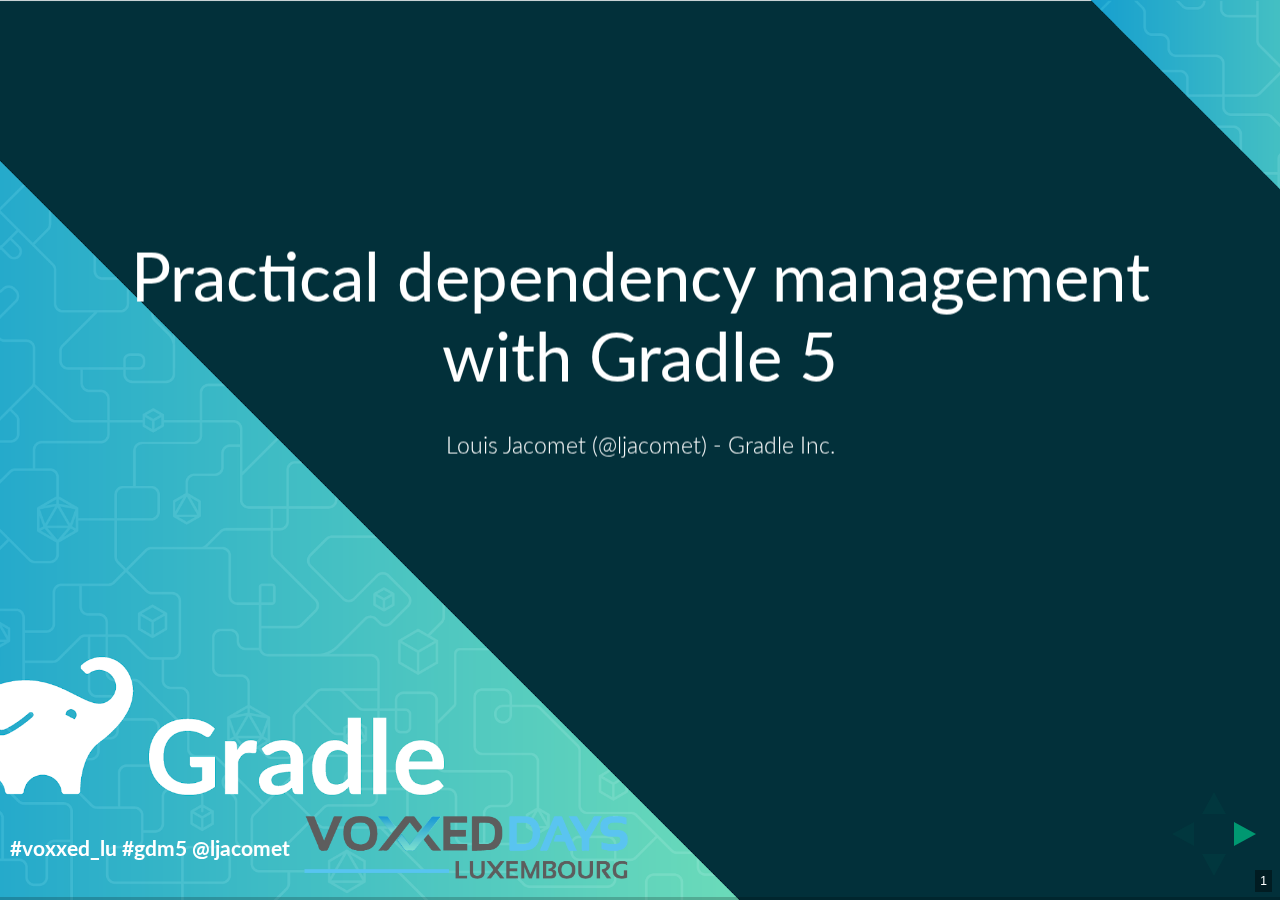
<file: index.html>
<!DOCTYPE html><html lang="en"><head><meta charset="utf-8" /><title>: Practical dependency management with Gradle 5</title><meta content="yes" name="apple-mobile-web-app-capable" /><meta content="black-translucent" name="apple-mobile-web-app-status-bar-style" /><meta content="width=device-width, initial-scale=1.0, maximum-scale=1.0, user-scalable=no, minimal-ui" name="viewport" /><link href="reveal.js/css/reveal.css" rel="stylesheet" /><link rel="stylesheet" href="reveal.js/css/theme/gradle.css" id="theme" /><!--This CSS is generated by the Asciidoctor-Reveal.js converter to further integrate AsciiDoc's existing semantic with Reveal.js--><style type="text/css">.reveal div.right {
  float: right;
}

/* callouts */
.conum[data-value] {display:inline-block;color:#fff!important;background-color:rgba(50,150,50,.8);-webkit-border-radius:100px;border-radius:100px;text-align:center;font-size:.75em;width:1.67em;height:1.67em;line-height:1.67em;font-family:"Open Sans","DejaVu Sans",sans-serif;font-style:normal;font-weight:bold}
.conum[data-value] *{color:#fff!important}
.conum[data-value]+b{display:none}
.conum[data-value]:after{content:attr(data-value)}
pre .conum[data-value]{position:relative;top:-.125em}
b.conum *{color:inherit!important}
.conum:not([data-value]):empty{display:none}</style><link rel="stylesheet" href="https://cdnjs.cloudflare.com/ajax/libs/font-awesome/4.3.0/css/font-awesome.min.css" /><link href="reveal.js/lib/css/zenburn.css" rel="stylesheet" /><script>var link = document.createElement( 'link' );
link.rel = 'stylesheet';
link.type = 'text/css';
link.href = window.location.search.match( /print-pdf/gi ) ? "reveal.js/css/print/pdf.css" : "reveal.js/css/print/paper.css";
document.getElementsByTagName( 'head' )[0].appendChild( link );</script><!--[if lt IE 9]><script src="reveal.js/lib/js/html5shiv.js"></script><![endif]-->
<link rel="stylesheet" type="text/css" href="reveal.js/css/theme/asciinema-player.css" />
<link rel="stylesheet" type="text/css" href="reveal.js/css/theme/asciinema-theme-gradle.css" />
<link rel="stylesheet" type="text/css" href="reveal.js/css/theme/github-gist.css" />
<script src="reveal.js/css/theme/asciinema-player.js"></script></head><body><div class="reveal"><div class="slides"><section class="title" data-state="title" data-transition="zoom" data-transition-speed="fast" data-background-image="./images/title.png"><h1></h1><h2>Practical dependency management with Gradle 5</h2><div class="preamble"><div class="paragraph"><p>Louis Jacomet (@ljacomet) - Gradle Inc.</p></div></div></section>
<section><section id="who-am-i"><h2>Who am I?</h2></section><section id="louis"><pre class="highlight listingblock"><code data-noescape="" class="groovy language-groovy">speaker {
    name 'Louis Jacomet'
    company 'Gradle Inc.'

    previously 'Terracotta / Ehcache',
              'Freelance consultant',

    outputs Stream.of(bugs),

    twitter '@ljacomet',
    github 'ljacomet',

    extraDescription '''Did not figure out fully
                        how to stay out of management?!?'''
}</code></pre></section></section>
<section><section id="what-is-gradle" data-background-color="#01303a"><h2>What is Gradle?</h2></section><section id="gradle-s-purpose"><h2>Gradle&#8217;s purpose</h2><div class="paragraph"><p>Gradle is a build and automation tool.</p></div>
<div class="ulist"><ul><li class="fragment"><p>JVM based</p></li><li class="fragment"><p>Implemented in Java</p></li><li class="fragment"><p>100% Free Open Source - Apache Standard License 2.0</p></li></ul></div></section><section id="agnostic-build-system"><h2>Agnostic Build System</h2><div class="ulist"><ul><li><p>Java ecosystem</p><div class="ulist"><ul><li><p>Groovy, Kotlin, Scala, &#8230;&#8203;</p></li></ul></div></li><li><p>Native ecosystem</p><div class="ulist"><ul><li><p>C, C++, Swift, &#8230;&#8203;</p></li></ul></div></li><li><p>Android</p></li><li><p>Misc</p><div class="ulist"><ul><li><p>Go, Asciidoctor, &#8230;&#8203;</p></li></ul></div></li></ul></div></section><section id="gradle-in-figures"><h2>Gradle in figures</h2><div class="ulist"><ul><li class="fragment"><p>10.0M+ downloads / month</p></li><li class="fragment"><p><a href="https://techcrunch.com/2017/04/07/tracking-the-explosive-growth-of-open-source-software/">#17 OSS projects worldwide</a></p></li><li class="fragment"><p>35+ Gradle Engineers</p></li><li class="fragment"><p>300K builds/week @LinkedIn</p></li></ul></div></section><section id="gradle-inc"><h2>Gradle Inc.</h2><div class="paragraph"><p>The company behind Gradle.</p></div>
<div class="ulist"><ul><li class="fragment"><p>Build Happiness</p></li><li class="fragment"><p>Employs full time engineers</p></li><li class="fragment"><p>Providing Gradle Build Scans and Gradle Enterprise</p></li><li class="fragment"><p>Trainings and webinars: online and free</p></li></ul></div></section><section id="gradle-enterprise"><h2>Gradle Enterprise</h2><div class="imageblock" style=""><img src="./images/gradle-enterprise.png" alt="gradle enterprise" width="80%" height="80%" /></div></section><section id="gradle-is-hiring"><h2>Gradle is hiring!</h2><div class="ulist"><ul><li><p>Fully distributed development team</p></li><li><p>Exciting project used by millions</p></li><li><p>Build Tool team and Gradle Enterprise positions</p></li></ul></div>
<div class="paragraph"><p>If anything you hear from now on sounds like a great problem to solve,</p></div>
<div class="paragraph"><p>Talk to us!</p></div>
<div class="ulist"><ul><li><p><a href="https://gradle.com/careers/" class="bare">https://gradle.com/careers/</a></p></li></ul></div></section></section>
<section><section id="why-dependency-management" data-background-color="#01303a"><h2>Why dependency management?</h2></section><section id="a-long-time-ago"><h2>A long time ago &#8230;&#8203;</h2><pre class="highlight listingblock"><code data-noescape="" class="bash language-bash">&gt; javac -d out *.java
&gt; cd out/
&gt; jar cf ../../lib/project1.jar *.class
&gt; cd ../../project2
&gt; javac -cp ../lib/project1.jar -d out *.class</code></pre></section><section id="then-came-tools"><h2>Then came tools</h2><div class="ulist"><ul><li><p>Helped you build and package</p></li><li><p>Did not handle dependencies</p><div class="ulist"><ul><li><p>Download jars from project website</p></li><li><p>Lived in a <code>lib</code> directory or equivalent</p></li><li><p>Often saved next to code in source control</p></li></ul></div></li></ul></div></section><section id="growing-ecosystem"><h2>Growing ecosystem</h2><div class="paragraph"><p>With the growing popularity of Java and the growth of its ecosystem,
managing all dependencies of a project turns into a dependency chase.</p></div></section><section id="thus-dependency-management"><h2>Thus dependency management &#8230;&#8203;</h2><div class="ulist"><ul><li><p>Ivy or Maven would take care of your dependencies</p><div class="ulist"><ul><li><p>Libraries have known coordinates</p></li><li><p>Published to repositories, with metadata in addition of the binary</p></li><li><p>Automated the transitive aspect of dependency management</p></li></ul></div></li></ul></div></section><section id="and-gradle-joins-the-party"><h2>And Gradle joins the party</h2><div class="ulist"><ul><li><p>Compatible with all of the previous options</p><div class="ulist"><ul><li><p><code>lib</code> or custom repositories</p></li><li><p>Ivy metadata</p></li><li><p>Maven metadata</p></li><li><p>Gradle Module Metadata (<a href="https://blog.gradle.org/gradle-metadata-1.0">since 5.3</a>)</p></li><li><p>and more &#8230;&#8203;</p></li></ul></div></li></ul></div></section></section>
<section><section id="dependency-handling-in-gradle" data-background-color="#01303a"><h2>Dependency handling in Gradle</h2><div class="paragraph"><p>Need a refresh?</p></div></section><section id="declaring-dependencies"><h2>Declaring dependencies</h2><div class="ulist"><ul><li><p>Repositories</p></li><li><p>Configurations</p></li><li><p>Dependencies</p></li></ul></div></section><section id="repositories"><h2>Repositories</h2><div class="ulist"><ul><li><p>Enables automated fetching of remote dependencies</p></li><li><p>Gradle attaches importance to the source of a dependency, its origin repository.</p></li><li><p>Declaration order matters</p></li><li><p>And <code>mavenLocal()</code>?</p></li></ul></div>
<aside class="notes"><div class="ulist"><ul><li><p>Talk about download, caching</p></li><li><p>checksums and refresh</p></li></ul></div></aside></section><section id="repository-content-filtering"><h2>Repository content filtering</h2><div class="paragraph"><p>New in Gradle 5.1:</p></div>
<pre class="highlight listingblock"><code data-noescape="" class="groovy language-groovy">repositories {
    maven {
        url "https://repo.mycompany.com"
        content {
           includeGroupByRegex "com\\.mycompany.*"
        }
    }
}</code></pre></section><section id="configurations"><h2>Configurations</h2><div class="paragraph"><p>Three different kinds:</p></div>
<div class="ulist"><ul><li class="fragment"><p>Bucket of dependencies</p><div class="ulist"><ul><li><p><code>canBeResolved=false, canBeConsumed=false</code></p></li></ul></div></li><li class="fragment"><p>Resolvable configurations</p><div class="ulist"><ul><li><p><code>canBeResolved=true, canBeConsumed=false</code></p></li></ul></div></li><li class="fragment"><p>Consumable configurations</p><div class="ulist"><ul><li><p><code>canBeResolved=false, canBeConsumed=true</code></p></li></ul></div></li></ul></div></section><section id="dependencies"><h2>Dependencies</h2><pre class="highlight listingblock"><code data-noescape="" class="groovy language-groovy">dependencies {
    implementation 'org.slf4j:slf4j-api:1.7.26'
}</code></pre>
<div class="paragraph"><p>You can also use rich version declarations:</p></div>
<pre class="highlight listingblock"><code data-noescape="" class="groovy language-groovy">dependencies {
   implementation("info.picocli:picocli") {
       version {
          strictly("[3.9, 4.0[")
          prefer("3.9.5")
          reject("3.9.3")
       }
   }
}</code></pre></section><section id="semantics-and-dependencies"><h2>Semantics and dependencies</h2><div class="paragraph"><p>Gradle has a strong modelling of dependencies:</p></div>
<div class="ulist"><ul><li><p>Semantic difference between compilation and runtime</p></li><li><p>Semantic difference between building a library and building <em>against</em> a library</p></li><li><p>Ability for a module to produce more than one variant</p></li></ul></div></section></section>
<section><section id="inspecting-the-dependency-graph" data-background-color="#01303a"><h2>Inspecting the dependency graph</h2></section><section id="the-build-declaration"><h2>The build declaration</h2><div class="paragraph"><p>Example from Netflix: <a href="https://github.com/Netflix/genie" class="bare">https://github.com/Netflix/genie</a></p></div>
<pre class="highlight listingblock"><code data-noescape="" class="groovy language-groovy">dependencies {
    implementation(project(":genie-security"))
    implementation(project(":genie-web"))
    implementation(project(":genie-ui"))

    testImplementation(project(":genie-test"))
    testImplementation(project(":genie-test-web"))
}</code></pre>
<div class="paragraph"><p>So which dependencies will be used then?</p></div>
<div class="paragraph"><p>For compilation? at runtime?</p></div></section><section id="demo" data-background-color="#01303a"><h2>Demo</h2><aside class="notes"><div class="ulist"><ul><li><p>compileClasspath vs runtimeClasspath</p></li><li><p>Structure of the tree</p></li><li><p>Version information</p></li><li><p>Notations for omitted and constraints</p></li></ul></div></aside></section><section id="code-dependencies-code-reporting-task"><h2><code>dependencies</code> reporting task</h2><div class="paragraph"><p><code>$ ./gradlew genie-app:dependencies --configuration compileClasspath</code></p></div>
<div class="ulist"><ul><li><p>Will resolve the configuration <code>compileClasspath</code></p></li><li><p>Will list all dependencies it contains as a tree</p><div class="ulist"><ul><li><p>First level dependencies at the root</p></li><li><p>then transitive dependencies</p></li></ul></div></li></ul></div></section><section id="dependencies-2"><div class="ulist"><ul><li><p>Provides information about the versions</p><div class="ulist"><ul><li><p>Requested version vs. resolved version</p></li></ul></div></li><li><p>Cuts repeating parts - see the <code>(*)</code></p></li><li><p>Indicates constraints - see the <code>(c)</code></p></li></ul></div></section><section id="code-dependencyinsight-code-reporting-task"><h2><code>dependencyInsight</code> reporting task</h2><div class="paragraph"><p><code>$ ./gradlew genie-app:dependencyInsight --configuration compileClasspath --dependency jsr305</code></p></div>
<div class="ulist"><ul><li><p>Will give detailed information on a dependency</p></li><li><p>What was selected?</p></li><li><p>What participated in the selection?</p></li></ul></div></section><section id="help-your-future-self"><h2>Help your future self!</h2><div class="paragraph"><p>A number of APIs around dependencies have a <code>because(String)</code> method.</p></div>
<div class="paragraph"><p>Use it and its output will be part of the dependency insight report.</p></div>
<pre class="highlight listingblock"><code data-noescape="" class="groovy language-groovy">dependencies {
   implementation("info.picocli:picocli") {
       version {
          strictly("[3.9, 4.0[")
          prefer("3.9.5")
          reject("3.9.3")
       }
       because("Provides command-line argument parsing but not 3.9.3 that has a bug affecting our usage")
   }
}</code></pre></section><section id="really-do"><h2>Really do!</h2><pre class="highlight listingblock"><code data-noescape="" class="groovy language-groovy">configurations.all {
    resolutionStrategy.eachDependency {
        if (requested.group == "org.gradle") {
            useVersion("1.4")
            because("API breakage in higher versions")
        }
    }
}</code></pre></section><section id="even-more-options-with-plugins"><h2>Even more options with plugins</h2><div class="ulist"><ul><li class="fragment"><p><a href="https://plugins.gradle.org/plugin/nebula.lint">Gradle Lint Plugin</a></p><div class="ulist"><ul><li><p>Unused dependencies</p></li><li><p>Dependency version bump</p></li></ul></div></li><li class="fragment"><p><a href="https://plugins.gradle.org/plugin/com.github.ben-manes.versions">Gradle Versions Plugin</a></p><div class="ulist"><ul><li><p>Reports on dependency versions used compared to available ones in repositories</p></li></ul></div></li><li class="fragment"><p>And more &#8230;&#8203;</p></li></ul></div></section></section>
<section><section id="bill-of-materials-support-in-gradle" data-background-color="#01303a"><h2>Bill Of Materials support in Gradle</h2></section><section id="what-is-a-maven-bom"><h2>What is a Maven BOM?</h2><div class="ulist"><ul><li><p>Defines versions (and more) for dependencies</p></li><li><p>Used for obtaining a consistent set of versions</p><div class="ulist"><ul><li><p>For modules composing a library, that work better together at the same version</p></li><li><p>For heterogeneous modules that form an ecosystem</p></li></ul></div></li><li><p>Allows to omit versions in the build file that imports it</p></li></ul></div>
<div class="paragraph"><p><a href="http://repo.maven.apache.org/maven2/org/springframework/boot/spring-boot-dependencies/2.1.6.RELEASE/spring-boot-dependencies-2.1.6.RELEASE.pom">Example</a></p></div></section><section id="importing-a-bom-in-gradle"><h2>Importing a BOM in Gradle</h2><pre class="highlight listingblock"><code data-noescape="" class="groovy language-groovy">dependencies {
    implementation(
        platform(
            'org.springframework.boot:spring-boot-dependencies:2.1.6.RELEASE'
        )
    )
}</code></pre></section><section id="particularities-in-gradle"><h2>Particularities in Gradle</h2><div class="ulist"><ul><li><p>BOM dependency declarations are imported as <em>constraints</em></p></li><li><p>BOMs are like regular dependencies, they can be visible by consumers</p></li><li><p>Gradle <em>always</em> considers <em>all</em> versions in a dependency graph</p><div class="ulist"><ul><li><p>No shortest path wins</p></li></ul></div></li></ul></div>
<div class="paragraph"><p>This creates an important difference with application of BOMs in Maven:</p></div>
<div class="paragraph"><p><em>In Gradle, the transitive dependency graph can still resolve a dependency with a different version than specified in the BOM.</em></p></div></section><section id="enforced-boms"><h2>Enforced BOMs</h2><pre class="highlight listingblock"><code data-noescape="" class="groovy language-groovy">dependencies {
    implementation(
        enforcedPlatform(
            'org.springframework.boot:spring-boot-dependencies:2.1.6.RELEASE'
        )
    )
}</code></pre>
<div class="paragraph"><p>Will result in constraints that <em>force</em> versions instead of participating in version conflict resolution.</p></div>
<div class="paragraph"><p>Use responsibly, as again, this can be visible to your consumers.</p></div></section><section id="replacement-of-spring-dependency-management-plugin"><h2>Replacement of Spring dependency management plugin</h2><div class="ulist"><ul><li><p>For most use cases</p></li><li><p>Unsupported scenarios:</p><div class="ulist"><ul><li><p>If you want to override properties defined in the BOM to have a different set of constraints</p></li><li><p>Local dependency declaration causing a downgrade</p></li></ul></div></li></ul></div></section></section>
<section><section id="aligning-a-group-of-dependencies" data-background-color="#01303a"><h2>Aligning a group of dependencies</h2></section><section id="what-is-the-problem"><h2>What is the problem?</h2><div class="ulist"><ul><li><p>A group of dependencies are designed to work together.</p><div class="ulist"><ul><li><p>Think <code>jackson</code> or even the Spring framework</p></li></ul></div></li><li><p>Through transitive dependency updates, modules end up having different versions</p></li></ul></div>
<div class="paragraph"><p>So the goal would be to have the tools to make sure that <em>any</em> upgrade of <em>any</em> module would cause the whole set to upgrade its version.</p></div></section><section id="demo-2" data-background-color="#01303a"><h2>Demo</h2></section><section id="virtual-platforms-for-published-libraries"><h2>Virtual platforms for published libraries</h2><div class="ulist"><ul><li class="fragment"><p>Name a virtual platform module</p></li><li class="fragment"><p>Enhance library modules metadata to reference that platform</p></li><li class="fragment"><p>Each added module is also made part of the virtual platform</p><div class="ulist"><ul><li><p>When <code>jackson-dataformat-yaml</code> says it belongs to the platform, all platform <em>versions</em> now point to it as well</p></li></ul></div></li><li class="fragment"><p>Alignment!</p></li></ul></div></section><section id="details-details"><h2>Details, details</h2><div class="ulist"><ul><li class="fragment"><p>A virtual platform can only align to a version it sees in the graph</p></li><li class="fragment"><p>A virtual platform will <em>attempt</em> alignment on all modules</p><div class="ulist"><ul><li><p>I a module <code>X</code> does not exist in version <code>B</code>, lower known versions will be tried in decreasing order</p></li></ul></div></li></ul></div></section><section id="can-i-leverage-an-existing-bom"><h2>Can I leverage an existing BOM?</h2><div class="ulist"><ul><li class="fragment"><p>Yes, but:</p></li><li class="fragment"><p>You still need the <code>belongsTo</code></p></li><li class="fragment"><p>Alignment will be according to the BOM definitions</p></li></ul></div></section></section>
<section><section id="gradle-java-platforms" data-background-color="#01303a"><h2>Gradle Java platforms</h2></section><section id="the-code-java-platform-code-plugin"><h2>The <code>java-platform</code> plugin</h2><div class="paragraph"><p>A special kind of project, that contains no code but only defines constraints, and optionally dependencies.</p></div>
<div class="paragraph"><p>Allows you to model different things:</p></div>
<div class="ulist"><ul><li class="fragment"><p>Defines the versions of dependencies for your multi project build</p></li><li class="fragment"><p>Defines a set of dependencies that have been tested together and can be the base for others to develop on top</p></li><li class="fragment"><p>Defines the different modules that compose your published library</p></li></ul></div></section><section id="multi-project-platform-example"><h2>Multi project platform example</h2><pre class="highlight listingblock"><code data-noescape="" class="groovy language-groovy">plugins {
  `java-platform`
}

dependencies {
    constraints {
        api("commons-httpclient:commons-httpclient:3.1")
        runtime("org.postgresql:postgresql:42.2.5")
    }
}</code></pre></section><section id="recommendation-platform-example"><h2>Recommendation platform example</h2><pre class="highlight listingblock"><code data-noescape="" class="groovy language-groovy">plugins {
  `java-platform`
}

javaPlatform {
    allowDependencies()
}

dependencies {
  constraints {
      runtime('org.postgresql:postgresql:42.2.6')
  }
  api(platform('org.springframework.boot:spring-boot-dependencies:2.1.5.RELEASE'))
  api(platform('com.fasterxml.jackson:jackson-bom:2.8.9'))
}</code></pre></section><section id="alignment-platform"><h2>Alignment platform</h2><pre class="highlight listingblock"><code data-noescape="" class="groovy language-groovy">plugins {
  `java-platform`
}

dependencies {
    constraints {
        api(project(':common'))
        api(project(':server'))
        api(project(':client'))
    }
}</code></pre>
<div class="paragraph"><p>In addition each of the modules uses the platform.</p></div></section><section id="but"><h2>But &#8230;&#8203;</h2><div class="ulist"><ul><li><p>To leverage all of this, Maven or Ivy metadata formats are not enough</p></li><li><p>Gradle has now its own metadata format</p><div class="ulist"><ul><li><p>Stable since Gradle 5.3</p></li><li><p>Turned on by default in (upcoming) Gradle 6.0</p></li></ul></div></li></ul></div>
<div class="paragraph"><p>Try it out with the following in your <code>settings.gradle</code>:</p></div>
<pre class="highlight listingblock"><code data-noescape="" class="groovy language-groovy">enableFeaturePreview("GRADLE_METADATA")</code></pre></section></section>
<section><section id="module-capabilities" data-background-color="#01303a"><h2>Module capabilities</h2></section><section id="definition"><h2>Definition</h2><div class="ulist"><ul><li><p>Modules have different coordinates</p></li><li><p>However they sometimes conflict, replace each other, &#8230;&#8203;</p></li></ul></div>
<div class="paragraph"><p>What if there was something to express that?</p></div>
<div class="paragraph"><p>And your dependency management system could use that information?</p></div></section><section id="the-famous-logging-problem"><h2>The famous logging problem</h2><div class="ulist"><ul><li class="fragment"><p>Slf4j and is bridging / replacement modules</p></li><li class="fragment"><p><code>log4j</code> vs. <code>slf4j-log4j12</code> vs. <code>log4j-over-slf4j</code></p></li><li class="fragment"><p>And similarly for <code>java.util.logging</code></p></li><li class="fragment"><p>And again for <code>commons-logging</code></p></li></ul></div></section><section id="the-renamed-or-variant-of-libraries"><h2>The renamed or variant of libraries</h2><div class="ulist"><ul><li class="fragment"><p><code>asm:asm</code> now known as <code>org.ow2.asm:asm</code></p></li><li class="fragment"><p><code>junit:junit-dep</code> and <code>junit:junit</code></p></li><li class="fragment"><p><code>cglib:cglib-nodep</code> and <code>cglib:cglib</code></p></li></ul></div></section><section id="enter-capabilities"><h2>Enter capabilities</h2><div class="ulist"><ul><li><p>Expressed as a GAV - yes, versioned!</p></li><li><p>By default, all modules have a capability that matches their coordinates</p></li><li><p>It is illegal to have two modules providing the same capability in a dependency graph</p></li></ul></div></section><section id="how-to-use-them"><h2>How to use them?</h2><pre class="highlight listingblock"><code data-noescape="" class="groovy language-groovy">dependencies {
  components.withModule('org.slf4j:log4j-over-slf4j', Log4JOverSlf4JRule)
}

class Log4JOverSlf4JRule implements ComponentMetadataRule {
  @Override
  void execute(ComponentMetadataContext context) {
    def details = context.details
    def version = details.id.version
    details.allVariants { variant -&gt;
      variant.withCapabilities { capabilities -&gt;
        capabilities.addCapability("org.apache.logging.log4j", "log4j", "1.2.18")
        capabilities.addCapability("org.slf4j", "slf4j-log4j12", version)
      }
    }
  }
}</code></pre></section><section id="limitations"><h2>Limitations</h2><div class="ulist"><ul><li class="fragment"><p>Does not get triggered if there is no conflict</p></li><li class="fragment"><p>Currently only a detection mechanism</p></li><li class="fragment"><p>Unless the engine can <em>upgrade</em> the version of the capability</p></li><li class="fragment"><p>Future work to ease expressing a preference</p><div class="ulist"><ul><li><p>For this capability, my graph should use that module</p></li></ul></div></li></ul></div></section></section>
<section><section id="dependency-locking-usage-pattern" data-background-color="#01303a"><h2>Dependency locking usage pattern</h2></section><section id="the-scenario"><h2>The scenario</h2><div class="ulist"><ul><li class="fragment"><p>Organization with multiple repositories</p></li><li class="fragment"><p>Applications are built using internal libraries or frameworks</p></li><li class="fragment"><p>Keeping up to date with the internal releases is done:</p><div class="ulist"><ul><li><p>Through <code>-SNAPSHOT</code> dependencies, with all the potential instability</p></li><li><p>Manually, with edits of versions following releases</p></li></ul></div></li><li class="fragment"><p>Could it be better?</p></li></ul></div></section><section id="locking-refresher"><h2>Locking refresher</h2><div class="ulist"><ul><li><p>Usage of dynamic versions make builds non reproducible</p></li><li><p>Dependency locking freezes these dynamic versions, giving back reproducibility</p></li><li><p>Generates one file per locked configuration that contains the module GAV</p></li></ul></div></section><section id="enabling-locking"><h2>Enabling locking</h2><pre class="highlight listingblock"><code data-noescape="" class="groovy language-groovy">configurations {
  compileClasspath {
    resolutionStrategy.activateDependencyLocking()
  }
}</code></pre></section><section id="generating-locking-state"><h2>Generating locking state</h2><pre class="highlight listingblock"><code data-noescape="" class="shell language-shell">$ ./gradlew compileJava --write-locks</code></pre>
<div class="ulist"><ul><li><p>Through the task execution, a number of configurations are resolved</p></li><li><p>All the configurations that have locking activated <em>and</em> are resolved will write their lock state</p></li></ul></div></section><section id="leveraging-lock-state"><h2>Leveraging lock state</h2><pre class="highlight listingblock"><code data-noescape="" class="shell language-shell">$ ./gradlew compileJava</code></pre>
<div class="ulist"><ul><li><p>All resolved configurations that have existing lock state <em>and</em> are resolved will load it and apply it</p></li><li><p>Build fails if dependencies have been added, removed or changed version</p></li></ul></div></section><section id="updating-lock-state"><h2>Updating lock state</h2><pre class="highlight listingblock"><code data-noescape="" class="shell language-shell">$ ./gradlew compileJava --update-locks my.company:*</code></pre>
<div class="ulist"><ul><li><p>Lock state for matching modules is ignored</p></li><li><p>Remaining lock state is applied in a lenient way, to allow cascading updates</p><div class="ulist"><ul><li><p>Updating <code>my.company:utils</code> may cause an update of <code>com.google.guava:guava</code></p></li></ul></div></li></ul></div></section><section id="how-does-it-help-then"><h2>How does it help then?</h2><pre class="highlight listingblock"><code data-noescape="" class="groovy language-groovy">dependencies {
  implementation 'my.company:utils:[1.0,2.0['
}</code></pre>
<div class="ulist"><ul><li><p>Instead of using <code>-SNAPSHOT</code> or fixed version, use ranges</p></li><li><p>Since your organisation controls the versioning, you should be able to rely on semantic versioning</p></li></ul></div></section><section id="demo-3" data-background-color="#01303a"><h2>Demo</h2></section><section id="and-publishing"><h2>And publishing?</h2><div class="ulist"><ul><li class="fragment"><p>If the common components use a similar system, then publishing is an issue</p><div class="ulist"><ul><li><p>By default, Gradle publishes the <em>declared</em> versions</p></li><li><p>Declaring ranges makes <em>your consumers</em> non reproducible</p></li></ul></div></li><li class="fragment"><p>Leverage the publication of <em>resolved</em> versions</p><div class="ulist"><ul><li><p><code>versionMapping</code> to the rescue</p></li></ul></div></li></ul></div></section><section id="code-versionmapping-code-in-detail"><h2><code>versionMapping</code> in detail</h2><pre class="highlight listingblock"><code data-noescape="" class="groovy language-groovy">publishing {
    publications {
        mavenJava(MavenPublication) {
            versionMapping {
                usage('java-api') {
                    fromResolutionOf('runtimeClasspath')
                }
                usage('java-runtime') {
                    fromResolutionResult()
                }
            }
        }
    }
}</code></pre></section></section>
<section><section id="conclusion" data-background-color="#01303a"><h2>Conclusion</h2></section><section id="discover-and-experiment"><h2>Discover and experiment</h2><div class="ulist"><ul><li class="fragment"><p>Gradle has a rich set of dependency management features</p><div class="ulist"><ul><li><p>Capabilities, selection rules, &#8230;&#8203;</p></li></ul></div></li><li class="fragment"><p>Using them all is not a goal,</p></li><li class="fragment"><p>But sometimes a necessity to accommodate the reality out there</p></li></ul></div></section></section>
<section id="thank-you" data-background-image="./images/thank-you.png" data-background-size="cover"></section></div></div><script src="reveal.js/lib/js/head.min.js"></script><script src="reveal.js/js/reveal.js"></script><script>Array.prototype.slice.call(document.querySelectorAll('.slides section')).forEach(function(slide) {
  if (slide.getAttribute('data-background-color')) return;
  // user needs to explicitly say he wants CSS color to override otherwise we might break custom css or theme (#226)
  if (!(slide.classList.contains('canvas') || slide.classList.contains('background'))) return;
  var bgColor = getComputedStyle(slide).backgroundColor;
  if (bgColor !== 'rgba(0, 0, 0, 0)' && bgColor !== 'transparent') {
    slide.setAttribute('data-background-color', bgColor);
    slide.style.backgroundColor = 'transparent';
  }
})

// See https://github.com/hakimel/reveal.js#configuration for a full list of configuration options
Reveal.initialize({
  // Display presentation control arrows
  controls: true,
  // Help the user learn the controls by providing hints, for example by
  // bouncing the down arrow when they first encounter a vertical slide
  controlsTutorial: true,
  // Determines where controls appear, "edges" or "bottom-right"
  controlsLayout: 'bottom-right',
  // Visibility rule for backwards navigation arrows; "faded", "hidden"
  // or "visible"
  controlsBackArrows: 'faded',
  // Display a presentation progress bar
  progress: true,
  // Display the page number of the current slide
  slideNumber: 'true',
  // Control which views the slide number displays on
  showSlideNumber: 'all',
  // Push each slide change to the browser history
  history: true,
  // Enable keyboard shortcuts for navigation
  keyboard: true,
  // Enable the slide overview mode
  overview: true,
  // Vertical centering of slides
  center: true,
  // Enables touch navigation on devices with touch input
  touch: true,
  // Loop the presentation
  loop: false,
  // Change the presentation direction to be RTL
  rtl: false,
  // Randomizes the order of slides each time the presentation loads
  shuffle: false,
  // Turns fragments on and off globally
  fragments: true,
  // Flags whether to include the current fragment in the URL,
  // so that reloading brings you to the same fragment position
  fragmentInURL: false,
  // Flags if the presentation is running in an embedded mode,
  // i.e. contained within a limited portion of the screen
  embedded: false,
  // Flags if we should show a help overlay when the questionmark
  // key is pressed
  help: true,
  // Flags if speaker notes should be visible to all viewers
  showNotes: false,
  // Global override for autolaying embedded media (video/audio/iframe)
  // - null: Media will only autoplay if data-autoplay is present
  // - true: All media will autoplay, regardless of individual setting
  // - false: No media will autoplay, regardless of individual setting
  autoPlayMedia: null,
  // Number of milliseconds between automatically proceeding to the
  // next slide, disabled when set to 0, this value can be overwritten
  // by using a data-autoslide attribute on your slides
  autoSlide: 0,
  // Stop auto-sliding after user input
  autoSlideStoppable: true,
  // Use this method for navigation when auto-sliding
  autoSlideMethod: Reveal.navigateNext,
  // Specify the average time in seconds that you think you will spend
  // presenting each slide. This is used to show a pacing timer in the
  // speaker view
  defaultTiming: 120,
  // Enable slide navigation via mouse wheel
  mouseWheel: false,
  // Hides the address bar on mobile devices
  hideAddressBar: true,
  // Opens links in an iframe preview overlay
  // Add `data-preview-link` and `data-preview-link="false"` to customise each link
  // individually
  previewLinks: false,
  // Transition style (e.g., none, fade, slide, convex, concave, zoom)
  transition: 'linear',
  // Transition speed (e.g., default, fast, slow)
  transitionSpeed: 'default',
  // Transition style for full page slide backgrounds (e.g., none, fade, slide, convex, concave, zoom)
  backgroundTransition: 'fade',
  // Number of slides away from the current that are visible
  viewDistance: 3,
  // Parallax background image (e.g., "'https://s3.amazonaws.com/hakim-static/reveal-js/reveal-parallax-1.jpg'")
  parallaxBackgroundImage: '',
  // Parallax background size in CSS syntax (e.g., "2100px 900px")
  parallaxBackgroundSize: '',
  // Number of pixels to move the parallax background per slide
  // - Calculated automatically unless specified
  // - Set to 0 to disable movement along an axis
  parallaxBackgroundHorizontal: null,
  parallaxBackgroundVertical: null,
  // The display mode that will be used to show slides
  display: 'block',

  // The "normal" size of the presentation, aspect ratio will be preserved
  // when the presentation is scaled to fit different resolutions. Can be
  // specified using percentage units.
  width: 960,
  height: 700,

  // Factor of the display size that should remain empty around the content
  margin: 0.1,

  // Bounds for smallest/largest possible scale to apply to content
  minScale: 0.2,
  maxScale: 1.5,

  // Optional libraries used to extend on reveal.js
  dependencies: [
      { src: 'reveal.js/lib/js/classList.js', condition: function() { return !document.body.classList; } },
      { src: 'reveal.js/plugin/highlight/highlight.js', async: true, callback: function() { hljs.initHighlightingOnLoad(); } },
      { src: 'reveal.js/plugin/zoom-js/zoom.js', async: true },
      { src: 'reveal.js/plugin/notes/notes.js', async: true },
      
      
      
      
  ],

  

});</script><!-- this currently shows up at the wrong location in the final index.html which means the style font is not properly applied-->

<div class="footer">
    <p>#voxxed_lu #gdm5 @ljacomet</p><img class="conf" src="./images/voxxed_lu.png" />
</div></body></html>
</file>
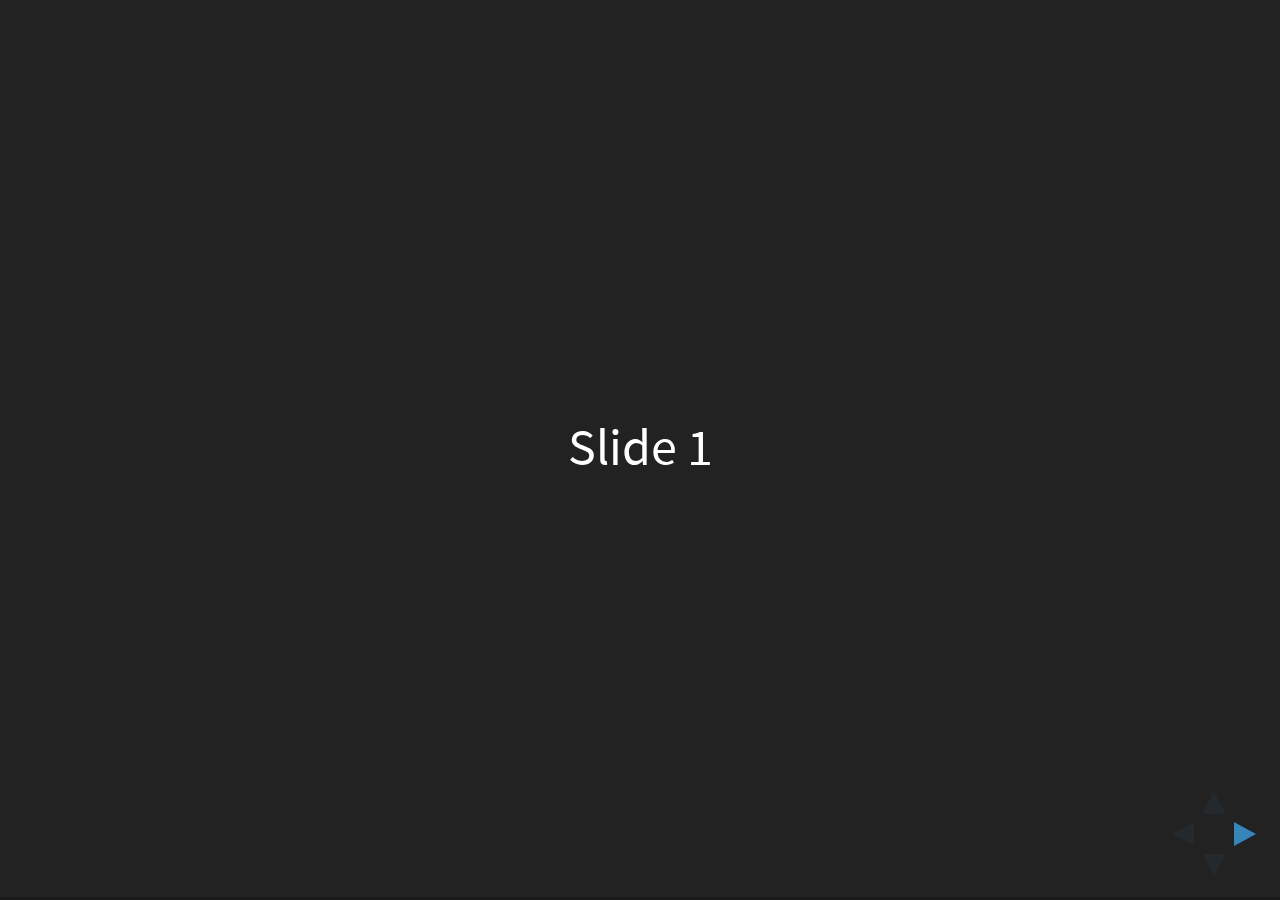
<file: reveal.js/index.html>
<!doctype html>
<html>
	<head>
		<meta charset="utf-8">
		<meta name="viewport" content="width=device-width, initial-scale=1.0, maximum-scale=1.0, user-scalable=no">

		<title>reveal.js</title>

		<link rel="stylesheet" href="css/reveal.css">
		<link rel="stylesheet" href="css/theme/black.css">

		<!-- Theme used for syntax highlighting of code -->
		<link rel="stylesheet" href="lib/css/zenburn.css">

		<!-- Printing and PDF exports -->
		<script>
			var link = document.createElement( 'link' );
			link.rel = 'stylesheet';
			link.type = 'text/css';
			link.href = window.location.search.match( /print-pdf/gi ) ? 'css/print/pdf.css' : 'css/print/paper.css';
			document.getElementsByTagName( 'head' )[0].appendChild( link );
		</script>
	</head>
	<body>
		<div class="reveal">
			<div class="slides">
				<section>Slide 1</section>
				<section>Slide 2</section>
			</div>
		</div>

		<script src="lib/js/head.min.js"></script>
		<script src="js/reveal.js"></script>

		<script>
			// More info about config & dependencies:
			// - https://github.com/hakimel/reveal.js#configuration
			// - https://github.com/hakimel/reveal.js#dependencies
			Reveal.initialize({
				dependencies: [
					{ src: 'plugin/markdown/marked.js' },
					{ src: 'plugin/markdown/markdown.js' },
					{ src: 'plugin/notes/notes.js', async: true },
					{ src: 'plugin/highlight/highlight.js', async: true, callback: function() { hljs.initHighlightingOnLoad(); } }
				]
			});
		</script>
	</body>
</html>
</file>
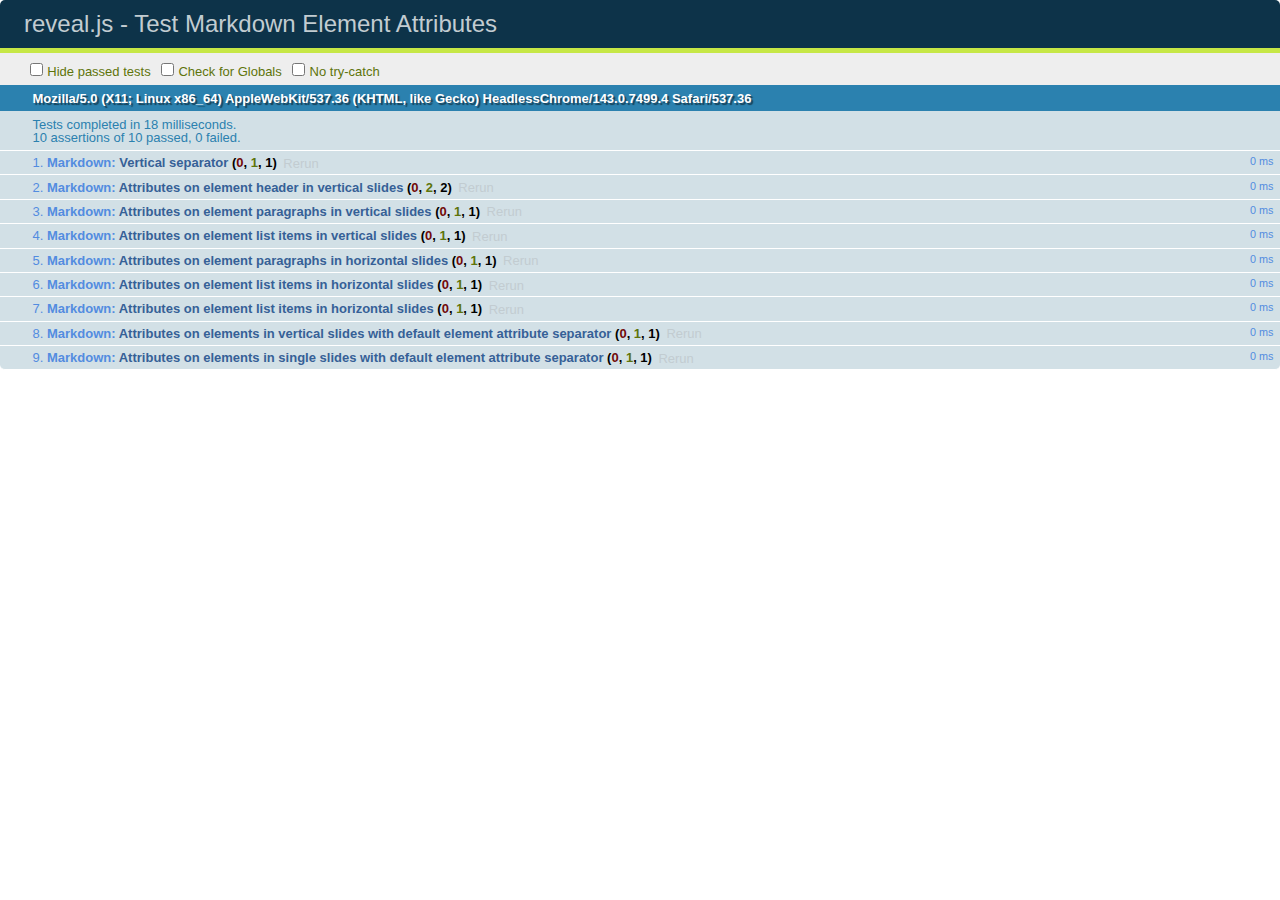
<file: reveal.js/test/test-markdown-element-attributes.html>
<!doctype html>
<html lang="en">

	<head>
		<meta charset="utf-8">

		<title>reveal.js - Test Markdown Element Attributes</title>

		<link rel="stylesheet" href="../css/reveal.css">
		<link rel="stylesheet" href="qunit-1.12.0.css">
	</head>

	<body style="overflow: auto;">

		<div id="qunit"></div>
		<div id="qunit-fixture"></div>

		<div class="reveal" style="display: none;">

			<div class="slides">

				<!-- <section data-markdown="example.md" data-separator="^\n\n\n" data-separator-vertical="^\n\n"></section> -->

				<!-- Slides are separated by newline + three dashes + newline, vertical slides identical but two dashes -->
				<section data-markdown data-separator="^\n---\n$" data-separator-vertical="^\n--\n$" data-element-attributes="{_\s*?([^}]+?)}">>
					<script type="text/template">
						## Slide 1.1
						<!-- {_class="fragment fade-out" data-fragment-index="1"} -->

						--

						## Slide 1.2
						<!-- {_class="fragment shrink"} -->

						Paragraph 1
						<!-- {_class="fragment grow"} -->

						Paragraph 2
						<!-- {_class="fragment grow"} -->

						- list item 1 <!-- {_class="fragment grow"} -->
						- list item 2 <!-- {_class="fragment grow"} -->
						- list item 3 <!-- {_class="fragment grow"} -->


						---

						## Slide 2


						Paragraph 1.2  
						multi-line <!-- {_class="fragment highlight-red"} -->

						Paragraph 2.2 <!-- {_class="fragment highlight-red"} -->

						Paragraph 2.3 <!-- {_class="fragment highlight-red"} -->

						Paragraph 2.4 <!-- {_class="fragment highlight-red"} -->

						- list item 1 <!-- {_class="fragment highlight-green"} -->
						- list item 2<!-- {_class="fragment highlight-green"} -->
						- list item 3<!-- {_class="fragment highlight-green"} -->
						- list item 4
						<!-- {_class="fragment highlight-green"} -->
						- list item 5<!-- {_class="fragment highlight-green"} -->

						Test

						![Example Picture](examples/assets/image2.png)
						<!-- {_class="reveal stretch"} -->

					</script>
				</section>



				<section 	data-markdown data-separator="^\n\n\n"
									data-separator-vertical="^\n\n"
									data-separator-notes="^Note:"
									data-charset="utf-8">
					<script type="text/template">
						# Test attributes in Markdown with default separator
						## Slide 1 Def <!-- .element: class="fragment highlight-red" data-fragment-index="1" -->


						## Slide 2 Def
						<!-- .element: class="fragment highlight-red" -->

					</script>
				</section>

				<section data-markdown>
				  <script type="text/template">
					## Hello world
					A paragraph
					<!-- .element: class="fragment highlight-blue" -->
				  </script>
				</section>

				<section data-markdown>
				  <script type="text/template">
					## Hello world

					Multiple  
					Line
					<!-- .element: class="fragment highlight-blue" -->
				  </script>
				</section>

				<section data-markdown>
				  <script type="text/template">
					## Hello world

					Test<!-- .element: class="fragment highlight-blue" -->

					More Test
				  </script>
				</section>


			</div>

		</div>

		<script src="../lib/js/head.min.js"></script>
		<script src="../js/reveal.js"></script>
		<script src="../plugin/markdown/marked.js"></script>
		<script src="../plugin/markdown/markdown.js"></script>
		<script src="qunit-1.12.0.js"></script>

		<script src="test-markdown-element-attributes.js"></script>

	</body>
</html>
</file>
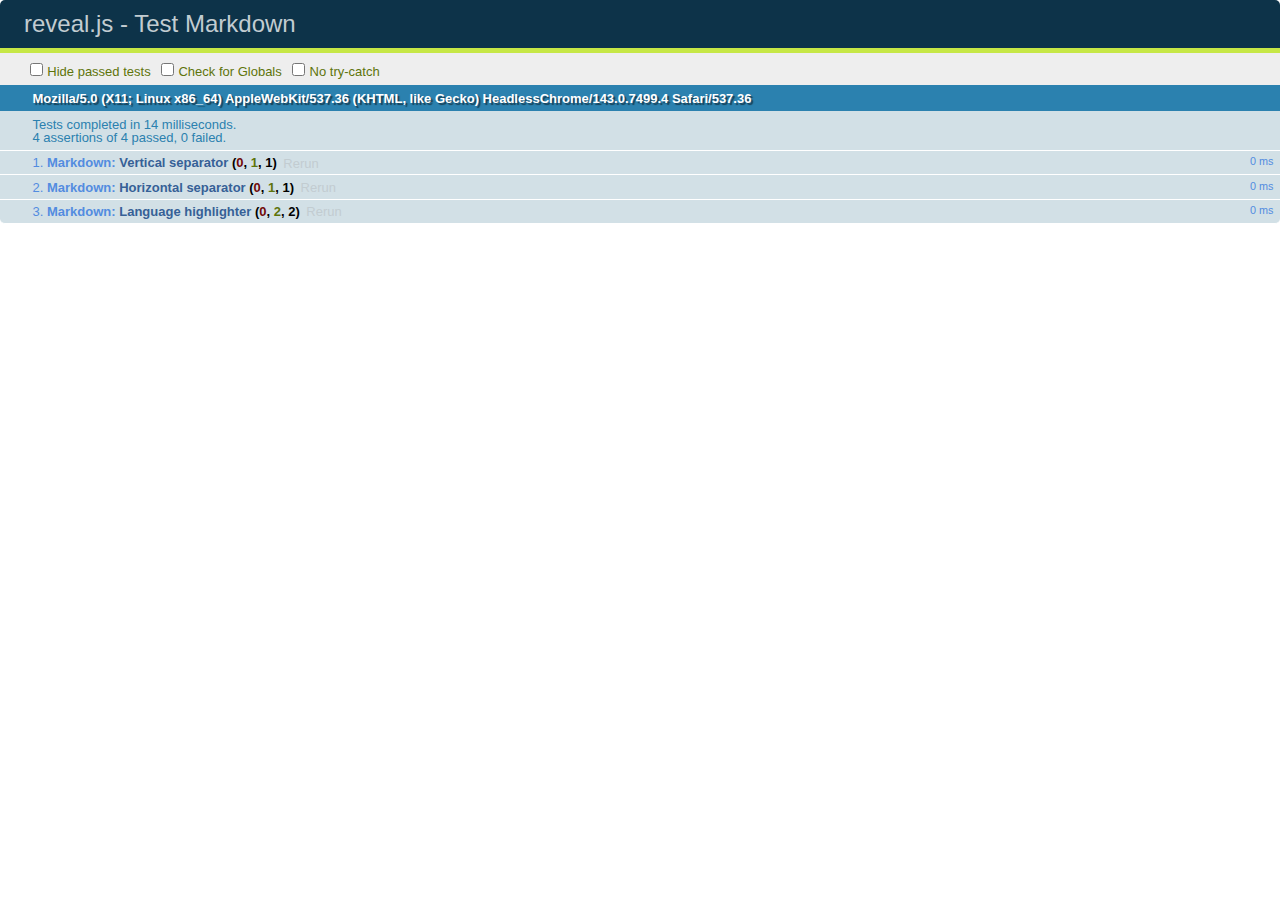
<file: reveal.js/test/test-markdown-external.html>
<!doctype html>
<html lang="en">

	<head>
		<meta charset="utf-8">

		<title>reveal.js - Test Markdown</title>

		<link rel="stylesheet" href="../css/reveal.css">
		<link rel="stylesheet" href="qunit-1.12.0.css">
	</head>

	<body style="overflow: auto;">

		<div id="qunit"></div>
  		<div id="qunit-fixture"></div>

		<div class="reveal" style="display: none;">

			<div class="slides">
				<section data-markdown="simple.md" data-separator="^\n\n\n" data-separator-vertical="^\n\n"></section>
			</div>

		</div>

		<script src="../lib/js/head.min.js"></script>
		<script src="../js/reveal.js"></script>
		<script src="../plugin/highlight/highlight.js"></script>
		<script src="../plugin/markdown/marked.js"></script>
		<script src="../plugin/markdown/markdown.js"></script>
		<script src="qunit-1.12.0.js"></script>

		<script src="test-markdown-external.js"></script>

	</body>
</html>
</file>
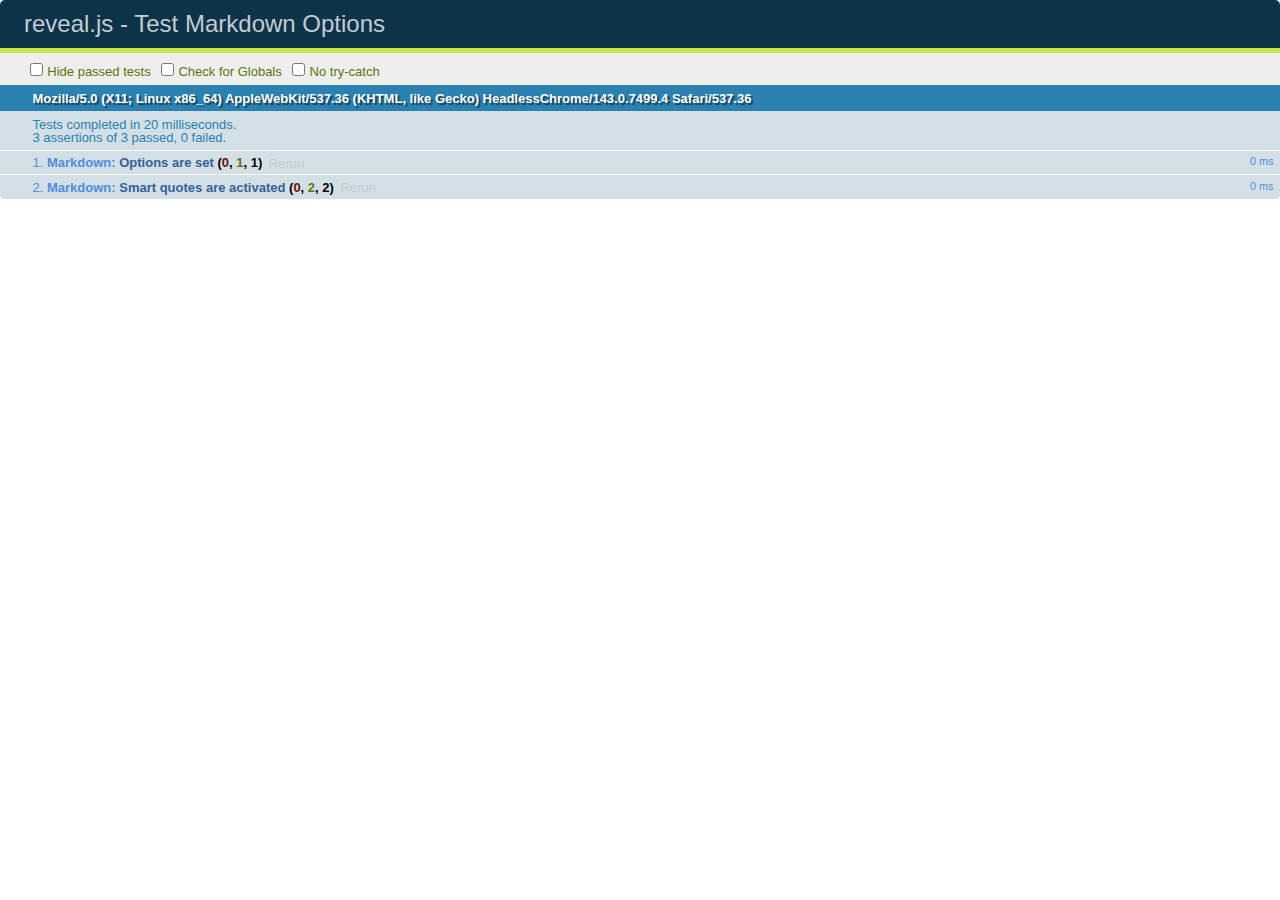
<file: reveal.js/test/test-markdown-options.html>
<!doctype html>
<html lang="en">

	<head>
		<meta charset="utf-8">

		<title>reveal.js - Test Markdown Options</title>

		<link rel="stylesheet" href="../css/reveal.css">
		<link rel="stylesheet" href="qunit-1.12.0.css">
	</head>

	<body style="overflow: auto;">

		<div id="qunit"></div>
		<div id="qunit-fixture"></div>

		<div class="reveal" style="display: none;">

			<div class="slides">

				<section data-markdown>
					<script type="text/template">
						## Testing Markdown Options

						This "slide" should contain 'smart' quotes.
					</script>
				</section>

			</div>

		</div>

		<script src="../lib/js/head.min.js"></script>
		<script src="../js/reveal.js"></script>
		<script src="qunit-1.12.0.js"></script>

		<script src="test-markdown-options.js"></script>

	</body>
</html>
</file>
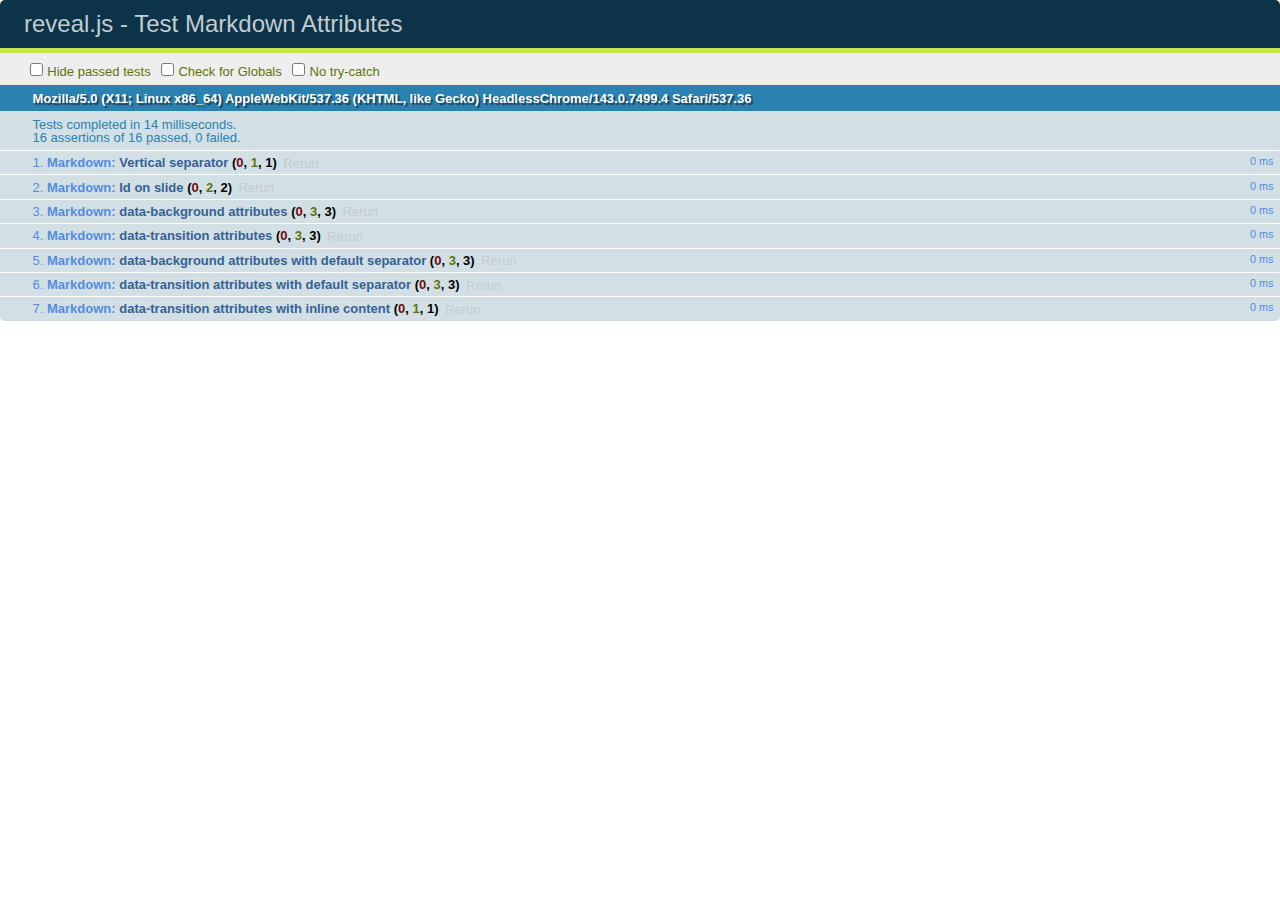
<file: reveal.js/test/test-markdown-slide-attributes.html>
<!doctype html>
<html lang="en">

	<head>
		<meta charset="utf-8">

		<title>reveal.js - Test Markdown Attributes</title>

		<link rel="stylesheet" href="../css/reveal.css">
		<link rel="stylesheet" href="qunit-1.12.0.css">
	</head>

	<body style="overflow: auto;">

		<div id="qunit"></div>
		<div id="qunit-fixture"></div>

		<div class="reveal" style="display: none;">

			<div class="slides">

				<!-- <section data-markdown="example.md" data-separator="^\n\n\n" data-separator-vertical="^\n\n"></section> -->

				<!-- Slides are separated by three lines, vertical slides by two lines, attributes are one any line starting with (spaces and) two dashes -->
				<section 	data-markdown data-separator="^\n\n\n"
									data-separator-vertical="^\n\n"
									data-separator-notes="^Note:"
									data-attributes="--\s(.*?)$"
									data-charset="utf-8">
					<script type="text/template">
						# Test attributes in Markdown
						## Slide 1



						## Slide 2
						<!-- -- id="slide2" data-transition="zoom" data-background="#A0C66B" -->


						## Slide 2.1
						<!-- -- data-background="#ff0000" data-transition="fade" -->


						## Slide 2.2
						[Link to Slide2](#/slide2)



						## Slide 3
						<!-- -- data-transition="zoom" data-background="#C6916B" -->



						## Slide 4
					</script>
				</section>

				<section 	data-markdown data-separator="^\n\n\n"
									data-separator-vertical="^\n\n"
									data-separator-notes="^Note:"
									data-charset="utf-8">
					<script type="text/template">
						# Test attributes in Markdown with default separator
						## Slide 1 Def



						## Slide 2 Def
						<!-- .slide: id="slide2def" data-transition="concave" data-background="#A7C66B" -->


						## Slide 2.1 Def
						<!-- .slide: data-background="#f70000" data-transition="page" -->


						## Slide 2.2 Def
						[Link to Slide2](#/slide2def)



						## Slide 3 Def
						<!-- .slide: data-transition="concave" data-background="#C7916B" -->



						## Slide 4
					</script>
				</section>

				<section data-markdown>
					<script type="text/template">
						<!-- .slide: data-background="#ff0000" -->
						## Hello world
					</script>
				</section>

				<section data-markdown>
					<script type="text/template">
						## Hello world
						<!-- .slide: data-background="#ff0000" -->
					</script>
				</section>

				<section data-markdown>
					<script type="text/template">
						## Hello world

						Test
						<!-- .slide: data-background="#ff0000" -->

						More Test
					</script>
				</section>

			</div>

		</div>

		<script src="../lib/js/head.min.js"></script>
		<script src="../js/reveal.js"></script>
		<script src="../plugin/markdown/marked.js"></script>
		<script src="../plugin/markdown/markdown.js"></script>
		<script src="qunit-1.12.0.js"></script>

		<script src="test-markdown-slide-attributes.js"></script>

	</body>
</html>
</file>
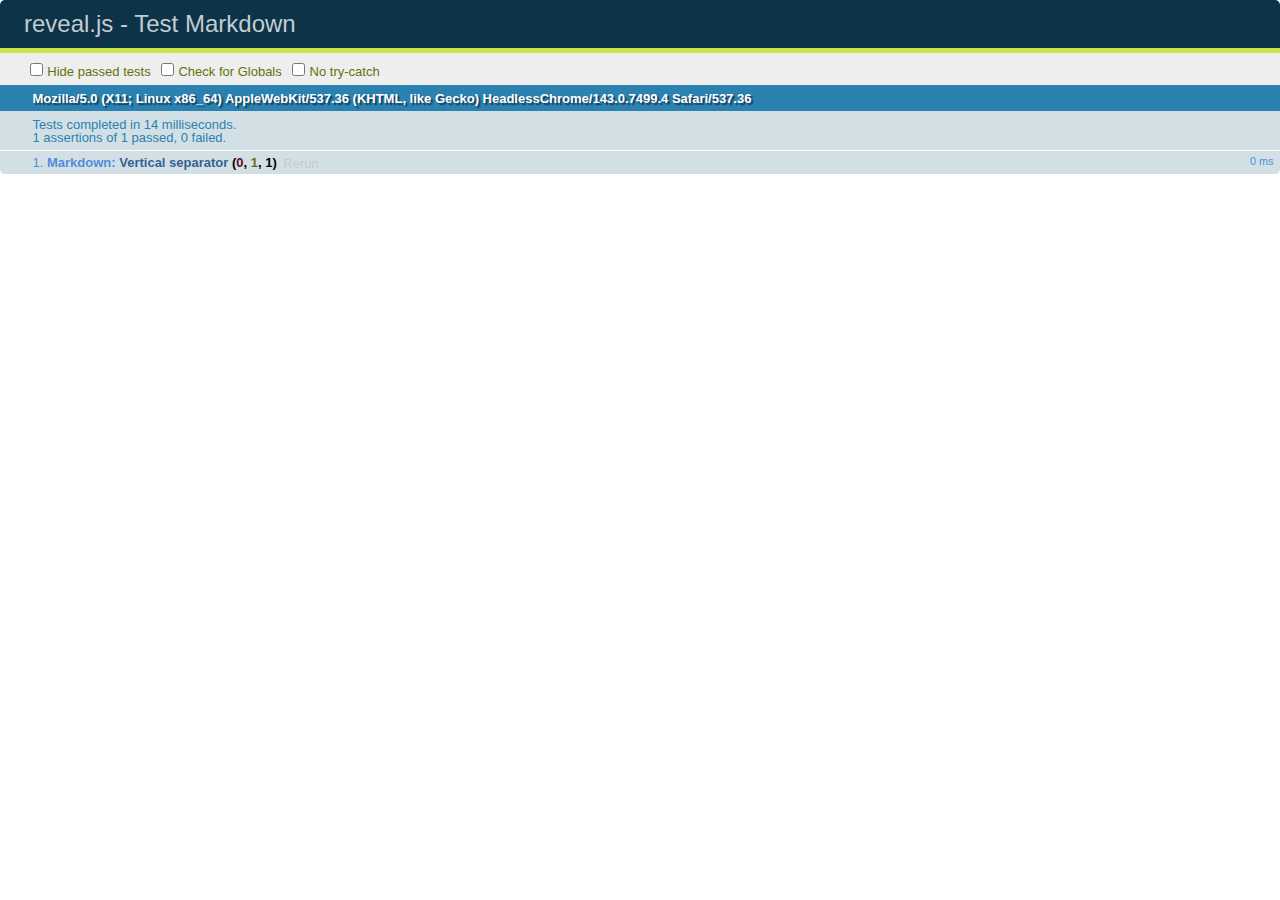
<file: reveal.js/test/test-markdown.html>
<!doctype html>
<html lang="en">

	<head>
		<meta charset="utf-8">

		<title>reveal.js - Test Markdown</title>

		<link rel="stylesheet" href="../css/reveal.css">
		<link rel="stylesheet" href="qunit-1.12.0.css">
	</head>

	<body style="overflow: auto;">

		<div id="qunit"></div>
		<div id="qunit-fixture"></div>

		<div class="reveal" style="display: none;">

			<div class="slides">

				<!-- <section data-markdown="example.md" data-separator="^\n\n\n" data-separator-vertical="^\n\n"></section> -->

				<!-- Slides are separated by newline + three dashes + newline, vertical slides identical but two dashes -->
				<section data-markdown data-separator="^\n---\n$" data-separator-vertical="^\n--\n$">
					<script type="text/template">
						## Slide 1.1

						--

						## Slide 1.2

						---

						## Slide 2
					</script>
				</section>

			</div>

		</div>

		<script src="../lib/js/head.min.js"></script>
		<script src="../js/reveal.js"></script>
		<script src="../plugin/markdown/marked.js"></script>
		<script src="../plugin/markdown/markdown.js"></script>
		<script src="qunit-1.12.0.js"></script>

		<script src="test-markdown.js"></script>

	</body>
</html>
</file>
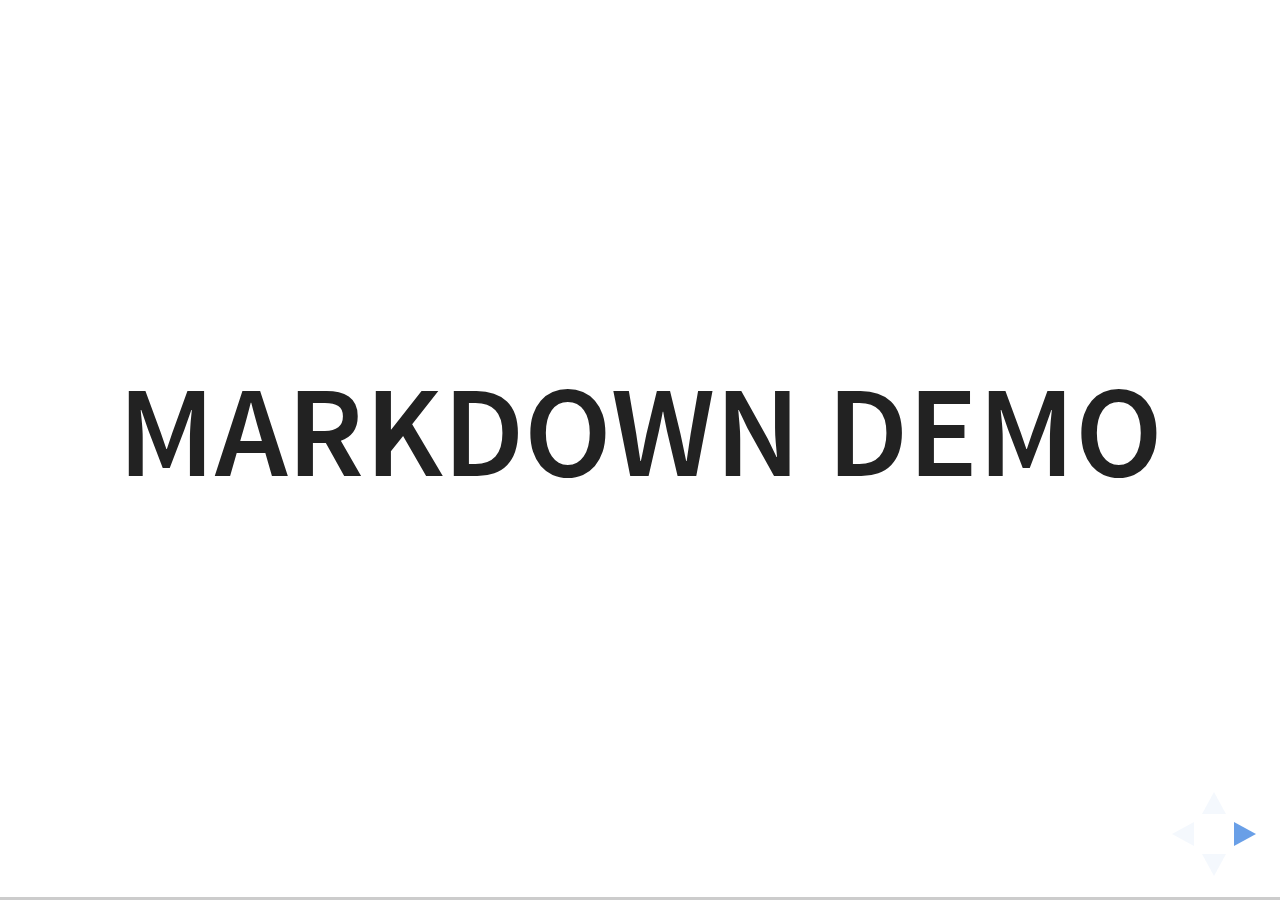
<file: reveal.js/plugin/markdown/example.html>
<!doctype html>
<html lang="en">

	<head>
		<meta charset="utf-8">

		<title>reveal.js - Markdown Demo</title>

		<link rel="stylesheet" href="../../css/reveal.css">
		<link rel="stylesheet" href="../../css/theme/white.css" id="theme">

        <link rel="stylesheet" href="../../lib/css/zenburn.css">
	</head>

	<body>

		<div class="reveal">

			<div class="slides">

                <!-- Use external markdown resource, separate slides by three newlines; vertical slides by two newlines -->
                <section data-markdown="example.md" data-separator="^\n\n\n" data-separator-vertical="^\n\n"></section>

                <!-- Slides are separated by three dashes (quick 'n dirty regular expression) -->
                <section data-markdown data-separator="---">
                    <script type="text/template">
                        ## Demo 1
                        Slide 1
                        ---
                        ## Demo 1
                        Slide 2
                        ---
                        ## Demo 1
                        Slide 3
                    </script>
                </section>

                <!-- Slides are separated by newline + three dashes + newline, vertical slides identical but two dashes -->
                <section data-markdown data-separator="^\n---\n$" data-separator-vertical="^\n--\n$">
                    <script type="text/template">
                        ## Demo 2
                        Slide 1.1

                        --

                        ## Demo 2
                        Slide 1.2

                        ---

                        ## Demo 2
                        Slide 2
                    </script>
                </section>

                <!-- No "extra" slides, since there are no separators defined (so they'll become horizontal rulers) -->
                <section data-markdown>
                    <script type="text/template">
                        A

                        ---

                        B

                        ---

                        C
                    </script>
                </section>

                <!-- Slide attributes -->
                <section data-markdown>
                    <script type="text/template">
                        <!-- .slide: data-background="#000000" -->
                        ## Slide attributes
                    </script>
                </section>

                <!-- Element attributes -->
                <section data-markdown>
                    <script type="text/template">
                        ## Element attributes
                        - Item 1 <!-- .element: class="fragment" data-fragment-index="2" -->
                        - Item 2 <!-- .element: class="fragment" data-fragment-index="1" -->
                    </script>
                </section>

                <!-- Code -->
                <section data-markdown>
                    <script type="text/template">
                        ```php
                        public function foo()
                        {
                            $foo = array(
                                'bar' => 'bar'
                            )
                        }
                        ```
                    </script>
                </section>

            </div>
		</div>

		<script src="../../lib/js/head.min.js"></script>
		<script src="../../js/reveal.js"></script>

		<script>

			Reveal.initialize({
				controls: true,
				progress: true,
				history: true,
				center: true,

				// Optional libraries used to extend on reveal.js
				dependencies: [
					{ src: '../../lib/js/classList.js', condition: function() { return !document.body.classList; } },
					{ src: 'marked.js', condition: function() { return !!document.querySelector( '[data-markdown]' ); } },
                    { src: 'markdown.js', condition: function() { return !!document.querySelector( '[data-markdown]' ); } },
                    { src: '../highlight/highlight.js', async: true, callback: function() { hljs.initHighlightingOnLoad(); } },
					{ src: '../notes/notes.js' }
				]
			});

		</script>

	</body>
</html>
</file>
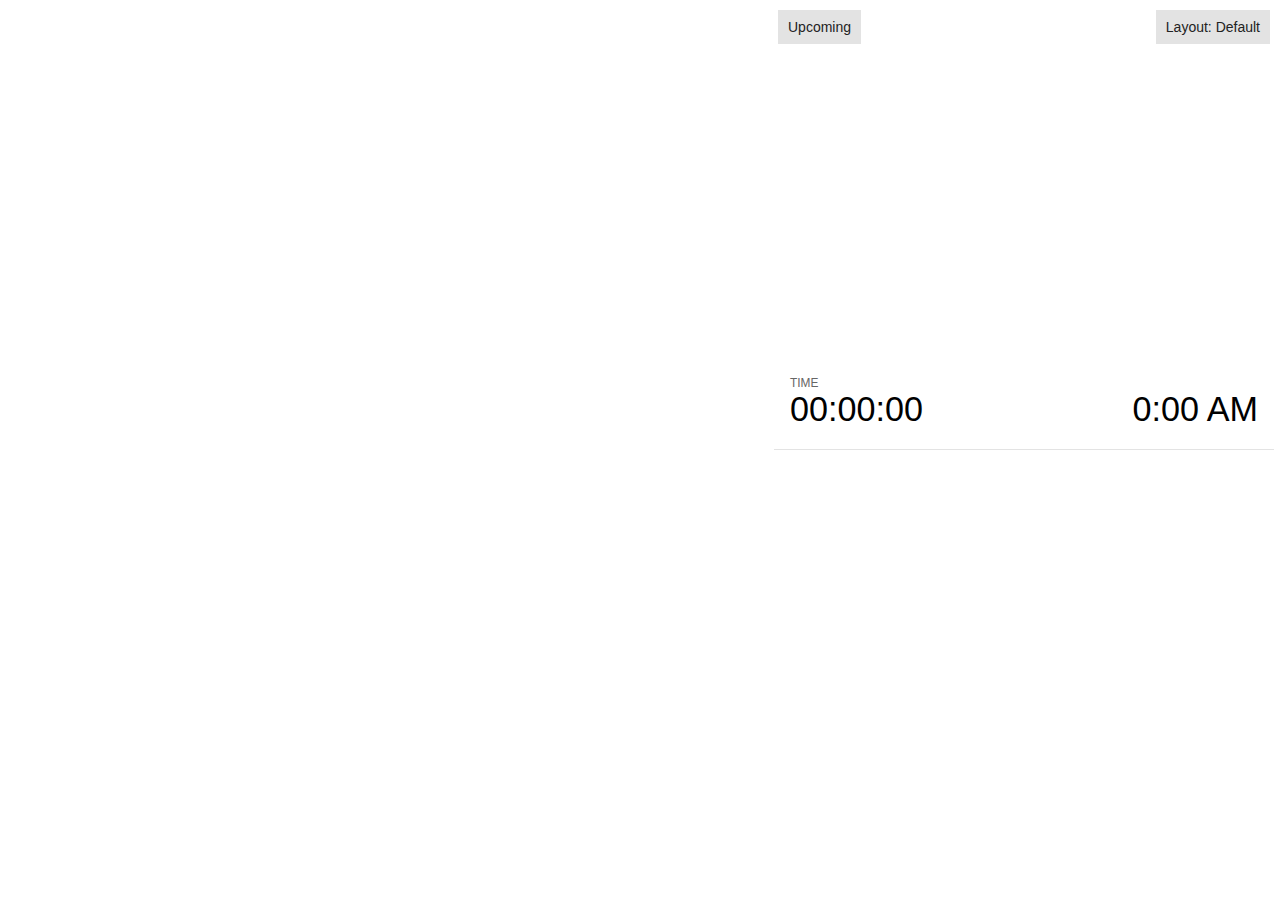
<file: reveal.js/plugin/notes/notes.html>
<!doctype html>
<html lang="en">
	<head>
		<meta charset="utf-8">

		<title>reveal.js - Slide Notes</title>

		<style>
			body {
				font-family: Helvetica;
				font-size: 18px;
			}

			#current-slide,
			#upcoming-slide,
			#speaker-controls {
				padding: 6px;
				box-sizing: border-box;
				-moz-box-sizing: border-box;
			}

			#current-slide iframe,
			#upcoming-slide iframe {
				width: 100%;
				height: 100%;
				border: 1px solid #ddd;
			}

			#current-slide .label,
			#upcoming-slide .label {
				position: absolute;
				top: 10px;
				left: 10px;
				z-index: 2;
			}

			.overlay-element {
				height: 34px;
				line-height: 34px;
				padding: 0 10px;
				text-shadow: none;
				background: rgba( 220, 220, 220, 0.8 );
				color: #222;
				font-size: 14px;
			}

			.overlay-element.interactive:hover {
				background: rgba( 220, 220, 220, 1 );
			}

			#current-slide {
				position: absolute;
				width: 60%;
				height: 100%;
				top: 0;
				left: 0;
				padding-right: 0;
			}

			#upcoming-slide {
				position: absolute;
				width: 40%;
				height: 40%;
				right: 0;
				top: 0;
			}

			/* Speaker controls */
			#speaker-controls {
				position: absolute;
				top: 40%;
				right: 0;
				width: 40%;
				height: 60%;
				overflow: auto;
				font-size: 18px;
			}

				.speaker-controls-time.hidden,
				.speaker-controls-notes.hidden {
					display: none;
				}

				.speaker-controls-time .label,
				.speaker-controls-pace .label,
				.speaker-controls-notes .label {
					text-transform: uppercase;
					font-weight: normal;
					font-size: 0.66em;
					color: #666;
					margin: 0;
				}

				.speaker-controls-time, .speaker-controls-pace {
					border-bottom: 1px solid rgba( 200, 200, 200, 0.5 );
					margin-bottom: 10px;
					padding: 10px 16px;
					padding-bottom: 20px;
					cursor: pointer;
				}

				.speaker-controls-time .reset-button {
					opacity: 0;
					float: right;
					color: #666;
					text-decoration: none;
				}
				.speaker-controls-time:hover .reset-button {
					opacity: 1;
				}

				.speaker-controls-time .timer,
				.speaker-controls-time .clock {
					width: 50%;
				}

				.speaker-controls-time .timer,
				.speaker-controls-time .clock,
				.speaker-controls-time .pacing .hours-value,
				.speaker-controls-time .pacing .minutes-value,
				.speaker-controls-time .pacing .seconds-value {
					font-size: 1.9em;
				}

				.speaker-controls-time .timer {
					float: left;
				}

				.speaker-controls-time .clock {
					float: right;
					text-align: right;
				}

				.speaker-controls-time span.mute {
					opacity: 0.3;
				}

				.speaker-controls-time .pacing-title {
					margin-top: 5px;
				}

				.speaker-controls-time .pacing.ahead {
					color: blue;
				}

				.speaker-controls-time .pacing.on-track {
					color: green;
				}

				.speaker-controls-time .pacing.behind {
					color: red;
				}

				.speaker-controls-notes {
					padding: 10px 16px;
				}

				.speaker-controls-notes .value {
					margin-top: 5px;
					line-height: 1.4;
					font-size: 1.2em;
				}

			/* Layout selector */
			#speaker-layout {
				position: absolute;
				top: 10px;
				right: 10px;
				color: #222;
				z-index: 10;
			}
				#speaker-layout select {
					position: absolute;
					width: 100%;
					height: 100%;
					top: 0;
					left: 0;
					border: 0;
					box-shadow: 0;
					cursor: pointer;
					opacity: 0;

					font-size: 1em;
					background-color: transparent;

					-moz-appearance: none;
					-webkit-appearance: none;
					-webkit-tap-highlight-color: rgba(0, 0, 0, 0);
				}

				#speaker-layout select:focus {
					outline: none;
					box-shadow: none;
				}

			.clear {
				clear: both;
			}

			/* Speaker layout: Wide */
			body[data-speaker-layout="wide"] #current-slide,
			body[data-speaker-layout="wide"] #upcoming-slide {
				width: 50%;
				height: 45%;
				padding: 6px;
			}

			body[data-speaker-layout="wide"] #current-slide {
				top: 0;
				left: 0;
			}

			body[data-speaker-layout="wide"] #upcoming-slide {
				top: 0;
				left: 50%;
			}

			body[data-speaker-layout="wide"] #speaker-controls {
				top: 45%;
				left: 0;
				width: 100%;
				height: 50%;
				font-size: 1.25em;
			}

			/* Speaker layout: Tall */
			body[data-speaker-layout="tall"] #current-slide,
			body[data-speaker-layout="tall"] #upcoming-slide {
				width: 45%;
				height: 50%;
				padding: 6px;
			}

			body[data-speaker-layout="tall"] #current-slide {
				top: 0;
				left: 0;
			}

			body[data-speaker-layout="tall"] #upcoming-slide {
				top: 50%;
				left: 0;
			}

			body[data-speaker-layout="tall"] #speaker-controls {
				padding-top: 40px;
				top: 0;
				left: 45%;
				width: 55%;
				height: 100%;
				font-size: 1.25em;
			}

			/* Speaker layout: Notes only */
			body[data-speaker-layout="notes-only"] #current-slide,
			body[data-speaker-layout="notes-only"] #upcoming-slide {
				display: none;
			}

			body[data-speaker-layout="notes-only"] #speaker-controls {
				padding-top: 40px;
				top: 0;
				left: 0;
				width: 100%;
				height: 100%;
				font-size: 1.25em;
			}

			@media screen and (max-width: 1080px) {
				body[data-speaker-layout="default"] #speaker-controls {
					font-size: 16px;
				}
			}

			@media screen and (max-width: 900px) {
				body[data-speaker-layout="default"] #speaker-controls {
					font-size: 14px;
				}
			}

			@media screen and (max-width: 800px) {
				body[data-speaker-layout="default"] #speaker-controls {
					font-size: 12px;
				}
			}

		</style>
	</head>

	<body>

		<div id="current-slide"></div>
		<div id="upcoming-slide"><span class="overlay-element label">Upcoming</span></div>
		<div id="speaker-controls">
			<div class="speaker-controls-time">
				<h4 class="label">Time <span class="reset-button">Click to Reset</span></h4>
				<div class="clock">
					<span class="clock-value">0:00 AM</span>
				</div>
				<div class="timer">
					<span class="hours-value">00</span><span class="minutes-value">:00</span><span class="seconds-value">:00</span>
				</div>
				<div class="clear"></div>

				<h4 class="label pacing-title" style="display: none">Pacing – Time to finish current slide</h4>
				<div class="pacing" style="display: none">
					<span class="hours-value">00</span><span class="minutes-value">:00</span><span class="seconds-value">:00</span>
				</div>
			</div>

			<div class="speaker-controls-notes hidden">
				<h4 class="label">Notes</h4>
				<div class="value"></div>
			</div>
		</div>
		<div id="speaker-layout" class="overlay-element interactive">
			<span class="speaker-layout-label"></span>
			<select class="speaker-layout-dropdown"></select>
		</div>

		<script src="../../plugin/markdown/marked.js"></script>
		<script>

			(function() {

				var notes,
					notesValue,
					currentState,
					currentSlide,
					upcomingSlide,
					layoutLabel,
					layoutDropdown,
					connected = false;

				var SPEAKER_LAYOUTS = {
					'default': 'Default',
					'wide': 'Wide',
					'tall': 'Tall',
					'notes-only': 'Notes only'
				};

				setupLayout();

				window.addEventListener( 'message', function( event ) {

					var data = JSON.parse( event.data );

					// The overview mode is only useful to the reveal.js instance
					// where navigation occurs so we don't sync it
					if( data.state ) delete data.state.overview;

					// Messages sent by the notes plugin inside of the main window
					if( data && data.namespace === 'reveal-notes' ) {
						if( data.type === 'connect' ) {
							handleConnectMessage( data );
						}
						else if( data.type === 'state' ) {
							handleStateMessage( data );
						}
					}
					// Messages sent by the reveal.js inside of the current slide preview
					else if( data && data.namespace === 'reveal' ) {
						if( /ready/.test( data.eventName ) ) {
							// Send a message back to notify that the handshake is complete
							window.opener.postMessage( JSON.stringify({ namespace: 'reveal-notes', type: 'connected'} ), '*' );
						}
						else if( /slidechanged|fragmentshown|fragmenthidden|paused|resumed/.test( data.eventName ) && currentState !== JSON.stringify( data.state ) ) {

							window.opener.postMessage( JSON.stringify({ method: 'setState', args: [ data.state ]} ), '*' );

						}
					}

				} );

				/**
				 * Called when the main window is trying to establish a
				 * connection.
				 */
				function handleConnectMessage( data ) {

					if( connected === false ) {
						connected = true;

						setupIframes( data );
						setupKeyboard();
						setupNotes();
						setupTimer();
					}

				}

				/**
				 * Called when the main window sends an updated state.
				 */
				function handleStateMessage( data ) {

					// Store the most recently set state to avoid circular loops
					// applying the same state
					currentState = JSON.stringify( data.state );

					// No need for updating the notes in case of fragment changes
					if ( data.notes ) {
						notes.classList.remove( 'hidden' );
						notesValue.style.whiteSpace = data.whitespace;
						if( data.markdown ) {
							notesValue.innerHTML = marked( data.notes );
						}
						else {
							notesValue.innerHTML = data.notes;
						}
					}
					else {
						notes.classList.add( 'hidden' );
					}

					// Update the note slides
					currentSlide.contentWindow.postMessage( JSON.stringify({ method: 'setState', args: [ data.state ] }), '*' );
					upcomingSlide.contentWindow.postMessage( JSON.stringify({ method: 'setState', args: [ data.state ] }), '*' );
					upcomingSlide.contentWindow.postMessage( JSON.stringify({ method: 'next' }), '*' );

				}

				// Limit to max one state update per X ms
				handleStateMessage = debounce( handleStateMessage, 200 );

				/**
				 * Forward keyboard events to the current slide window.
				 * This enables keyboard events to work even if focus
				 * isn't set on the current slide iframe.
				 */
				function setupKeyboard() {

					document.addEventListener( 'keydown', function( event ) {
						currentSlide.contentWindow.postMessage( JSON.stringify({ method: 'triggerKey', args: [ event.keyCode ] }), '*' );
					} );

				}

				/**
				 * Creates the preview iframes.
				 */
				function setupIframes( data ) {

					var params = [
						'receiver',
						'progress=false',
						'history=false',
						'transition=none',
						'autoSlide=0',
						'backgroundTransition=none'
					].join( '&' );

					var urlSeparator = /\?/.test(data.url) ? '&' : '?';
					var hash = '#/' + data.state.indexh + '/' + data.state.indexv;
					var currentURL = data.url + urlSeparator + params + '&postMessageEvents=true' + hash;
					var upcomingURL = data.url + urlSeparator + params + '&controls=false' + hash;

					currentSlide = document.createElement( 'iframe' );
					currentSlide.setAttribute( 'width', 1280 );
					currentSlide.setAttribute( 'height', 1024 );
					currentSlide.setAttribute( 'src', currentURL );
					document.querySelector( '#current-slide' ).appendChild( currentSlide );

					upcomingSlide = document.createElement( 'iframe' );
					upcomingSlide.setAttribute( 'width', 640 );
					upcomingSlide.setAttribute( 'height', 512 );
					upcomingSlide.setAttribute( 'src', upcomingURL );
					document.querySelector( '#upcoming-slide' ).appendChild( upcomingSlide );

				}

				/**
				 * Setup the notes UI.
				 */
				function setupNotes() {

					notes = document.querySelector( '.speaker-controls-notes' );
					notesValue = document.querySelector( '.speaker-controls-notes .value' );

				}

				function getTimings() {

					var slides = Reveal.getSlides();
					var defaultTiming = Reveal.getConfig().defaultTiming;
					if (defaultTiming == null) {
						return null;
					}
					var timings = [];
					for ( var i in slides ) {
						var slide = slides[i];
						var timing = defaultTiming;
						if( slide.hasAttribute( 'data-timing' )) {
							var t = slide.getAttribute( 'data-timing' );
							timing = parseInt(t);
							if( isNaN(timing) ) {
								console.warn("Could not parse timing '" + t + "' of slide " + i + "; using default of " + defaultTiming);
								timing = defaultTiming;
							}
						}
						timings.push(timing);
					}
					return timings;

				}

				/**
				 * Return the number of seconds allocated for presenting
				 * all slides up to and including this one.
				 */
				function getTimeAllocated(timings) {

					var slides = Reveal.getSlides();
					var allocated = 0;
					var currentSlide = Reveal.getSlidePastCount();
					for (var i in slides.slice(0, currentSlide + 1)) {
						allocated += timings[i];
					}
					return allocated;

				}

				/**
				 * Create the timer and clock and start updating them
				 * at an interval.
				 */
				function setupTimer() {

					var start = new Date(),
					timeEl = document.querySelector( '.speaker-controls-time' ),
					clockEl = timeEl.querySelector( '.clock-value' ),
					hoursEl = timeEl.querySelector( '.hours-value' ),
					minutesEl = timeEl.querySelector( '.minutes-value' ),
					secondsEl = timeEl.querySelector( '.seconds-value' ),
					pacingTitleEl = timeEl.querySelector( '.pacing-title' ),
					pacingEl = timeEl.querySelector( '.pacing' ),
					pacingHoursEl = pacingEl.querySelector( '.hours-value' ),
					pacingMinutesEl = pacingEl.querySelector( '.minutes-value' ),
					pacingSecondsEl = pacingEl.querySelector( '.seconds-value' );

					var timings = getTimings();
					if (timings !== null) {
						pacingTitleEl.style.removeProperty('display');
						pacingEl.style.removeProperty('display');
					}

					function _displayTime( hrEl, minEl, secEl, time) {

						var sign = Math.sign(time) == -1 ? "-" : "";
						time = Math.abs(Math.round(time / 1000));
						var seconds = time % 60;
						var minutes = Math.floor( time / 60 ) % 60 ;
						var hours = Math.floor( time / ( 60 * 60 )) ;
						hrEl.innerHTML = sign + zeroPadInteger( hours );
						if (hours == 0) {
							hrEl.classList.add( 'mute' );
						}
						else {
							hrEl.classList.remove( 'mute' );
						}
						minEl.innerHTML = ':' + zeroPadInteger( minutes );
						if (hours == 0 && minutes == 0) {
							minEl.classList.add( 'mute' );
						}
						else {
							minEl.classList.remove( 'mute' );
						}
						secEl.innerHTML = ':' + zeroPadInteger( seconds );
					}

					function _updateTimer() {

						var diff, hours, minutes, seconds,
						now = new Date();

						diff = now.getTime() - start.getTime();

						clockEl.innerHTML = now.toLocaleTimeString( 'en-US', { hour12: true, hour: '2-digit', minute:'2-digit' } );
						_displayTime( hoursEl, minutesEl, secondsEl, diff );
						if (timings !== null) {
							_updatePacing(diff);
						}

					}

					function _updatePacing(diff) {

						var slideEndTiming = getTimeAllocated(timings) * 1000;
						var currentSlide = Reveal.getSlidePastCount();
						var currentSlideTiming = timings[currentSlide] * 1000;
						var timeLeftCurrentSlide = slideEndTiming - diff;
						if (timeLeftCurrentSlide < 0) {
							pacingEl.className = 'pacing behind';
						}
						else if (timeLeftCurrentSlide < currentSlideTiming) {
							pacingEl.className = 'pacing on-track';
						}
						else {
							pacingEl.className = 'pacing ahead';
						}
						_displayTime( pacingHoursEl, pacingMinutesEl, pacingSecondsEl, timeLeftCurrentSlide );

					}

					// Update once directly
					_updateTimer();

					// Then update every second
					setInterval( _updateTimer, 1000 );

					function _resetTimer() {

						if (timings == null) {
							start = new Date();
						}
						else {
							// Reset timer to beginning of current slide
							var slideEndTiming = getTimeAllocated(timings) * 1000;
							var currentSlide = Reveal.getSlidePastCount();
							var currentSlideTiming = timings[currentSlide] * 1000;
							var previousSlidesTiming = slideEndTiming - currentSlideTiming;
							var now = new Date();
							start = new Date(now.getTime() - previousSlidesTiming);
						}
						_updateTimer();

					}

					timeEl.addEventListener( 'click', function() {
						_resetTimer();
						return false;
					} );

				}

				/**
				 * Sets up the speaker view layout and layout selector.
				 */
				function setupLayout() {

					layoutDropdown = document.querySelector( '.speaker-layout-dropdown' );
					layoutLabel = document.querySelector( '.speaker-layout-label' );

					// Render the list of available layouts
					for( var id in SPEAKER_LAYOUTS ) {
						var option = document.createElement( 'option' );
						option.setAttribute( 'value', id );
						option.textContent = SPEAKER_LAYOUTS[ id ];
						layoutDropdown.appendChild( option );
					}

					// Monitor the dropdown for changes
					layoutDropdown.addEventListener( 'change', function( event ) {

						setLayout( layoutDropdown.value );

					}, false );

					// Restore any currently persisted layout
					setLayout( getLayout() );

				}

				/**
				 * Sets a new speaker view layout. The layout is persisted
				 * in local storage.
				 */
				function setLayout( value ) {

					var title = SPEAKER_LAYOUTS[ value ];

					layoutLabel.innerHTML = 'Layout' + ( title ? ( ': ' + title ) : '' );
					layoutDropdown.value = value;

					document.body.setAttribute( 'data-speaker-layout', value );

					// Persist locally
					if( window.localStorage ) {
						window.localStorage.setItem( 'reveal-speaker-layout', value );
					}

				}

				/**
				 * Returns the ID of the most recently set speaker layout
				 * or our default layout if none has been set.
				 */
				function getLayout() {

					if( window.localStorage ) {
						var layout = window.localStorage.getItem( 'reveal-speaker-layout' );
						if( layout ) {
							return layout;
						}
					}

					// Default to the first record in the layouts hash
					for( var id in SPEAKER_LAYOUTS ) {
						return id;
					}

				}

				function zeroPadInteger( num ) {

					var str = '00' + parseInt( num );
					return str.substring( str.length - 2 );

				}

				/**
				 * Limits the frequency at which a function can be called.
				 */
				function debounce( fn, ms ) {

					var lastTime = 0,
						timeout;

					return function() {

						var args = arguments;
						var context = this;

						clearTimeout( timeout );

						var timeSinceLastCall = Date.now() - lastTime;
						if( timeSinceLastCall > ms ) {
							fn.apply( context, args );
							lastTime = Date.now();
						}
						else {
							timeout = setTimeout( function() {
								fn.apply( context, args );
								lastTime = Date.now();
							}, ms - timeSinceLastCall );
						}

					}

				}

			})();

		</script>
	</body>
</html>
</file>
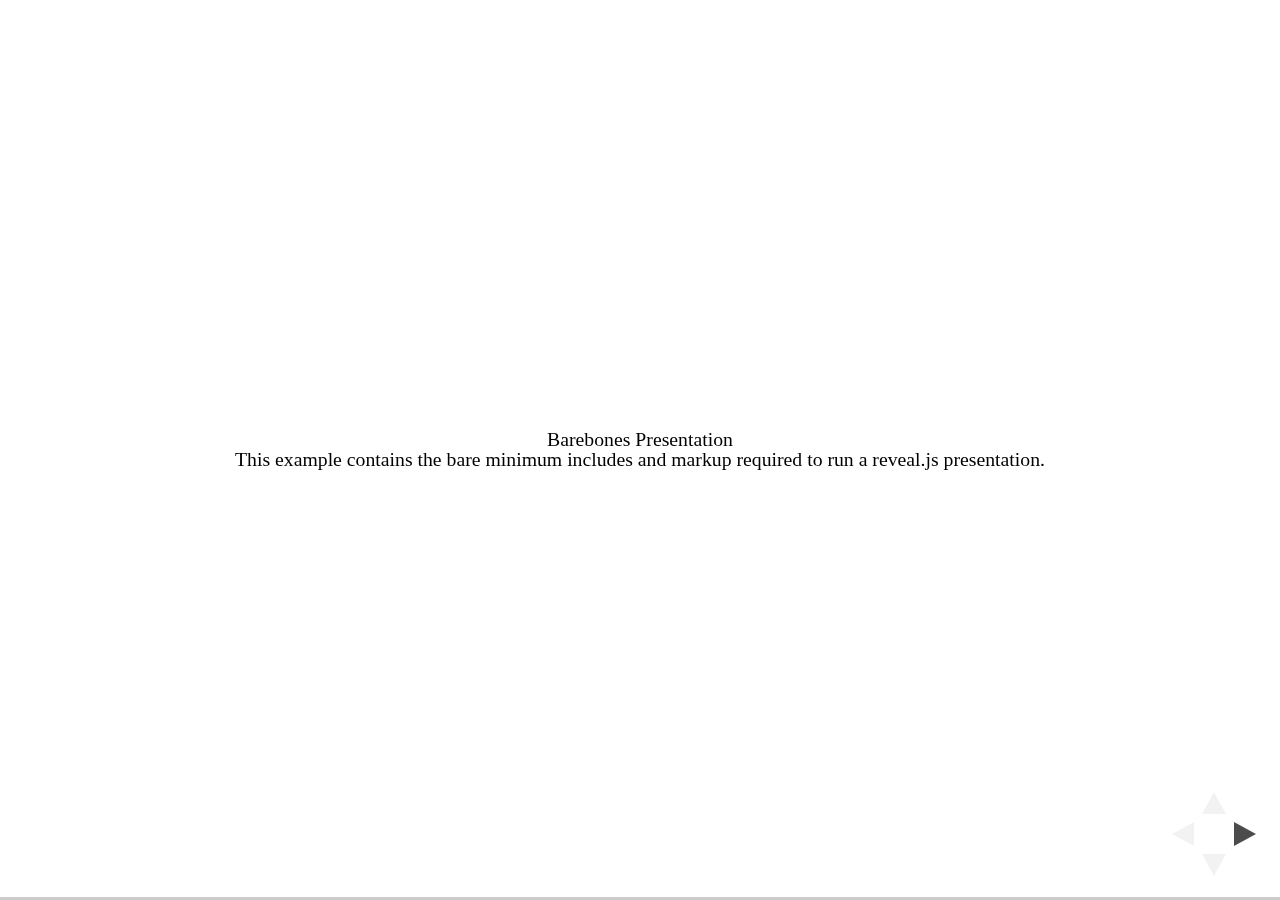
<file: reveal.js/test/examples/barebones.html>
<!doctype html>
<html lang="en">

	<head>
		<meta charset="utf-8">

		<title>reveal.js - Barebones</title>

		<link rel="stylesheet" href="../../css/reveal.css">
	</head>

	<body>

		<div class="reveal">

			<div class="slides">

				<section>
					<h2>Barebones Presentation</h2>
					<p>This example contains the bare minimum includes and markup required to run a reveal.js presentation.</p>
				</section>

				<section>
					<h2>No Theme</h2>
					<p>There's no theme included, so it will fall back on browser defaults.</p>
				</section>

			</div>

		</div>

		<script src="../../js/reveal.js"></script>

		<script>

			Reveal.initialize();

		</script>

	</body>
</html>
</file>
<file: reveal.js/css/theme/gradle.css>
/**
 * Beige theme for reveal.js.
 *
 * Copyright (C) 2011-2012 Hakim El Hattab, http://hakim.se
 */
@import url(https://fonts.googleapis.com/css?family=Lato:300,400,700,300italic,400italic,700italic);

/*********************************************
 * GLOBAL STYLES
 *********************************************/
:root {
    --text-color: #02303A;
    --accent-color: #00C489;
    --accent2-color: #00C489;
    --diagram-color: #23A1C7;
}

body {
    background: white;
    background-color: white;
}

.reveal {
    font-family: "Lato", sans-serif;
    font-weight: 300;
    font-size: 1.8em;
    color: #02303A;
}

::selection {
    color: #00C489;
    background: rgba(79, 64, 28, 0.99);
    text-shadow: none;
}

::-moz-selection {
    color: #00C489;
    background: rgba(79, 64, 28, 0.99);
    text-shadow: none;
}

.reveal .slides > section,
.reveal .slides > section > section {
    line-height: 1.3;
    font-weight: inherit;
}

.slide-background {
   background-image: url("../../../images/background.png");
   background-size: 960 700;
}

/*********************************************
 * HEADERS
 *********************************************/
.reveal h1,
.reveal h2,
.reveal h3,
.reveal h4,
.reveal h5,
.reveal h6 {
    margin: 0 0 20px 0;
    color: #02303A;
    font-family: "Lato", sans-serif;
    font-weight: 400;
    line-height: 1.2;
    letter-spacing: normal;
    text-shadow: none;
    word-wrap: break-word;
}

.reveal h1 {
    font-size: 3.77em;
}

.reveal h2 {
    font-size: 2.11em;
}

.reveal h3 {
    font-size: 1.55em;
}

.reveal h4 {
    font-size: 1em;
}

.title section {
    position: absolute;
    -webkit-transform: translate(0, 100%);
}

.title h1, .preamble p {
    color: white;
    text-align: center;
    font-size: 1em;
}

.title h2 {
    color: white;
    font-size: 2em;
    margin: -80px 0 0 0;
}

.title p {
    color: white;
    font-size: 0.7em;
}

.title section {
    top: 0px !important;
}

.title footer img {
    visibility: hidden;
}

.author {
    color: white;
    font-weight: 300;
}

section.has-dark-background,
section.has-dark-background h2,
section.has-dark-background h3 {
    color: white;
}

/*********************************************
 * OTHER
 *********************************************/
.reveal p {
    margin: 20px 0;
    line-height: 1.3;
}

.reveal .title p {
    margin: 30px 0;
}

/* Ensure certain elements are never larger than the slide itself */
.reveal img,
.reveal video,
.reveal iframe {
    max-width: 95%;
    max-height: 95%;
}

.reveal strong,
.reveal b {
    font-weight: 700;
}

.reveal em {
    font-style: italic;
}

.reveal ol,
.reveal dl,
.reveal ul {
    display: inline-block;
    text-align: left;
    margin: 0 0 0 1em;
}

.reveal ol {
    list-style-type: decimal;
}

.reveal ul {
    list-style-type: disc;
}

.reveal ul ul {
    list-style-type: square;
}

.reveal ul ul ul {
    list-style-type: circle;
}

.reveal ul ul,
.reveal ul ol,
.reveal ol ol,
.reveal ol ul {
    display: block;
    margin-left: 40px;
}

.reveal dt {
    font-weight: 300;
}

.reveal dd {
    margin-left: 40px;
}
.reveal dd p {
    margin-top: 0;
}

.reveal q,
.reveal blockquote {
    quotes: none;
}

.reveal blockquote {
    display: block;
    position: relative;
    width: 70%;
    margin: 20px auto;
    padding: 5px;
    font-style: italic;
    background: rgba(255, 255, 255, 0.05);
    box-shadow: 0px 0px 2px rgba(0, 0, 0, 0.2);
}

.reveal blockquote p:first-child,
.reveal blockquote p:last-child {
    display: inline-block;
}

.reveal q {
    font-style: italic;
}

.reveal pre {
    display: block;
    position: relative;
    width: 100%;
    margin: 20px auto;
    text-align: left;
    font-size: 0.55em;
    font-family: monospace;
    line-height: 1.2em;
    word-wrap: break-word;
    box-shadow: 0px 0px 6px rgba(0, 0, 0, 0.3);
}

.reveal code {
    font-family: monospace;
}

.reveal pre code {
    display: block;
    padding: 5px;
    overflow: auto;
    max-height: 400px;
    word-wrap: normal;
}

.reveal table {
    margin: auto;
    border-collapse: collapse;
    border-spacing: 0;
}

.reveal table th {
    font-weight: 700;
}

.reveal table th,
.reveal table td {
    text-align: left;
    padding: 0.2em 0.5em 0.2em 0.5em;
    border-bottom: 1px solid;
}

.reveal table th[align="center"],
.reveal table td[align="center"] {
    text-align: center;
}

.reveal table th[align="right"],
.reveal table td[align="right"] {
    text-align: right;
}

.reveal table tbody tr:last-child th,
.reveal table tbody tr:last-child td {
    border-bottom: none;
}

.reveal sup {
    vertical-align: super;
}

.reveal sub {
    vertical-align: sub;
}

.reveal small, .reveal .small {
    display: inline-block;
    font-size: 0.8em;
    line-height: 1.2em;
    vertical-align: top;
}

.reveal small * {
    vertical-align: top;
}

/*********************************************
 * LINKS
 *********************************************/
.reveal a {
    color: #00C489;
    text-decoration: none;
    -webkit-transition: color .15s ease;
    -moz-transition: color .15s ease;
    transition: color .15s ease;
}

.reveal a:hover {
    color: #00C489;
    text-shadow: none;
    border: none;
}

.reveal .roll span:after {
    color: #02303A;
    background: white;
}

/*********************************************
 * IMAGES
 *********************************************/
.reveal section img {
    margin: 15px 0px;
}

.reveal section img.plain {
    border: 0;
    box-shadow: none;
}

.reveal a img {
    -webkit-transition: all .15s linear;
    -moz-transition: all .15s linear;
    transition: all .15s linear;
}

.reveal a:hover img {
    background: rgba(255, 255, 255, 0.2);
}

/*********************************************
 * NAVIGATION CONTROLS
 *********************************************/
.reveal .controls .navigate-left,
.reveal .controls .navigate-left.enabled {
    border-right-color: #00C489;
}

.reveal .controls .navigate-right,
.reveal .controls .navigate-right.enabled {
    border-left-color: #00C489;
}

.reveal .controls .navigate-up,
.reveal .controls .navigate-up.enabled {
    border-bottom-color: #00C489;
}

.reveal .controls .navigate-down,
.reveal .controls .navigate-down.enabled {
    border-top-color: #00C489;
}

.reveal .controls .navigate-left.enabled:hover {
    border-right-color: #00C489;
}

.reveal .controls .navigate-right.enabled:hover {
    border-left-color: #00C489;
}

.reveal .controls .navigate-up.enabled:hover {
    border-bottom-color: #00C489;
}

.reveal .controls .navigate-down.enabled:hover {
    border-top-color: #00C489;
}

/*.reveal .controls {*/
/*    right: 100px;*/
/*}*/

/*********************************************
 * PROGRESS BAR
 *********************************************/
.reveal .progress {
    background: rgba(0, 0, 0, 0.2);
}

.reveal .progress span {
    background: #23A1C7;
    -webkit-transition: width 800ms cubic-bezier(0.26, 0.86, 0.44, 0.985);
    -moz-transition: width 800ms cubic-bezier(0.26, 0.86, 0.44, 0.985);
    transition: width 800ms cubic-bezier(0.26, 0.86, 0.44, 0.985);
}

.pictureWrapper {
    width: 100%;
}

.picture {
    width: 100%;
    position: absolute;
    top: -50px;
    right: 0px;
    z-index: 2;
    text-align: right;
}

.drawing {
    position: relative;
    display: block;
    width: 100%;
    height: 650px;
}

.drawing canvas {
    left: 0;
    top: 0;
}

.reveal code {
    font-weight: 400;
}

.reveal pre code {
    font-size: 1.6em;
    line-height: 1.2em;
    font-weight: 400;
}

.reveal .fa {
    font-family: 'FontAwesome';
    font-style: normal;
}

.footer {
    font-family: "Lato", sans-serif;
    z-index: 10;
    position:absolute;
    bottom: 0px;
    width: 100%;
    height: 62px;
    background-position: center top;
}

.footer img {
    position: absolute;
    top: -35px;
    left: 300px;
    height:150%;
}

.footer p {
    margin: 0px;
    text-align: left;
    padding-left: 10px;
    font-size: 1.3em;
    font-weight: bold
}
</file>
<file: reveal.js/lib/css/zenburn.css>
/*

Zenburn style from voldmar.ru (c) Vladimir Epifanov <voldmar@voldmar.ru>
based on dark.css by Ivan Sagalaev

*/

.hljs {
  display: block;
  overflow-x: auto;
  padding: 0.5em;
  background: #3f3f3f;
  color: #dcdcdc;
}

.hljs-keyword,
.hljs-selector-tag,
.hljs-tag {
  color: #e3ceab;
}

.hljs-template-tag {
  color: #dcdcdc;
}

.hljs-number {
  color: #8cd0d3;
}

.hljs-variable,
.hljs-template-variable,
.hljs-attribute {
  color: #efdcbc;
}

.hljs-literal {
  color: #efefaf;
}

.hljs-subst {
  color: #8f8f8f;
}

.hljs-title,
.hljs-name,
.hljs-selector-id,
.hljs-selector-class,
.hljs-section,
.hljs-type {
  color: #efef8f;
}

.hljs-symbol,
.hljs-bullet,
.hljs-link {
  color: #dca3a3;
}

.hljs-deletion,
.hljs-string,
.hljs-built_in,
.hljs-builtin-name {
  color: #cc9393;
}

.hljs-addition,
.hljs-comment,
.hljs-quote,
.hljs-meta {
  color: #7f9f7f;
}


.hljs-emphasis {
  font-style: italic;
}

.hljs-strong {
  font-weight: bold;
}
</file>
<file: reveal.js/css/theme/asciinema-player.css>
.asciinema-player-wrapper {
  position: relative;
  text-align: center;
  outline: none;
}
.asciinema-player-wrapper .title-bar {
  display: none;
  top: -78px;
  transition: top 0.15s linear;
  position: absolute;
  left: 0;
  right: 0;
  box-sizing: content-box;
  font-size: 20px;
  line-height: 1em;
  padding: 15px;
  font-family: sans-serif;
  color: white;
  background-color: rgba(0, 0, 0, 0.8);
}
.asciinema-player-wrapper .title-bar img {
  vertical-align: middle;
  height: 48px;
  margin-right: 16px;
}
.asciinema-player-wrapper .title-bar a {
  color: white;
  text-decoration: underline;
}
.asciinema-player-wrapper .title-bar a:hover {
  text-decoration: none;
}
.asciinema-player-wrapper:fullscreen {
  background-color: #000;
  width: 100%;
  height: 100%;
  display: -webkit-flex;
  display: -ms-flexbox;
  display: flex;
  -webkit-justify-content: center;
  justify-content: center;
  -webkit-align-items: center;
  align-items: center;
}
.asciinema-player-wrapper:fullscreen .asciinema-player {
  position: static;
}
.asciinema-player-wrapper:fullscreen .title-bar {
  display: initial;
}
.asciinema-player-wrapper:fullscreen.hud .title-bar {
  top: 0;
}
.asciinema-player-wrapper:-webkit-full-screen {
  background-color: #000;
  width: 100%;
  height: 100%;
  display: -webkit-flex;
  display: -ms-flexbox;
  display: flex;
  -webkit-justify-content: center;
  justify-content: center;
  -webkit-align-items: center;
  align-items: center;
}
.asciinema-player-wrapper:-webkit-full-screen .asciinema-player {
  position: static;
}
.asciinema-player-wrapper:-webkit-full-screen .title-bar {
  display: initial;
}
.asciinema-player-wrapper:-webkit-full-screen.hud .title-bar {
  top: 0;
}
.asciinema-player-wrapper:-moz-full-screen {
  background-color: #000;
  width: 100%;
  height: 100%;
  display: -webkit-flex;
  display: -ms-flexbox;
  display: flex;
  -webkit-justify-content: center;
  justify-content: center;
  -webkit-align-items: center;
  align-items: center;
}
.asciinema-player-wrapper:-moz-full-screen .asciinema-player {
  position: static;
}
.asciinema-player-wrapper:-moz-full-screen .title-bar {
  display: initial;
}
.asciinema-player-wrapper:-moz-full-screen.hud .title-bar {
  top: 0;
}
.asciinema-player-wrapper:-ms-fullscreen {
  background-color: #000;
  width: 100%;
  height: 100%;
  display: -webkit-flex;
  display: -ms-flexbox;
  display: flex;
  -webkit-justify-content: center;
  justify-content: center;
  -webkit-align-items: center;
  align-items: center;
}
.asciinema-player-wrapper:-ms-fullscreen .asciinema-player {
  position: static;
}
.asciinema-player-wrapper:-ms-fullscreen .title-bar {
  display: initial;
}
.asciinema-player-wrapper:-ms-fullscreen.hud .title-bar {
  top: 0;
}
.asciinema-player-wrapper .asciinema-player {
  text-align: left;
  display: inline-block;
  padding: 0px;
  position: relative;
  box-sizing: content-box;
  -moz-box-sizing: content-box;
  -webkit-box-sizing: content-box;
  overflow: hidden;
  max-width: 100%;
}
.asciinema-terminal {
  box-sizing: content-box;
  -moz-box-sizing: content-box;
  -webkit-box-sizing: content-box;
  overflow: hidden;
  padding: 0;
  margin: 0px;
  display: block;
  white-space: pre;
  border: 0;
  word-wrap: normal;
  word-break: normal;
  border-radius: 0;
  border-style: solid;
  cursor: text;
  border-width: 0.5em;
  font-family: Consolas, Menlo, 'Bitstream Vera Sans Mono', monospace, 'Powerline Symbols';
  line-height: 1.3333333333em;
}
.asciinema-terminal .line {
  letter-spacing: normal;
  overflow: hidden;
  height: 1.3333333333em;
}
.asciinema-terminal .line span {
  padding: 0;
  display: inline-block;
  height: 1.3333333333em;
}
.asciinema-terminal .line {
  display: block;
  width: 200%;
}
.asciinema-terminal .bright {
  font-weight: bold;
}
.asciinema-terminal .underline {
  text-decoration: underline;
}
.asciinema-terminal .italic {
  font-style: italic;
}
.asciinema-terminal.font-small {
  font-size: 12px;
}
.asciinema-terminal.font-medium {
  font-size: 18px;
}
.asciinema-terminal.font-big {
  font-size: 24px;
}
.asciinema-player .control-bar {
  width: 100%;
  height: 32px;
  background: rgba(0, 0, 0, 0.8);
  /* no gradient fallback */
  background: -moz-linear-gradient(top, rgba(0, 0, 0, 0.5) 0%, #000000 25%, #000000 100%);
  /* FF3.6-15 */
  background: -webkit-linear-gradient(top, rgba(0, 0, 0, 0.5) 0%, #000000 25%, #000000 100%);
  /* Chrome10-25,Safari5.1-6 */
  background: linear-gradient(to bottom, rgba(0, 0, 0, 0.5) 0%, #000000 25%, #000000 100%);
  /* W3C, IE10+, FF16+, Chrome26+, Opera12+, Safari7+ */
  color: #bbbbbb;
  box-sizing: content-box;
  line-height: 1;
  position: absolute;
  bottom: -35px;
  left: 0;
  transition: bottom 0.15s linear;
}
.asciinema-player .control-bar * {
  box-sizing: inherit;
  font-size: 0;
}
.asciinema-player .control-bar svg.icon path {
  fill: #bbbbbb;
}
.asciinema-player .control-bar .playback-button {
  display: block;
  float: left;
  cursor: pointer;
  height: 12px;
  width: 12px;
  padding: 10px;
}
.asciinema-player .control-bar .playback-button svg {
  height: 12px;
  width: 12px;
}
.asciinema-player .control-bar .timer {
  display: block;
  float: left;
  width: 50px;
  height: 100%;
  text-align: center;
  font-family: Helvetica, Arial, sans-serif;
  font-size: 11px;
  font-weight: bold;
  line-height: 32px;
  cursor: default;
}
.asciinema-player .control-bar .timer span {
  display: inline-block;
  font-size: inherit;
}
.asciinema-player .control-bar .timer .time-remaining {
  display: none;
}
.asciinema-player .control-bar .timer:hover .time-elapsed {
  display: none;
}
.asciinema-player .control-bar .timer:hover .time-remaining {
  display: inline;
}
.asciinema-player .control-bar .progressbar {
  display: block;
  overflow: hidden;
  height: 100%;
  padding: 0 10px;
}
.asciinema-player .control-bar .progressbar .bar {
  display: block;
  cursor: pointer;
  height: 100%;
  padding-top: 15px;
  font-size: 0;
}
.asciinema-player .control-bar .progressbar .bar .gutter {
  display: block;
  height: 3px;
  background-color: #333;
}
.asciinema-player .control-bar .progressbar .bar .gutter span {
  display: inline-block;
  height: 100%;
  background-color: #bbbbbb;
  border-radius: 3px;
}
.asciinema-player .control-bar.live .progressbar .bar {
  cursor: default;
}
.asciinema-player .control-bar .fullscreen-button {
  display: block;
  float: right;
  width: 14px;
  height: 14px;
  padding: 9px;
  cursor: pointer;
}
.asciinema-player .control-bar .fullscreen-button svg {
  width: 14px;
  height: 14px;
}
.asciinema-player .control-bar .fullscreen-button svg:first-child {
  display: inline;
}
.asciinema-player .control-bar .fullscreen-button svg:last-child {
  display: none;
}
.asciinema-player-wrapper.hud .control-bar {
  bottom: 0px;
}
.asciinema-player-wrapper:fullscreen .fullscreen-button svg:first-child {
  display: none;
}
.asciinema-player-wrapper:fullscreen .fullscreen-button svg:last-child {
  display: inline;
}
.asciinema-player-wrapper:-webkit-full-screen .fullscreen-button svg:first-child {
  display: none;
}
.asciinema-player-wrapper:-webkit-full-screen .fullscreen-button svg:last-child {
  display: inline;
}
.asciinema-player-wrapper:-moz-full-screen .fullscreen-button svg:first-child {
  display: none;
}
.asciinema-player-wrapper:-moz-full-screen .fullscreen-button svg:last-child {
  display: inline;
}
.asciinema-player-wrapper:-ms-fullscreen .fullscreen-button svg:first-child {
  display: none;
}
.asciinema-player-wrapper:-ms-fullscreen .fullscreen-button svg:last-child {
  display: inline;
}
.asciinema-player .loading {
  z-index: 10;
  background-repeat: no-repeat;
  background-position: center;
  position: absolute;
  top: 0;
  left: 0;
  right: 0;
  bottom: 32px;
  background-color: rgba(0, 0, 0, 0.5);
}
.asciinema-player .start-prompt {
  z-index: 10;
  background-repeat: no-repeat;
  background-position: center;
  position: absolute;
  top: 0;
  left: 0;
  right: 0;
  bottom: 32px;
  z-index: 20;
  cursor: pointer;
}
.asciinema-player .start-prompt .play-button {
  font-size: 0px;
}
.asciinema-player .start-prompt .play-button {
  position: absolute;
  left: 0;
  top: 0;
  right: 0;
  bottom: 0;
  text-align: center;
  color: white;
  display: table;
  width: 100%;
  height: 100%;
}
.asciinema-player .start-prompt .play-button div {
  vertical-align: middle;
  display: table-cell;
}
.asciinema-player .start-prompt .play-button div span {
  width: 96px;
  height: 96px;
  display: inline-block;
}
@-webkit-keyframes expand {
  0% {
    -webkit-transform: scale(0);
  }
  50% {
    -webkit-transform: scale(1);
  }
  100% {
    z-index: 1;
  }
}
@-moz-keyframes expand {
  0% {
    -moz-transform: scale(0);
  }
  50% {
    -moz-transform: scale(1);
  }
  100% {
    z-index: 1;
  }
}
@-o-keyframes expand {
  0% {
    -o-transform: scale(0);
  }
  50% {
    -o-transform: scale(1);
  }
  100% {
    z-index: 1;
  }
}
@keyframes expand {
  0% {
    transform: scale(0);
  }
  50% {
    transform: scale(1);
  }
  100% {
    z-index: 1;
  }
}
.loader {
  position: absolute;
  left: 50%;
  top: 50%;
  margin: -20px 0 0 -20px;
  background-color: white;
  border-radius: 50%;
  box-shadow: 0 0 0 6.66667px #141414;
  width: 40px;
  height: 40px;
}
.loader:before,
.loader:after {
  content: "";
  position: absolute;
  left: 50%;
  top: 50%;
  display: block;
  margin: -21px 0 0 -21px;
  border-radius: 50%;
  z-index: 2;
  width: 42px;
  height: 42px;
}
.loader:before {
  background-color: #141414;
  -webkit-animation: expand 1.6s linear infinite both;
  -moz-animation: expand 1.6s linear infinite both;
  animation: expand 1.6s linear infinite both;
}
.loader:after {
  background-color: white;
  -webkit-animation: expand 1.6s linear 0.8s infinite both;
  -moz-animation: expand 1.6s linear 0.8s infinite both;
  animation: expand 1.6s linear 0.8s infinite both;
}
.asciinema-terminal .fg-16 {
  color: #000000;
}
.asciinema-terminal .bg-16 {
  background-color: #000000;
}
.asciinema-terminal .fg-17 {
  color: #00005f;
}
.asciinema-terminal .bg-17 {
  background-color: #00005f;
}
.asciinema-terminal .fg-18 {
  color: #000087;
}
.asciinema-terminal .bg-18 {
  background-color: #000087;
}
.asciinema-terminal .fg-19 {
  color: #0000af;
}
.asciinema-terminal .bg-19 {
  background-color: #0000af;
}
.asciinema-terminal .fg-20 {
  color: #0000d7;
}
.asciinema-terminal .bg-20 {
  background-color: #0000d7;
}
.asciinema-terminal .fg-21 {
  color: #0000ff;
}
.asciinema-terminal .bg-21 {
  background-color: #0000ff;
}
.asciinema-terminal .fg-22 {
  color: #005f00;
}
.asciinema-terminal .bg-22 {
  background-color: #005f00;
}
.asciinema-terminal .fg-23 {
  color: #005f5f;
}
.asciinema-terminal .bg-23 {
  background-color: #005f5f;
}
.asciinema-terminal .fg-24 {
  color: #005f87;
}
.asciinema-terminal .bg-24 {
  background-color: #005f87;
}
.asciinema-terminal .fg-25 {
  color: #005faf;
}
.asciinema-terminal .bg-25 {
  background-color: #005faf;
}
.asciinema-terminal .fg-26 {
  color: #005fd7;
}
.asciinema-terminal .bg-26 {
  background-color: #005fd7;
}
.asciinema-terminal .fg-27 {
  color: #005fff;
}
.asciinema-terminal .bg-27 {
  background-color: #005fff;
}
.asciinema-terminal .fg-28 {
  color: #008700;
}
.asciinema-terminal .bg-28 {
  background-color: #008700;
}
.asciinema-terminal .fg-29 {
  color: #00875f;
}
.asciinema-terminal .bg-29 {
  background-color: #00875f;
}
.asciinema-terminal .fg-30 {
  color: #008787;
}
.asciinema-terminal .bg-30 {
  background-color: #008787;
}
.asciinema-terminal .fg-31 {
  color: #0087af;
}
.asciinema-terminal .bg-31 {
  background-color: #0087af;
}
.asciinema-terminal .fg-32 {
  color: #0087d7;
}
.asciinema-terminal .bg-32 {
  background-color: #0087d7;
}
.asciinema-terminal .fg-33 {
  color: #0087ff;
}
.asciinema-terminal .bg-33 {
  background-color: #0087ff;
}
.asciinema-terminal .fg-34 {
  color: #00af00;
}
.asciinema-terminal .bg-34 {
  background-color: #00af00;
}
.asciinema-terminal .fg-35 {
  color: #00af5f;
}
.asciinema-terminal .bg-35 {
  background-color: #00af5f;
}
.asciinema-terminal .fg-36 {
  color: #00af87;
}
.asciinema-terminal .bg-36 {
  background-color: #00af87;
}
.asciinema-terminal .fg-37 {
  color: #00afaf;
}
.asciinema-terminal .bg-37 {
  background-color: #00afaf;
}
.asciinema-terminal .fg-38 {
  color: #00afd7;
}
.asciinema-terminal .bg-38 {
  background-color: #00afd7;
}
.asciinema-terminal .fg-39 {
  color: #00afff;
}
.asciinema-terminal .bg-39 {
  background-color: #00afff;
}
.asciinema-terminal .fg-40 {
  color: #00d700;
}
.asciinema-terminal .bg-40 {
  background-color: #00d700;
}
.asciinema-terminal .fg-41 {
  color: #00d75f;
}
.asciinema-terminal .bg-41 {
  background-color: #00d75f;
}
.asciinema-terminal .fg-42 {
  color: #00d787;
}
.asciinema-terminal .bg-42 {
  background-color: #00d787;
}
.asciinema-terminal .fg-43 {
  color: #00d7af;
}
.asciinema-terminal .bg-43 {
  background-color: #00d7af;
}
.asciinema-terminal .fg-44 {
  color: #00d7d7;
}
.asciinema-terminal .bg-44 {
  background-color: #00d7d7;
}
.asciinema-terminal .fg-45 {
  color: #00d7ff;
}
.asciinema-terminal .bg-45 {
  background-color: #00d7ff;
}
.asciinema-terminal .fg-46 {
  color: #00ff00;
}
.asciinema-terminal .bg-46 {
  background-color: #00ff00;
}
.asciinema-terminal .fg-47 {
  color: #00ff5f;
}
.asciinema-terminal .bg-47 {
  background-color: #00ff5f;
}
.asciinema-terminal .fg-48 {
  color: #00ff87;
}
.asciinema-terminal .bg-48 {
  background-color: #00ff87;
}
.asciinema-terminal .fg-49 {
  color: #00ffaf;
}
.asciinema-terminal .bg-49 {
  background-color: #00ffaf;
}
.asciinema-terminal .fg-50 {
  color: #00ffd7;
}
.asciinema-terminal .bg-50 {
  background-color: #00ffd7;
}
.asciinema-terminal .fg-51 {
  color: #00ffff;
}
.asciinema-terminal .bg-51 {
  background-color: #00ffff;
}
.asciinema-terminal .fg-52 {
  color: #5f0000;
}
.asciinema-terminal .bg-52 {
  background-color: #5f0000;
}
.asciinema-terminal .fg-53 {
  color: #5f005f;
}
.asciinema-terminal .bg-53 {
  background-color: #5f005f;
}
.asciinema-terminal .fg-54 {
  color: #5f0087;
}
.asciinema-terminal .bg-54 {
  background-color: #5f0087;
}
.asciinema-terminal .fg-55 {
  color: #5f00af;
}
.asciinema-terminal .bg-55 {
  background-color: #5f00af;
}
.asciinema-terminal .fg-56 {
  color: #5f00d7;
}
.asciinema-terminal .bg-56 {
  background-color: #5f00d7;
}
.asciinema-terminal .fg-57 {
  color: #5f00ff;
}
.asciinema-terminal .bg-57 {
  background-color: #5f00ff;
}
.asciinema-terminal .fg-58 {
  color: #5f5f00;
}
.asciinema-terminal .bg-58 {
  background-color: #5f5f00;
}
.asciinema-terminal .fg-59 {
  color: #5f5f5f;
}
.asciinema-terminal .bg-59 {
  background-color: #5f5f5f;
}
.asciinema-terminal .fg-60 {
  color: #5f5f87;
}
.asciinema-terminal .bg-60 {
  background-color: #5f5f87;
}
.asciinema-terminal .fg-61 {
  color: #5f5faf;
}
.asciinema-terminal .bg-61 {
  background-color: #5f5faf;
}
.asciinema-terminal .fg-62 {
  color: #5f5fd7;
}
.asciinema-terminal .bg-62 {
  background-color: #5f5fd7;
}
.asciinema-terminal .fg-63 {
  color: #5f5fff;
}
.asciinema-terminal .bg-63 {
  background-color: #5f5fff;
}
.asciinema-terminal .fg-64 {
  color: #5f8700;
}
.asciinema-terminal .bg-64 {
  background-color: #5f8700;
}
.asciinema-terminal .fg-65 {
  color: #5f875f;
}
.asciinema-terminal .bg-65 {
  background-color: #5f875f;
}
.asciinema-terminal .fg-66 {
  color: #5f8787;
}
.asciinema-terminal .bg-66 {
  background-color: #5f8787;
}
.asciinema-terminal .fg-67 {
  color: #5f87af;
}
.asciinema-terminal .bg-67 {
  background-color: #5f87af;
}
.asciinema-terminal .fg-68 {
  color: #5f87d7;
}
.asciinema-terminal .bg-68 {
  background-color: #5f87d7;
}
.asciinema-terminal .fg-69 {
  color: #5f87ff;
}
.asciinema-terminal .bg-69 {
  background-color: #5f87ff;
}
.asciinema-terminal .fg-70 {
  color: #5faf00;
}
.asciinema-terminal .bg-70 {
  background-color: #5faf00;
}
.asciinema-terminal .fg-71 {
  color: #5faf5f;
}
.asciinema-terminal .bg-71 {
  background-color: #5faf5f;
}
.asciinema-terminal .fg-72 {
  color: #5faf87;
}
.asciinema-terminal .bg-72 {
  background-color: #5faf87;
}
.asciinema-terminal .fg-73 {
  color: #5fafaf;
}
.asciinema-terminal .bg-73 {
  background-color: #5fafaf;
}
.asciinema-terminal .fg-74 {
  color: #5fafd7;
}
.asciinema-terminal .bg-74 {
  background-color: #5fafd7;
}
.asciinema-terminal .fg-75 {
  color: #5fafff;
}
.asciinema-terminal .bg-75 {
  background-color: #5fafff;
}
.asciinema-terminal .fg-76 {
  color: #5fd700;
}
.asciinema-terminal .bg-76 {
  background-color: #5fd700;
}
.asciinema-terminal .fg-77 {
  color: #5fd75f;
}
.asciinema-terminal .bg-77 {
  background-color: #5fd75f;
}
.asciinema-terminal .fg-78 {
  color: #5fd787;
}
.asciinema-terminal .bg-78 {
  background-color: #5fd787;
}
.asciinema-terminal .fg-79 {
  color: #5fd7af;
}
.asciinema-terminal .bg-79 {
  background-color: #5fd7af;
}
.asciinema-terminal .fg-80 {
  color: #5fd7d7;
}
.asciinema-terminal .bg-80 {
  background-color: #5fd7d7;
}
.asciinema-terminal .fg-81 {
  color: #5fd7ff;
}
.asciinema-terminal .bg-81 {
  background-color: #5fd7ff;
}
.asciinema-terminal .fg-82 {
  color: #5fff00;
}
.asciinema-terminal .bg-82 {
  background-color: #5fff00;
}
.asciinema-terminal .fg-83 {
  color: #5fff5f;
}
.asciinema-terminal .bg-83 {
  background-color: #5fff5f;
}
.asciinema-terminal .fg-84 {
  color: #5fff87;
}
.asciinema-terminal .bg-84 {
  background-color: #5fff87;
}
.asciinema-terminal .fg-85 {
  color: #5fffaf;
}
.asciinema-terminal .bg-85 {
  background-color: #5fffaf;
}
.asciinema-terminal .fg-86 {
  color: #5fffd7;
}
.asciinema-terminal .bg-86 {
  background-color: #5fffd7;
}
.asciinema-terminal .fg-87 {
  color: #5fffff;
}
.asciinema-terminal .bg-87 {
  background-color: #5fffff;
}
.asciinema-terminal .fg-88 {
  color: #870000;
}
.asciinema-terminal .bg-88 {
  background-color: #870000;
}
.asciinema-terminal .fg-89 {
  color: #87005f;
}
.asciinema-terminal .bg-89 {
  background-color: #87005f;
}
.asciinema-terminal .fg-90 {
  color: #870087;
}
.asciinema-terminal .bg-90 {
  background-color: #870087;
}
.asciinema-terminal .fg-91 {
  color: #8700af;
}
.asciinema-terminal .bg-91 {
  background-color: #8700af;
}
.asciinema-terminal .fg-92 {
  color: #8700d7;
}
.asciinema-terminal .bg-92 {
  background-color: #8700d7;
}
.asciinema-terminal .fg-93 {
  color: #8700ff;
}
.asciinema-terminal .bg-93 {
  background-color: #8700ff;
}
.asciinema-terminal .fg-94 {
  color: #875f00;
}
.asciinema-terminal .bg-94 {
  background-color: #875f00;
}
.asciinema-terminal .fg-95 {
  color: #875f5f;
}
.asciinema-terminal .bg-95 {
  background-color: #875f5f;
}
.asciinema-terminal .fg-96 {
  color: #875f87;
}
.asciinema-terminal .bg-96 {
  background-color: #875f87;
}
.asciinema-terminal .fg-97 {
  color: #875faf;
}
.asciinema-terminal .bg-97 {
  background-color: #875faf;
}
.asciinema-terminal .fg-98 {
  color: #875fd7;
}
.asciinema-terminal .bg-98 {
  background-color: #875fd7;
}
.asciinema-terminal .fg-99 {
  color: #875fff;
}
.asciinema-terminal .bg-99 {
  background-color: #875fff;
}
.asciinema-terminal .fg-100 {
  color: #878700;
}
.asciinema-terminal .bg-100 {
  background-color: #878700;
}
.asciinema-terminal .fg-101 {
  color: #87875f;
}
.asciinema-terminal .bg-101 {
  background-color: #87875f;
}
.asciinema-terminal .fg-102 {
  color: #878787;
}
.asciinema-terminal .bg-102 {
  background-color: #878787;
}
.asciinema-terminal .fg-103 {
  color: #8787af;
}
.asciinema-terminal .bg-103 {
  background-color: #8787af;
}
.asciinema-terminal .fg-104 {
  color: #8787d7;
}
.asciinema-terminal .bg-104 {
  background-color: #8787d7;
}
.asciinema-terminal .fg-105 {
  color: #8787ff;
}
.asciinema-terminal .bg-105 {
  background-color: #8787ff;
}
.asciinema-terminal .fg-106 {
  color: #87af00;
}
.asciinema-terminal .bg-106 {
  background-color: #87af00;
}
.asciinema-terminal .fg-107 {
  color: #87af5f;
}
.asciinema-terminal .bg-107 {
  background-color: #87af5f;
}
.asciinema-terminal .fg-108 {
  color: #87af87;
}
.asciinema-terminal .bg-108 {
  background-color: #87af87;
}
.asciinema-terminal .fg-109 {
  color: #87afaf;
}
.asciinema-terminal .bg-109 {
  background-color: #87afaf;
}
.asciinema-terminal .fg-110 {
  color: #87afd7;
}
.asciinema-terminal .bg-110 {
  background-color: #87afd7;
}
.asciinema-terminal .fg-111 {
  color: #87afff;
}
.asciinema-terminal .bg-111 {
  background-color: #87afff;
}
.asciinema-terminal .fg-112 {
  color: #87d700;
}
.asciinema-terminal .bg-112 {
  background-color: #87d700;
}
.asciinema-terminal .fg-113 {
  color: #87d75f;
}
.asciinema-terminal .bg-113 {
  background-color: #87d75f;
}
.asciinema-terminal .fg-114 {
  color: #87d787;
}
.asciinema-terminal .bg-114 {
  background-color: #87d787;
}
.asciinema-terminal .fg-115 {
  color: #87d7af;
}
.asciinema-terminal .bg-115 {
  background-color: #87d7af;
}
.asciinema-terminal .fg-116 {
  color: #87d7d7;
}
.asciinema-terminal .bg-116 {
  background-color: #87d7d7;
}
.asciinema-terminal .fg-117 {
  color: #87d7ff;
}
.asciinema-terminal .bg-117 {
  background-color: #87d7ff;
}
.asciinema-terminal .fg-118 {
  color: #87ff00;
}
.asciinema-terminal .bg-118 {
  background-color: #87ff00;
}
.asciinema-terminal .fg-119 {
  color: #87ff5f;
}
.asciinema-terminal .bg-119 {
  background-color: #87ff5f;
}
.asciinema-terminal .fg-120 {
  color: #87ff87;
}
.asciinema-terminal .bg-120 {
  background-color: #87ff87;
}
.asciinema-terminal .fg-121 {
  color: #87ffaf;
}
.asciinema-terminal .bg-121 {
  background-color: #87ffaf;
}
.asciinema-terminal .fg-122 {
  color: #87ffd7;
}
.asciinema-terminal .bg-122 {
  background-color: #87ffd7;
}
.asciinema-terminal .fg-123 {
  color: #87ffff;
}
.asciinema-terminal .bg-123 {
  background-color: #87ffff;
}
.asciinema-terminal .fg-124 {
  color: #af0000;
}
.asciinema-terminal .bg-124 {
  background-color: #af0000;
}
.asciinema-terminal .fg-125 {
  color: #af005f;
}
.asciinema-terminal .bg-125 {
  background-color: #af005f;
}
.asciinema-terminal .fg-126 {
  color: #af0087;
}
.asciinema-terminal .bg-126 {
  background-color: #af0087;
}
.asciinema-terminal .fg-127 {
  color: #af00af;
}
.asciinema-terminal .bg-127 {
  background-color: #af00af;
}
.asciinema-terminal .fg-128 {
  color: #af00d7;
}
.asciinema-terminal .bg-128 {
  background-color: #af00d7;
}
.asciinema-terminal .fg-129 {
  color: #af00ff;
}
.asciinema-terminal .bg-129 {
  background-color: #af00ff;
}
.asciinema-terminal .fg-130 {
  color: #af5f00;
}
.asciinema-terminal .bg-130 {
  background-color: #af5f00;
}
.asciinema-terminal .fg-131 {
  color: #af5f5f;
}
.asciinema-terminal .bg-131 {
  background-color: #af5f5f;
}
.asciinema-terminal .fg-132 {
  color: #af5f87;
}
.asciinema-terminal .bg-132 {
  background-color: #af5f87;
}
.asciinema-terminal .fg-133 {
  color: #af5faf;
}
.asciinema-terminal .bg-133 {
  background-color: #af5faf;
}
.asciinema-terminal .fg-134 {
  color: #af5fd7;
}
.asciinema-terminal .bg-134 {
  background-color: #af5fd7;
}
.asciinema-terminal .fg-135 {
  color: #af5fff;
}
.asciinema-terminal .bg-135 {
  background-color: #af5fff;
}
.asciinema-terminal .fg-136 {
  color: #af8700;
}
.asciinema-terminal .bg-136 {
  background-color: #af8700;
}
.asciinema-terminal .fg-137 {
  color: #af875f;
}
.asciinema-terminal .bg-137 {
  background-color: #af875f;
}
.asciinema-terminal .fg-138 {
  color: #af8787;
}
.asciinema-terminal .bg-138 {
  background-color: #af8787;
}
.asciinema-terminal .fg-139 {
  color: #af87af;
}
.asciinema-terminal .bg-139 {
  background-color: #af87af;
}
.asciinema-terminal .fg-140 {
  color: #af87d7;
}
.asciinema-terminal .bg-140 {
  background-color: #af87d7;
}
.asciinema-terminal .fg-141 {
  color: #af87ff;
}
.asciinema-terminal .bg-141 {
  background-color: #af87ff;
}
.asciinema-terminal .fg-142 {
  color: #afaf00;
}
.asciinema-terminal .bg-142 {
  background-color: #afaf00;
}
.asciinema-terminal .fg-143 {
  color: #afaf5f;
}
.asciinema-terminal .bg-143 {
  background-color: #afaf5f;
}
.asciinema-terminal .fg-144 {
  color: #afaf87;
}
.asciinema-terminal .bg-144 {
  background-color: #afaf87;
}
.asciinema-terminal .fg-145 {
  color: #afafaf;
}
.asciinema-terminal .bg-145 {
  background-color: #afafaf;
}
.asciinema-terminal .fg-146 {
  color: #afafd7;
}
.asciinema-terminal .bg-146 {
  background-color: #afafd7;
}
.asciinema-terminal .fg-147 {
  color: #afafff;
}
.asciinema-terminal .bg-147 {
  background-color: #afafff;
}
.asciinema-terminal .fg-148 {
  color: #afd700;
}
.asciinema-terminal .bg-148 {
  background-color: #afd700;
}
.asciinema-terminal .fg-149 {
  color: #afd75f;
}
.asciinema-terminal .bg-149 {
  background-color: #afd75f;
}
.asciinema-terminal .fg-150 {
  color: #afd787;
}
.asciinema-terminal .bg-150 {
  background-color: #afd787;
}
.asciinema-terminal .fg-151 {
  color: #afd7af;
}
.asciinema-terminal .bg-151 {
  background-color: #afd7af;
}
.asciinema-terminal .fg-152 {
  color: #afd7d7;
}
.asciinema-terminal .bg-152 {
  background-color: #afd7d7;
}
.asciinema-terminal .fg-153 {
  color: #afd7ff;
}
.asciinema-terminal .bg-153 {
  background-color: #afd7ff;
}
.asciinema-terminal .fg-154 {
  color: #afff00;
}
.asciinema-terminal .bg-154 {
  background-color: #afff00;
}
.asciinema-terminal .fg-155 {
  color: #afff5f;
}
.asciinema-terminal .bg-155 {
  background-color: #afff5f;
}
.asciinema-terminal .fg-156 {
  color: #afff87;
}
.asciinema-terminal .bg-156 {
  background-color: #afff87;
}
.asciinema-terminal .fg-157 {
  color: #afffaf;
}
.asciinema-terminal .bg-157 {
  background-color: #afffaf;
}
.asciinema-terminal .fg-158 {
  color: #afffd7;
}
.asciinema-terminal .bg-158 {
  background-color: #afffd7;
}
.asciinema-terminal .fg-159 {
  color: #afffff;
}
.asciinema-terminal .bg-159 {
  background-color: #afffff;
}
.asciinema-terminal .fg-160 {
  color: #d70000;
}
.asciinema-terminal .bg-160 {
  background-color: #d70000;
}
.asciinema-terminal .fg-161 {
  color: #d7005f;
}
.asciinema-terminal .bg-161 {
  background-color: #d7005f;
}
.asciinema-terminal .fg-162 {
  color: #d70087;
}
.asciinema-terminal .bg-162 {
  background-color: #d70087;
}
.asciinema-terminal .fg-163 {
  color: #d700af;
}
.asciinema-terminal .bg-163 {
  background-color: #d700af;
}
.asciinema-terminal .fg-164 {
  color: #d700d7;
}
.asciinema-terminal .bg-164 {
  background-color: #d700d7;
}
.asciinema-terminal .fg-165 {
  color: #d700ff;
}
.asciinema-terminal .bg-165 {
  background-color: #d700ff;
}
.asciinema-terminal .fg-166 {
  color: #d75f00;
}
.asciinema-terminal .bg-166 {
  background-color: #d75f00;
}
.asciinema-terminal .fg-167 {
  color: #d75f5f;
}
.asciinema-terminal .bg-167 {
  background-color: #d75f5f;
}
.asciinema-terminal .fg-168 {
  color: #d75f87;
}
.asciinema-terminal .bg-168 {
  background-color: #d75f87;
}
.asciinema-terminal .fg-169 {
  color: #d75faf;
}
.asciinema-terminal .bg-169 {
  background-color: #d75faf;
}
.asciinema-terminal .fg-170 {
  color: #d75fd7;
}
.asciinema-terminal .bg-170 {
  background-color: #d75fd7;
}
.asciinema-terminal .fg-171 {
  color: #d75fff;
}
.asciinema-terminal .bg-171 {
  background-color: #d75fff;
}
.asciinema-terminal .fg-172 {
  color: #d78700;
}
.asciinema-terminal .bg-172 {
  background-color: #d78700;
}
.asciinema-terminal .fg-173 {
  color: #d7875f;
}
.asciinema-terminal .bg-173 {
  background-color: #d7875f;
}
.asciinema-terminal .fg-174 {
  color: #d78787;
}
.asciinema-terminal .bg-174 {
  background-color: #d78787;
}
.asciinema-terminal .fg-175 {
  color: #d787af;
}
.asciinema-terminal .bg-175 {
  background-color: #d787af;
}
.asciinema-terminal .fg-176 {
  color: #d787d7;
}
.asciinema-terminal .bg-176 {
  background-color: #d787d7;
}
.asciinema-terminal .fg-177 {
  color: #d787ff;
}
.asciinema-terminal .bg-177 {
  background-color: #d787ff;
}
.asciinema-terminal .fg-178 {
  color: #d7af00;
}
.asciinema-terminal .bg-178 {
  background-color: #d7af00;
}
.asciinema-terminal .fg-179 {
  color: #d7af5f;
}
.asciinema-terminal .bg-179 {
  background-color: #d7af5f;
}
.asciinema-terminal .fg-180 {
  color: #d7af87;
}
.asciinema-terminal .bg-180 {
  background-color: #d7af87;
}
.asciinema-terminal .fg-181 {
  color: #d7afaf;
}
.asciinema-terminal .bg-181 {
  background-color: #d7afaf;
}
.asciinema-terminal .fg-182 {
  color: #d7afd7;
}
.asciinema-terminal .bg-182 {
  background-color: #d7afd7;
}
.asciinema-terminal .fg-183 {
  color: #d7afff;
}
.asciinema-terminal .bg-183 {
  background-color: #d7afff;
}
.asciinema-terminal .fg-184 {
  color: #d7d700;
}
.asciinema-terminal .bg-184 {
  background-color: #d7d700;
}
.asciinema-terminal .fg-185 {
  color: #d7d75f;
}
.asciinema-terminal .bg-185 {
  background-color: #d7d75f;
}
.asciinema-terminal .fg-186 {
  color: #d7d787;
}
.asciinema-terminal .bg-186 {
  background-color: #d7d787;
}
.asciinema-terminal .fg-187 {
  color: #d7d7af;
}
.asciinema-terminal .bg-187 {
  background-color: #d7d7af;
}
.asciinema-terminal .fg-188 {
  color: #d7d7d7;
}
.asciinema-terminal .bg-188 {
  background-color: #d7d7d7;
}
.asciinema-terminal .fg-189 {
  color: #d7d7ff;
}
.asciinema-terminal .bg-189 {
  background-color: #d7d7ff;
}
.asciinema-terminal .fg-190 {
  color: #d7ff00;
}
.asciinema-terminal .bg-190 {
  background-color: #d7ff00;
}
.asciinema-terminal .fg-191 {
  color: #d7ff5f;
}
.asciinema-terminal .bg-191 {
  background-color: #d7ff5f;
}
.asciinema-terminal .fg-192 {
  color: #d7ff87;
}
.asciinema-terminal .bg-192 {
  background-color: #d7ff87;
}
.asciinema-terminal .fg-193 {
  color: #d7ffaf;
}
.asciinema-terminal .bg-193 {
  background-color: #d7ffaf;
}
.asciinema-terminal .fg-194 {
  color: #d7ffd7;
}
.asciinema-terminal .bg-194 {
  background-color: #d7ffd7;
}
.asciinema-terminal .fg-195 {
  color: #d7ffff;
}
.asciinema-terminal .bg-195 {
  background-color: #d7ffff;
}
.asciinema-terminal .fg-196 {
  color: #ff0000;
}
.asciinema-terminal .bg-196 {
  background-color: #ff0000;
}
.asciinema-terminal .fg-197 {
  color: #ff005f;
}
.asciinema-terminal .bg-197 {
  background-color: #ff005f;
}
.asciinema-terminal .fg-198 {
  color: #ff0087;
}
.asciinema-terminal .bg-198 {
  background-color: #ff0087;
}
.asciinema-terminal .fg-199 {
  color: #ff00af;
}
.asciinema-terminal .bg-199 {
  background-color: #ff00af;
}
.asciinema-terminal .fg-200 {
  color: #ff00d7;
}
.asciinema-terminal .bg-200 {
  background-color: #ff00d7;
}
.asciinema-terminal .fg-201 {
  color: #ff00ff;
}
.asciinema-terminal .bg-201 {
  background-color: #ff00ff;
}
.asciinema-terminal .fg-202 {
  color: #ff5f00;
}
.asciinema-terminal .bg-202 {
  background-color: #ff5f00;
}
.asciinema-terminal .fg-203 {
  color: #ff5f5f;
}
.asciinema-terminal .bg-203 {
  background-color: #ff5f5f;
}
.asciinema-terminal .fg-204 {
  color: #ff5f87;
}
.asciinema-terminal .bg-204 {
  background-color: #ff5f87;
}
.asciinema-terminal .fg-205 {
  color: #ff5faf;
}
.asciinema-terminal .bg-205 {
  background-color: #ff5faf;
}
.asciinema-terminal .fg-206 {
  color: #ff5fd7;
}
.asciinema-terminal .bg-206 {
  background-color: #ff5fd7;
}
.asciinema-terminal .fg-207 {
  color: #ff5fff;
}
.asciinema-terminal .bg-207 {
  background-color: #ff5fff;
}
.asciinema-terminal .fg-208 {
  color: #ff8700;
}
.asciinema-terminal .bg-208 {
  background-color: #ff8700;
}
.asciinema-terminal .fg-209 {
  color: #ff875f;
}
.asciinema-terminal .bg-209 {
  background-color: #ff875f;
}
.asciinema-terminal .fg-210 {
  color: #ff8787;
}
.asciinema-terminal .bg-210 {
  background-color: #ff8787;
}
.asciinema-terminal .fg-211 {
  color: #ff87af;
}
.asciinema-terminal .bg-211 {
  background-color: #ff87af;
}
.asciinema-terminal .fg-212 {
  color: #ff87d7;
}
.asciinema-terminal .bg-212 {
  background-color: #ff87d7;
}
.asciinema-terminal .fg-213 {
  color: #ff87ff;
}
.asciinema-terminal .bg-213 {
  background-color: #ff87ff;
}
.asciinema-terminal .fg-214 {
  color: #ffaf00;
}
.asciinema-terminal .bg-214 {
  background-color: #ffaf00;
}
.asciinema-terminal .fg-215 {
  color: #ffaf5f;
}
.asciinema-terminal .bg-215 {
  background-color: #ffaf5f;
}
.asciinema-terminal .fg-216 {
  color: #ffaf87;
}
.asciinema-terminal .bg-216 {
  background-color: #ffaf87;
}
.asciinema-terminal .fg-217 {
  color: #ffafaf;
}
.asciinema-terminal .bg-217 {
  background-color: #ffafaf;
}
.asciinema-terminal .fg-218 {
  color: #ffafd7;
}
.asciinema-terminal .bg-218 {
  background-color: #ffafd7;
}
.asciinema-terminal .fg-219 {
  color: #ffafff;
}
.asciinema-terminal .bg-219 {
  background-color: #ffafff;
}
.asciinema-terminal .fg-220 {
  color: #ffd700;
}
.asciinema-terminal .bg-220 {
  background-color: #ffd700;
}
.asciinema-terminal .fg-221 {
  color: #ffd75f;
}
.asciinema-terminal .bg-221 {
  background-color: #ffd75f;
}
.asciinema-terminal .fg-222 {
  color: #ffd787;
}
.asciinema-terminal .bg-222 {
  background-color: #ffd787;
}
.asciinema-terminal .fg-223 {
  color: #ffd7af;
}
.asciinema-terminal .bg-223 {
  background-color: #ffd7af;
}
.asciinema-terminal .fg-224 {
  color: #ffd7d7;
}
.asciinema-terminal .bg-224 {
  background-color: #ffd7d7;
}
.asciinema-terminal .fg-225 {
  color: #ffd7ff;
}
.asciinema-terminal .bg-225 {
  background-color: #ffd7ff;
}
.asciinema-terminal .fg-226 {
  color: #ffff00;
}
.asciinema-terminal .bg-226 {
  background-color: #ffff00;
}
.asciinema-terminal .fg-227 {
  color: #ffff5f;
}
.asciinema-terminal .bg-227 {
  background-color: #ffff5f;
}
.asciinema-terminal .fg-228 {
  color: #ffff87;
}
.asciinema-terminal .bg-228 {
  background-color: #ffff87;
}
.asciinema-terminal .fg-229 {
  color: #ffffaf;
}
.asciinema-terminal .bg-229 {
  background-color: #ffffaf;
}
.asciinema-terminal .fg-230 {
  color: #ffffd7;
}
.asciinema-terminal .bg-230 {
  background-color: #ffffd7;
}
.asciinema-terminal .fg-231 {
  color: #ffffff;
}
.asciinema-terminal .bg-231 {
  background-color: #ffffff;
}
.asciinema-terminal .fg-232 {
  color: #080808;
}
.asciinema-terminal .bg-232 {
  background-color: #080808;
}
.asciinema-terminal .fg-233 {
  color: #121212;
}
.asciinema-terminal .bg-233 {
  background-color: #121212;
}
.asciinema-terminal .fg-234 {
  color: #1c1c1c;
}
.asciinema-terminal .bg-234 {
  background-color: #1c1c1c;
}
.asciinema-terminal .fg-235 {
  color: #262626;
}
.asciinema-terminal .bg-235 {
  background-color: #262626;
}
.asciinema-terminal .fg-236 {
  color: #303030;
}
.asciinema-terminal .bg-236 {
  background-color: #303030;
}
.asciinema-terminal .fg-237 {
  color: #3a3a3a;
}
.asciinema-terminal .bg-237 {
  background-color: #3a3a3a;
}
.asciinema-terminal .fg-238 {
  color: #444444;
}
.asciinema-terminal .bg-238 {
  background-color: #444444;
}
.asciinema-terminal .fg-239 {
  color: #4e4e4e;
}
.asciinema-terminal .bg-239 {
  background-color: #4e4e4e;
}
.asciinema-terminal .fg-240 {
  color: #585858;
}
.asciinema-terminal .bg-240 {
  background-color: #585858;
}
.asciinema-terminal .fg-241 {
  color: #626262;
}
.asciinema-terminal .bg-241 {
  background-color: #626262;
}
.asciinema-terminal .fg-242 {
  color: #6c6c6c;
}
.asciinema-terminal .bg-242 {
  background-color: #6c6c6c;
}
.asciinema-terminal .fg-243 {
  color: #767676;
}
.asciinema-terminal .bg-243 {
  background-color: #767676;
}
.asciinema-terminal .fg-244 {
  color: #808080;
}
.asciinema-terminal .bg-244 {
  background-color: #808080;
}
.asciinema-terminal .fg-245 {
  color: #8a8a8a;
}
.asciinema-terminal .bg-245 {
  background-color: #8a8a8a;
}
.asciinema-terminal .fg-246 {
  color: #949494;
}
.asciinema-terminal .bg-246 {
  background-color: #949494;
}
.asciinema-terminal .fg-247 {
  color: #9e9e9e;
}
.asciinema-terminal .bg-247 {
  background-color: #9e9e9e;
}
.asciinema-terminal .fg-248 {
  color: #a8a8a8;
}
.asciinema-terminal .bg-248 {
  background-color: #a8a8a8;
}
.asciinema-terminal .fg-249 {
  color: #b2b2b2;
}
.asciinema-terminal .bg-249 {
  background-color: #b2b2b2;
}
.asciinema-terminal .fg-250 {
  color: #bcbcbc;
}
.asciinema-terminal .bg-250 {
  background-color: #bcbcbc;
}
.asciinema-terminal .fg-251 {
  color: #c6c6c6;
}
.asciinema-terminal .bg-251 {
  background-color: #c6c6c6;
}
.asciinema-terminal .fg-252 {
  color: #d0d0d0;
}
.asciinema-terminal .bg-252 {
  background-color: #d0d0d0;
}
.asciinema-terminal .fg-253 {
  color: #dadada;
}
.asciinema-terminal .bg-253 {
  background-color: #dadada;
}
.asciinema-terminal .fg-254 {
  color: #e4e4e4;
}
.asciinema-terminal .bg-254 {
  background-color: #e4e4e4;
}
.asciinema-terminal .fg-255 {
  color: #eeeeee;
}
.asciinema-terminal .bg-255 {
  background-color: #eeeeee;
}
.asciinema-theme-asciinema .asciinema-terminal {
  color: #cccccc;
  background-color: #121314;
  border-color: #121314;
}
.asciinema-theme-asciinema .fg-bg {
  color: #121314;
}
.asciinema-theme-asciinema .bg-fg {
  background-color: #cccccc;
}
.asciinema-theme-asciinema .fg-0 {
  color: #000000;
}
.asciinema-theme-asciinema .bg-0 {
  background-color: #000000;
}
.asciinema-theme-asciinema .fg-1 {
  color: #dd3c69;
}
.asciinema-theme-asciinema .bg-1 {
  background-color: #dd3c69;
}
.asciinema-theme-asciinema .fg-2 {
  color: #4ebf22;
}
.asciinema-theme-asciinema .bg-2 {
  background-color: #4ebf22;
}
.asciinema-theme-asciinema .fg-3 {
  color: #ddaf3c;
}
.asciinema-theme-asciinema .bg-3 {
  background-color: #ddaf3c;
}
.asciinema-theme-asciinema .fg-4 {
  color: #26b0d7;
}
.asciinema-theme-asciinema .bg-4 {
  background-color: #26b0d7;
}
.asciinema-theme-asciinema .fg-5 {
  color: #b954e1;
}
.asciinema-theme-asciinema .bg-5 {
  background-color: #b954e1;
}
.asciinema-theme-asciinema .fg-6 {
  color: #54e1b9;
}
.asciinema-theme-asciinema .bg-6 {
  background-color: #54e1b9;
}
.asciinema-theme-asciinema .fg-7 {
  color: #d9d9d9;
}
.asciinema-theme-asciinema .bg-7 {
  background-color: #d9d9d9;
}
.asciinema-theme-asciinema .fg-8 {
  color: #4d4d4d;
}
.asciinema-theme-asciinema .bg-8 {
  background-color: #4d4d4d;
}
.asciinema-theme-asciinema .fg-9 {
  color: #dd3c69;
}
.asciinema-theme-asciinema .bg-9 {
  background-color: #dd3c69;
}
.asciinema-theme-asciinema .fg-10 {
  color: #4ebf22;
}
.asciinema-theme-asciinema .bg-10 {
  background-color: #4ebf22;
}
.asciinema-theme-asciinema .fg-11 {
  color: #ddaf3c;
}
.asciinema-theme-asciinema .bg-11 {
  background-color: #ddaf3c;
}
.asciinema-theme-asciinema .fg-12 {
  color: #26b0d7;
}
.asciinema-theme-asciinema .bg-12 {
  background-color: #26b0d7;
}
.asciinema-theme-asciinema .fg-13 {
  color: #b954e1;
}
.asciinema-theme-asciinema .bg-13 {
  background-color: #b954e1;
}
.asciinema-theme-asciinema .fg-14 {
  color: #54e1b9;
}
.asciinema-theme-asciinema .bg-14 {
  background-color: #54e1b9;
}
.asciinema-theme-asciinema .fg-15 {
  color: #ffffff;
}
.asciinema-theme-asciinema .bg-15 {
  background-color: #ffffff;
}
.asciinema-theme-asciinema .fg-8,
.asciinema-theme-asciinema .fg-9,
.asciinema-theme-asciinema .fg-10,
.asciinema-theme-asciinema .fg-11,
.asciinema-theme-asciinema .fg-12,
.asciinema-theme-asciinema .fg-13,
.asciinema-theme-asciinema .fg-14,
.asciinema-theme-asciinema .fg-15 {
  font-weight: bold;
}
.asciinema-theme-tango .asciinema-terminal {
  color: #cccccc;
  background-color: #121314;
  border-color: #121314;
}
.asciinema-theme-tango .fg-bg {
  color: #121314;
}
.asciinema-theme-tango .bg-fg {
  background-color: #cccccc;
}
.asciinema-theme-tango .fg-0 {
  color: #000000;
}
.asciinema-theme-tango .bg-0 {
  background-color: #000000;
}
.asciinema-theme-tango .fg-1 {
  color: #cc0000;
}
.asciinema-theme-tango .bg-1 {
  background-color: #cc0000;
}
.asciinema-theme-tango .fg-2 {
  color: #4e9a06;
}
.asciinema-theme-tango .bg-2 {
  background-color: #4e9a06;
}
.asciinema-theme-tango .fg-3 {
  color: #c4a000;
}
.asciinema-theme-tango .bg-3 {
  background-color: #c4a000;
}
.asciinema-theme-tango .fg-4 {
  color: #3465a4;
}
.asciinema-theme-tango .bg-4 {
  background-color: #3465a4;
}
.asciinema-theme-tango .fg-5 {
  color: #75507b;
}
.asciinema-theme-tango .bg-5 {
  background-color: #75507b;
}
.asciinema-theme-tango .fg-6 {
  color: #06989a;
}
.asciinema-theme-tango .bg-6 {
  background-color: #06989a;
}
.asciinema-theme-tango .fg-7 {
  color: #d3d7cf;
}
.asciinema-theme-tango .bg-7 {
  background-color: #d3d7cf;
}
.asciinema-theme-tango .fg-8 {
  color: #555753;
}
.asciinema-theme-tango .bg-8 {
  background-color: #555753;
}
.asciinema-theme-tango .fg-9 {
  color: #ef2929;
}
.asciinema-theme-tango .bg-9 {
  background-color: #ef2929;
}
.asciinema-theme-tango .fg-10 {
  color: #8ae234;
}
.asciinema-theme-tango .bg-10 {
  background-color: #8ae234;
}
.asciinema-theme-tango .fg-11 {
  color: #fce94f;
}
.asciinema-theme-tango .bg-11 {
  background-color: #fce94f;
}
.asciinema-theme-tango .fg-12 {
  color: #729fcf;
}
.asciinema-theme-tango .bg-12 {
  background-color: #729fcf;
}
.asciinema-theme-tango .fg-13 {
  color: #ad7fa8;
}
.asciinema-theme-tango .bg-13 {
  background-color: #ad7fa8;
}
.asciinema-theme-tango .fg-14 {
  color: #34e2e2;
}
.asciinema-theme-tango .bg-14 {
  background-color: #34e2e2;
}
.asciinema-theme-tango .fg-15 {
  color: #eeeeec;
}
.asciinema-theme-tango .bg-15 {
  background-color: #eeeeec;
}
.asciinema-theme-tango .fg-8,
.asciinema-theme-tango .fg-9,
.asciinema-theme-tango .fg-10,
.asciinema-theme-tango .fg-11,
.asciinema-theme-tango .fg-12,
.asciinema-theme-tango .fg-13,
.asciinema-theme-tango .fg-14,
.asciinema-theme-tango .fg-15 {
  font-weight: bold;
}
.asciinema-theme-solarized-dark .asciinema-terminal {
  color: #839496;
  background-color: #002b36;
  border-color: #002b36;
}
.asciinema-theme-solarized-dark .fg-bg {
  color: #002b36;
}
.asciinema-theme-solarized-dark .bg-fg {
  background-color: #839496;
}
.asciinema-theme-solarized-dark .fg-0 {
  color: #073642;
}
.asciinema-theme-solarized-dark .bg-0 {
  background-color: #073642;
}
.asciinema-theme-solarized-dark .fg-1 {
  color: #dc322f;
}
.asciinema-theme-solarized-dark .bg-1 {
  background-color: #dc322f;
}
.asciinema-theme-solarized-dark .fg-2 {
  color: #859900;
}
.asciinema-theme-solarized-dark .bg-2 {
  background-color: #859900;
}
.asciinema-theme-solarized-dark .fg-3 {
  color: #b58900;
}
.asciinema-theme-solarized-dark .bg-3 {
  background-color: #b58900;
}
.asciinema-theme-solarized-dark .fg-4 {
  color: #268bd2;
}
.asciinema-theme-solarized-dark .bg-4 {
  background-color: #268bd2;
}
.asciinema-theme-solarized-dark .fg-5 {
  color: #d33682;
}
.asciinema-theme-solarized-dark .bg-5 {
  background-color: #d33682;
}
.asciinema-theme-solarized-dark .fg-6 {
  color: #2aa198;
}
.asciinema-theme-solarized-dark .bg-6 {
  background-color: #2aa198;
}
.asciinema-theme-solarized-dark .fg-7 {
  color: #eee8d5;
}
.asciinema-theme-solarized-dark .bg-7 {
  background-color: #eee8d5;
}
.asciinema-theme-solarized-dark .fg-8 {
  color: #002b36;
}
.asciinema-theme-solarized-dark .bg-8 {
  background-color: #002b36;
}
.asciinema-theme-solarized-dark .fg-9 {
  color: #cb4b16;
}
.asciinema-theme-solarized-dark .bg-9 {
  background-color: #cb4b16;
}
.asciinema-theme-solarized-dark .fg-10 {
  color: #586e75;
}
.asciinema-theme-solarized-dark .bg-10 {
  background-color: #586e75;
}
.asciinema-theme-solarized-dark .fg-11 {
  color: #657b83;
}
.asciinema-theme-solarized-dark .bg-11 {
  background-color: #657b83;
}
.asciinema-theme-solarized-dark .fg-12 {
  color: #839496;
}
.asciinema-theme-solarized-dark .bg-12 {
  background-color: #839496;
}
.asciinema-theme-solarized-dark .fg-13 {
  color: #6c71c4;
}
.asciinema-theme-solarized-dark .bg-13 {
  background-color: #6c71c4;
}
.asciinema-theme-solarized-dark .fg-14 {
  color: #93a1a1;
}
.asciinema-theme-solarized-dark .bg-14 {
  background-color: #93a1a1;
}
.asciinema-theme-solarized-dark .fg-15 {
  color: #fdf6e3;
}
.asciinema-theme-solarized-dark .bg-15 {
  background-color: #fdf6e3;
}
.asciinema-theme-solarized-light .asciinema-terminal {
  color: #657b83;
  background-color: #fdf6e3;
  border-color: #fdf6e3;
}
.asciinema-theme-solarized-light .fg-bg {
  color: #fdf6e3;
}
.asciinema-theme-solarized-light .bg-fg {
  background-color: #657b83;
}
.asciinema-theme-solarized-light .fg-0 {
  color: #073642;
}
.asciinema-theme-solarized-light .bg-0 {
  background-color: #073642;
}
.asciinema-theme-solarized-light .fg-1 {
  color: #dc322f;
}
.asciinema-theme-solarized-light .bg-1 {
  background-color: #dc322f;
}
.asciinema-theme-solarized-light .fg-2 {
  color: #859900;
}
.asciinema-theme-solarized-light .bg-2 {
  background-color: #859900;
}
.asciinema-theme-solarized-light .fg-3 {
  color: #b58900;
}
.asciinema-theme-solarized-light .bg-3 {
  background-color: #b58900;
}
.asciinema-theme-solarized-light .fg-4 {
  color: #268bd2;
}
.asciinema-theme-solarized-light .bg-4 {
  background-color: #268bd2;
}
.asciinema-theme-solarized-light .fg-5 {
  color: #d33682;
}
.asciinema-theme-solarized-light .bg-5 {
  background-color: #d33682;
}
.asciinema-theme-solarized-light .fg-6 {
  color: #2aa198;
}
.asciinema-theme-solarized-light .bg-6 {
  background-color: #2aa198;
}
.asciinema-theme-solarized-light .fg-7 {
  color: #eee8d5;
}
.asciinema-theme-solarized-light .bg-7 {
  background-color: #eee8d5;
}
.asciinema-theme-solarized-light .fg-8 {
  color: #002b36;
}
.asciinema-theme-solarized-light .bg-8 {
  background-color: #002b36;
}
.asciinema-theme-solarized-light .fg-9 {
  color: #cb4b16;
}
.asciinema-theme-solarized-light .bg-9 {
  background-color: #cb4b16;
}
.asciinema-theme-solarized-light .fg-10 {
  color: #586e75;
}
.asciinema-theme-solarized-light .bg-10 {
  background-color: #586e75;
}
.asciinema-theme-solarized-light .fg-11 {
  color: #657c83;
}
.asciinema-theme-solarized-light .bg-11 {
  background-color: #657c83;
}
.asciinema-theme-solarized-light .fg-12 {
  color: #839496;
}
.asciinema-theme-solarized-light .bg-12 {
  background-color: #839496;
}
.asciinema-theme-solarized-light .fg-13 {
  color: #6c71c4;
}
.asciinema-theme-solarized-light .bg-13 {
  background-color: #6c71c4;
}
.asciinema-theme-solarized-light .fg-14 {
  color: #93a1a1;
}
.asciinema-theme-solarized-light .bg-14 {
  background-color: #93a1a1;
}
.asciinema-theme-solarized-light .fg-15 {
  color: #fdf6e3;
}
.asciinema-theme-solarized-light .bg-15 {
  background-color: #fdf6e3;
}
.asciinema-theme-seti .asciinema-terminal {
  color: #cacecd;
  background-color: #111213;
  border-color: #111213;
}
.asciinema-theme-seti .fg-bg {
  color: #111213;
}
.asciinema-theme-seti .bg-fg {
  background-color: #cacecd;
}
.asciinema-theme-seti .fg-0 {
  color: #323232;
}
.asciinema-theme-seti .bg-0 {
  background-color: #323232;
}
.asciinema-theme-seti .fg-1 {
  color: #c22832;
}
.asciinema-theme-seti .bg-1 {
  background-color: #c22832;
}
.asciinema-theme-seti .fg-2 {
  color: #8ec43d;
}
.asciinema-theme-seti .bg-2 {
  background-color: #8ec43d;
}
.asciinema-theme-seti .fg-3 {
  color: #e0c64f;
}
.asciinema-theme-seti .bg-3 {
  background-color: #e0c64f;
}
.asciinema-theme-seti .fg-4 {
  color: #43a5d5;
}
.asciinema-theme-seti .bg-4 {
  background-color: #43a5d5;
}
.asciinema-theme-seti .fg-5 {
  color: #8b57b5;
}
.asciinema-theme-seti .bg-5 {
  background-color: #8b57b5;
}
.asciinema-theme-seti .fg-6 {
  color: #8ec43d;
}
.asciinema-theme-seti .bg-6 {
  background-color: #8ec43d;
}
.asciinema-theme-seti .fg-7 {
  color: #eeeeee;
}
.asciinema-theme-seti .bg-7 {
  background-color: #eeeeee;
}
.asciinema-theme-seti .fg-8 {
  color: #323232;
}
.asciinema-theme-seti .bg-8 {
  background-color: #323232;
}
.asciinema-theme-seti .fg-9 {
  color: #c22832;
}
.asciinema-theme-seti .bg-9 {
  background-color: #c22832;
}
.asciinema-theme-seti .fg-10 {
  color: #8ec43d;
}
.asciinema-theme-seti .bg-10 {
  background-color: #8ec43d;
}
.asciinema-theme-seti .fg-11 {
  color: #e0c64f;
}
.asciinema-theme-seti .bg-11 {
  background-color: #e0c64f;
}
.asciinema-theme-seti .fg-12 {
  color: #43a5d5;
}
.asciinema-theme-seti .bg-12 {
  background-color: #43a5d5;
}
.asciinema-theme-seti .fg-13 {
  color: #8b57b5;
}
.asciinema-theme-seti .bg-13 {
  background-color: #8b57b5;
}
.asciinema-theme-seti .fg-14 {
  color: #8ec43d;
}
.asciinema-theme-seti .bg-14 {
  background-color: #8ec43d;
}
.asciinema-theme-seti .fg-15 {
  color: #ffffff;
}
.asciinema-theme-seti .bg-15 {
  background-color: #ffffff;
}
.asciinema-theme-seti .fg-8,
.asciinema-theme-seti .fg-9,
.asciinema-theme-seti .fg-10,
.asciinema-theme-seti .fg-11,
.asciinema-theme-seti .fg-12,
.asciinema-theme-seti .fg-13,
.asciinema-theme-seti .fg-14,
.asciinema-theme-seti .fg-15 {
  font-weight: bold;
}
/* Based on Monokai from base16 collection - https://github.com/chriskempson/base16 */
.asciinema-theme-monokai .asciinema-terminal {
  color: #f8f8f2;
  background-color: #272822;
  border-color: #272822;
}
.asciinema-theme-monokai .fg-bg {
  color: #272822;
}
.asciinema-theme-monokai .bg-fg {
  background-color: #f8f8f2;
}
.asciinema-theme-monokai .fg-0 {
  color: #272822;
}
.asciinema-theme-monokai .bg-0 {
  background-color: #272822;
}
.asciinema-theme-monokai .fg-1 {
  color: #f92672;
}
.asciinema-theme-monokai .bg-1 {
  background-color: #f92672;
}
.asciinema-theme-monokai .fg-2 {
  color: #a6e22e;
}
.asciinema-theme-monokai .bg-2 {
  background-color: #a6e22e;
}
.asciinema-theme-monokai .fg-3 {
  color: #f4bf75;
}
.asciinema-theme-monokai .bg-3 {
  background-color: #f4bf75;
}
.asciinema-theme-monokai .fg-4 {
  color: #66d9ef;
}
.asciinema-theme-monokai .bg-4 {
  background-color: #66d9ef;
}
.asciinema-theme-monokai .fg-5 {
  color: #ae81ff;
}
.asciinema-theme-monokai .bg-5 {
  background-color: #ae81ff;
}
.asciinema-theme-monokai .fg-6 {
  color: #a1efe4;
}
.asciinema-theme-monokai .bg-6 {
  background-color: #a1efe4;
}
.asciinema-theme-monokai .fg-7 {
  color: #f8f8f2;
}
.asciinema-theme-monokai .bg-7 {
  background-color: #f8f8f2;
}
.asciinema-theme-monokai .fg-8 {
  color: #75715e;
}
.asciinema-theme-monokai .bg-8 {
  background-color: #75715e;
}
.asciinema-theme-monokai .fg-9 {
  color: #f92672;
}
.asciinema-theme-monokai .bg-9 {
  background-color: #f92672;
}
.asciinema-theme-monokai .fg-10 {
  color: #a6e22e;
}
.asciinema-theme-monokai .bg-10 {
  background-color: #a6e22e;
}
.asciinema-theme-monokai .fg-11 {
  color: #f4bf75;
}
.asciinema-theme-monokai .bg-11 {
  background-color: #f4bf75;
}
.asciinema-theme-monokai .fg-12 {
  color: #66d9ef;
}
.asciinema-theme-monokai .bg-12 {
  background-color: #66d9ef;
}
.asciinema-theme-monokai .fg-13 {
  color: #ae81ff;
}
.asciinema-theme-monokai .bg-13 {
  background-color: #ae81ff;
}
.asciinema-theme-monokai .fg-14 {
  color: #a1efe4;
}
.asciinema-theme-monokai .bg-14 {
  background-color: #a1efe4;
}
.asciinema-theme-monokai .fg-15 {
  color: #f9f8f5;
}
.asciinema-theme-monokai .bg-15 {
  background-color: #f9f8f5;
}
.asciinema-theme-monokai .fg-8,
.asciinema-theme-monokai .fg-9,
.asciinema-theme-monokai .fg-10,
.asciinema-theme-monokai .fg-11,
.asciinema-theme-monokai .fg-12,
.asciinema-theme-monokai .fg-13,
.asciinema-theme-monokai .fg-14,
.asciinema-theme-monokai .fg-15 {
  font-weight: bold;
}
</file>
<file: reveal.js/css/theme/asciinema-theme-gradle.css>
.asciinema-theme-gradle .asciinema-terminal {
    color: #02303A; /* default text color */
    background-color: #F7F7F8; /* terminal background color */
    border-color: #02303A;
}
.asciinema-theme-gradle .fg-bg { /* inverse for default text color */
    color: #F7F7F8;
}
.asciinema-theme-gradle .bg-fg { /* inverse for terminal background color */
    background-color: #02303A;
}
.asciinema-theme-gradle .fg-0 {
    color: #073642;
}
.asciinema-theme-gradle .bg-0 {
    background-color: #073642;
}
.asciinema-theme-gradle .fg-1 {
    color: #dc322f;
}
.asciinema-theme-gradle .bg-1 {
    background-color: #dc322f;
}
.asciinema-theme-gradle .fg-2 {
    color: #859900;
}
.asciinema-theme-gradle .bg-2 {
    background-color: #859900;
}
.asciinema-theme-gradle .fg-3 {
    color: #b58900;
}
.asciinema-theme-gradle .bg-3 {
    background-color: #b58900;
}
.asciinema-theme-gradle .fg-4 {
    color: #268bd2;
}
.asciinema-theme-gradle .bg-4 {
    background-color: #268bd2;
}
.asciinema-theme-gradle .fg-5 {
    color: #d33682;
}
.asciinema-theme-gradle .bg-5 {
    background-color: #d33682;
}
.asciinema-theme-gradle .fg-6 {
    color: #2aa198;
}
.asciinema-theme-gradle .bg-6 {
    background-color: #2aa198;
}
.asciinema-theme-gradle .fg-7 {
    color: #eee8d5;
}
.asciinema-theme-gradle .bg-7 {
    background-color: #eee8d5;
}
.asciinema-theme-gradle .fg-8 {
    color: #002b36;
}
.asciinema-theme-gradle .bg-8 {
    background-color: #002b36;
}
.asciinema-theme-gradle .fg-9 {
    color: #cb4b16;
}
.asciinema-theme-gradle .bg-9 {
    background-color: #cb4b16;
}
.asciinema-theme-gradle .fg-10 {
    color: #2dafc7;
}
.asciinema-theme-gradle .bg-10 {
    background-color: #586e75;
}
.asciinema-theme-gradle .fg-11 {
    color: #657c83;
}
.asciinema-theme-gradle .bg-11 {
    background-color: #657c83;
}
.asciinema-theme-gradle .fg-12 {
    color: #839496;
}
.asciinema-theme-gradle .bg-12 {
    background-color: #839496;
}
.asciinema-theme-gradle .fg-13 {
    color: #6c71c4;
}
.asciinema-theme-gradle .bg-13 {
    background-color: #6c71c4;
}
.asciinema-theme-gradle .fg-14 {
    color: #93a1a1;
}
.asciinema-theme-gradle .bg-14 {
    background-color: #93a1a1;
}
.asciinema-theme-gradle .fg-15 {
    color: #fdf6e3;
}
.asciinema-theme-gradle .bg-15 {
    background-color: #fdf6e3;
}
</file>
<file: reveal.js/css/theme/github-gist.css>
.hljs{display:block;background:white;padding:0.5em;color:#333333;overflow-x:auto;-webkit-text-size-adjust:none}.hljs-comment,.bash .hljs-shebang,.java .hljs-javadoc,.javascript .hljs-javadoc{color:#969896}.hljs-string,.apache .hljs-sqbracket,.coffeescript .hljs-subst,.coffeescript .hljs-regexp,.cpp .hljs-preprocessor,.c .hljs-preprocessor,.javascript .hljs-regexp,.json .hljs-attribute,.makefile .hljs-variable,.markdown .hljs-value,.markdown .hljs-link_label,.markdown .hljs-strong,.markdown .hljs-emphasis,.markdown .hljs-blockquote,.nginx .hljs-regexp,.nginx .hljs-number,.objectivec .hljs-preprocessor .hljs-title,.perl .hljs-regexp,.php .hljs-regexp,.xml .hljs-value,.less .hljs-built_in,.scss .hljs-built_in{color:#df5000}.hljs-keyword,.css .hljs-at_rule,.css .hljs-important,.http .hljs-request,.ini .hljs-setting,.java .hljs-javadoctag,.javascript .hljs-tag,.javascript .hljs-javadoctag,.nginx .hljs-title,.objectivec .hljs-preprocessor,.php .hljs-phpdoc,.sql .hljs-built_in,.less .hljs-tag,.less .hljs-at_rule,.scss .hljs-tag,.scss .hljs-at_rule,.scss .hljs-important,.stylus .hljs-at_rule,.go .hljs-typename,.swift .hljs-preprocessor{color:#a71d5d}.apache .hljs-common,.apache .hljs-cbracket,.apache .hljs-keyword,.bash .hljs-literal,.bash .hljs-built_in,.coffeescript .hljs-literal,.coffeescript .hljs-built_in,.coffeescript .hljs-number,.cpp .hljs-number,.cpp .hljs-built_in,.c .hljs-number,.c .hljs-built_in,.cs .hljs-number,.cs .hljs-built_in,.css .hljs-attribute,.css .hljs-hexcolor,.css .hljs-number,.css .hljs-function,.http .hljs-literal,.http .hljs-attribute,.java .hljs-number,.javascript .hljs-built_in,.javascript .hljs-literal,.javascript .hljs-number,.json .hljs-number,.makefile .hljs-keyword,.markdown .hljs-link_reference,.nginx .hljs-built_in,.objectivec .hljs-literal,.objectivec .hljs-number,.objectivec .hljs-built_in,.php .hljs-literal,.php .hljs-number,.python .hljs-number,.ruby .hljs-prompt,.ruby .hljs-constant,.ruby .hljs-number,.ruby .hljs-subst .hljs-keyword,.ruby .hljs-symbol,.sql .hljs-number,.puppet .hljs-function,.less .hljs-number,.less .hljs-hexcolor,.less .hljs-function,.less .hljs-attribute,.scss .hljs-preprocessor,.scss .hljs-number,.scss .hljs-hexcolor,.scss .hljs-function,.scss .hljs-attribute,.stylus .hljs-number,.stylus .hljs-hexcolor,.stylus .hljs-attribute,.stylus .hljs-params,.go .hljs-built_in,.go .hljs-constant,.swift .hljs-built_in,.swift .hljs-number{color:#0086b3}.apache .hljs-tag,.cs .hljs-xmlDocTag,.css .hljs-tag,.xml .hljs-title,.stylus .hljs-tag{color:#63a35c}.bash .hljs-variable,.cs .hljs-preprocessor,.cs .hljs-preprocessor .hljs-keyword,.css .hljs-attr_selector,.css .hljs-value,.ini .hljs-value,.ini .hljs-keyword,.javascript .hljs-tag .hljs-title,.makefile .hljs-constant,.nginx .hljs-variable,.xml .hljs-tag,.scss .hljs-variable{color:#333333}.bash .hljs-title,.coffeescript .hljs-title,.cpp .hljs-title,.c .hljs-title,.cs .hljs-title,.css .hljs-id,.css .hljs-class,.css .hljs-pseudo,.ini .hljs-title,.java .hljs-title,.javascript .hljs-title,.makefile .hljs-title,.objectivec .hljs-title,.perl .hljs-sub,.php .hljs-title,.python .hljs-decorator,.python .hljs-title,.ruby .hljs-parent,.ruby .hljs-title,.xml .hljs-attribute,.puppet .hljs-title,.less .hljs-id,.less .hljs-pseudo,.less .hljs-class,.scss .hljs-id,.scss .hljs-pseudo,.scss .hljs-class,.stylus .hljs-class,.stylus .hljs-id,.stylus .hljs-pseudo,.stylus .hljs-title,.swift .hljs-title,.diff .hljs-chunk{color:#795da3}.coffeescript .hljs-reserved,.coffeescript .hljs-attribute{color:#1d3e81}.diff .hljs-chunk{font-weight:bold}.diff .hljs-addition{color:#55a532;background-color:#eaffea}.diff .hljs-deletion{color:#bd2c00;background-color:#ffecec}.markdown .hljs-link_url{text-decoration:underline}
</file>
<file: reveal.js/css/theme/black.css>
/**
 * Black theme for reveal.js. This is the opposite of the 'white' theme.
 *
 * By Hakim El Hattab, http://hakim.se
 */
@import url(../../lib/font/source-sans-pro/source-sans-pro.css);
section.has-light-background, section.has-light-background h1, section.has-light-background h2, section.has-light-background h3, section.has-light-background h4, section.has-light-background h5, section.has-light-background h6 {
  color: #222; }

/*********************************************
 * GLOBAL STYLES
 *********************************************/
body {
  background: #222;
  background-color: #222; }

.reveal {
  font-family: "Source Sans Pro", Helvetica, sans-serif;
  font-size: 42px;
  font-weight: normal;
  color: #fff; }

::selection {
  color: #fff;
  background: #bee4fd;
  text-shadow: none; }

::-moz-selection {
  color: #fff;
  background: #bee4fd;
  text-shadow: none; }

.reveal .slides > section,
.reveal .slides > section > section {
  line-height: 1.3;
  font-weight: inherit; }

/*********************************************
 * HEADERS
 *********************************************/
.reveal h1,
.reveal h2,
.reveal h3,
.reveal h4,
.reveal h5,
.reveal h6 {
  margin: 0 0 20px 0;
  color: #fff;
  font-family: "Source Sans Pro", Helvetica, sans-serif;
  font-weight: 600;
  line-height: 1.2;
  letter-spacing: normal;
  text-transform: uppercase;
  text-shadow: none;
  word-wrap: break-word; }

.reveal h1 {
  font-size: 2.5em; }

.reveal h2 {
  font-size: 1.6em; }

.reveal h3 {
  font-size: 1.3em; }

.reveal h4 {
  font-size: 1em; }

.reveal h1 {
  text-shadow: none; }

/*********************************************
 * OTHER
 *********************************************/
.reveal p {
  margin: 20px 0;
  line-height: 1.3; }

/* Ensure certain elements are never larger than the slide itself */
.reveal img,
.reveal video,
.reveal iframe {
  max-width: 95%;
  max-height: 95%; }

.reveal strong,
.reveal b {
  font-weight: bold; }

.reveal em {
  font-style: italic; }

.reveal ol,
.reveal dl,
.reveal ul {
  display: inline-block;
  text-align: left;
  margin: 0 0 0 1em; }

.reveal ol {
  list-style-type: decimal; }

.reveal ul {
  list-style-type: disc; }

.reveal ul ul {
  list-style-type: square; }

.reveal ul ul ul {
  list-style-type: circle; }

.reveal ul ul,
.reveal ul ol,
.reveal ol ol,
.reveal ol ul {
  display: block;
  margin-left: 40px; }

.reveal dt {
  font-weight: bold; }

.reveal dd {
  margin-left: 40px; }

.reveal q,
.reveal blockquote {
  quotes: none; }

.reveal blockquote {
  display: block;
  position: relative;
  width: 70%;
  margin: 20px auto;
  padding: 5px;
  font-style: italic;
  background: rgba(255, 255, 255, 0.05);
  box-shadow: 0px 0px 2px rgba(0, 0, 0, 0.2); }

.reveal blockquote p:first-child,
.reveal blockquote p:last-child {
  display: inline-block; }

.reveal q {
  font-style: italic; }

.reveal pre {
  display: block;
  position: relative;
  width: 90%;
  margin: 20px auto;
  text-align: left;
  font-size: 0.55em;
  font-family: monospace;
  line-height: 1.2em;
  word-wrap: break-word;
  box-shadow: 0px 0px 6px rgba(0, 0, 0, 0.3); }

.reveal code {
  font-family: monospace; }

.reveal pre code {
  display: block;
  padding: 5px;
  overflow: auto;
  max-height: 400px;
  word-wrap: normal; }

.reveal table {
  margin: auto;
  border-collapse: collapse;
  border-spacing: 0; }

.reveal table th {
  font-weight: bold; }

.reveal table th,
.reveal table td {
  text-align: left;
  padding: 0.2em 0.5em 0.2em 0.5em;
  border-bottom: 1px solid; }

.reveal table th[align="center"],
.reveal table td[align="center"] {
  text-align: center; }

.reveal table th[align="right"],
.reveal table td[align="right"] {
  text-align: right; }

.reveal table tbody tr:last-child th,
.reveal table tbody tr:last-child td {
  border-bottom: none; }

.reveal sup {
  vertical-align: super; }

.reveal sub {
  vertical-align: sub; }

.reveal small {
  display: inline-block;
  font-size: 0.6em;
  line-height: 1.2em;
  vertical-align: top; }

.reveal small * {
  vertical-align: top; }

/*********************************************
 * LINKS
 *********************************************/
.reveal a {
  color: #42affa;
  text-decoration: none;
  -webkit-transition: color .15s ease;
  -moz-transition: color .15s ease;
  transition: color .15s ease; }

.reveal a:hover {
  color: #8dcffc;
  text-shadow: none;
  border: none; }

.reveal .roll span:after {
  color: #fff;
  background: #068de9; }

/*********************************************
 * IMAGES
 *********************************************/
.reveal section img {
  margin: 15px 0px;
  background: rgba(255, 255, 255, 0.12);
  border: 4px solid #fff;
  box-shadow: 0 0 10px rgba(0, 0, 0, 0.15); }

.reveal section img.plain {
  border: 0;
  box-shadow: none; }

.reveal a img {
  -webkit-transition: all .15s linear;
  -moz-transition: all .15s linear;
  transition: all .15s linear; }

.reveal a:hover img {
  background: rgba(255, 255, 255, 0.2);
  border-color: #42affa;
  box-shadow: 0 0 20px rgba(0, 0, 0, 0.55); }

/*********************************************
 * NAVIGATION CONTROLS
 *********************************************/
.reveal .controls .navigate-left,
.reveal .controls .navigate-left.enabled {
  border-right-color: #42affa; }

.reveal .controls .navigate-right,
.reveal .controls .navigate-right.enabled {
  border-left-color: #42affa; }

.reveal .controls .navigate-up,
.reveal .controls .navigate-up.enabled {
  border-bottom-color: #42affa; }

.reveal .controls .navigate-down,
.reveal .controls .navigate-down.enabled {
  border-top-color: #42affa; }

.reveal .controls .navigate-left.enabled:hover {
  border-right-color: #8dcffc; }

.reveal .controls .navigate-right.enabled:hover {
  border-left-color: #8dcffc; }

.reveal .controls .navigate-up.enabled:hover {
  border-bottom-color: #8dcffc; }

.reveal .controls .navigate-down.enabled:hover {
  border-top-color: #8dcffc; }

/*********************************************
 * PROGRESS BAR
 *********************************************/
.reveal .progress {
  background: rgba(0, 0, 0, 0.2); }

.reveal .progress span {
  background: #42affa;
  -webkit-transition: width 800ms cubic-bezier(0.26, 0.86, 0.44, 0.985);
  -moz-transition: width 800ms cubic-bezier(0.26, 0.86, 0.44, 0.985);
  transition: width 800ms cubic-bezier(0.26, 0.86, 0.44, 0.985); }
</file>
<file: reveal.js/css/theme/white.css>
/**
 * White theme for reveal.js. This is the opposite of the 'black' theme.
 *
 * By Hakim El Hattab, http://hakim.se
 */
@import url(../../lib/font/source-sans-pro/source-sans-pro.css);
section.has-dark-background, section.has-dark-background h1, section.has-dark-background h2, section.has-dark-background h3, section.has-dark-background h4, section.has-dark-background h5, section.has-dark-background h6 {
  color: #fff; }

/*********************************************
 * GLOBAL STYLES
 *********************************************/
body {
  background: #fff;
  background-color: #fff; }

.reveal {
  font-family: "Source Sans Pro", Helvetica, sans-serif;
  font-size: 42px;
  font-weight: normal;
  color: #222; }

::selection {
  color: #fff;
  background: #98bdef;
  text-shadow: none; }

::-moz-selection {
  color: #fff;
  background: #98bdef;
  text-shadow: none; }

.reveal .slides > section,
.reveal .slides > section > section {
  line-height: 1.3;
  font-weight: inherit; }

/*********************************************
 * HEADERS
 *********************************************/
.reveal h1,
.reveal h2,
.reveal h3,
.reveal h4,
.reveal h5,
.reveal h6 {
  margin: 0 0 20px 0;
  color: #222;
  font-family: "Source Sans Pro", Helvetica, sans-serif;
  font-weight: 600;
  line-height: 1.2;
  letter-spacing: normal;
  text-transform: uppercase;
  text-shadow: none;
  word-wrap: break-word; }

.reveal h1 {
  font-size: 2.5em; }

.reveal h2 {
  font-size: 1.6em; }

.reveal h3 {
  font-size: 1.3em; }

.reveal h4 {
  font-size: 1em; }

.reveal h1 {
  text-shadow: none; }

/*********************************************
 * OTHER
 *********************************************/
.reveal p {
  margin: 20px 0;
  line-height: 1.3; }

/* Ensure certain elements are never larger than the slide itself */
.reveal img,
.reveal video,
.reveal iframe {
  max-width: 95%;
  max-height: 95%; }

.reveal strong,
.reveal b {
  font-weight: bold; }

.reveal em {
  font-style: italic; }

.reveal ol,
.reveal dl,
.reveal ul {
  display: inline-block;
  text-align: left;
  margin: 0 0 0 1em; }

.reveal ol {
  list-style-type: decimal; }

.reveal ul {
  list-style-type: disc; }

.reveal ul ul {
  list-style-type: square; }

.reveal ul ul ul {
  list-style-type: circle; }

.reveal ul ul,
.reveal ul ol,
.reveal ol ol,
.reveal ol ul {
  display: block;
  margin-left: 40px; }

.reveal dt {
  font-weight: bold; }

.reveal dd {
  margin-left: 40px; }

.reveal q,
.reveal blockquote {
  quotes: none; }

.reveal blockquote {
  display: block;
  position: relative;
  width: 70%;
  margin: 20px auto;
  padding: 5px;
  font-style: italic;
  background: rgba(255, 255, 255, 0.05);
  box-shadow: 0px 0px 2px rgba(0, 0, 0, 0.2); }

.reveal blockquote p:first-child,
.reveal blockquote p:last-child {
  display: inline-block; }

.reveal q {
  font-style: italic; }

.reveal pre {
  display: block;
  position: relative;
  width: 90%;
  margin: 20px auto;
  text-align: left;
  font-size: 0.55em;
  font-family: monospace;
  line-height: 1.2em;
  word-wrap: break-word;
  box-shadow: 0px 0px 6px rgba(0, 0, 0, 0.3); }

.reveal code {
  font-family: monospace; }

.reveal pre code {
  display: block;
  padding: 5px;
  overflow: auto;
  max-height: 400px;
  word-wrap: normal; }

.reveal table {
  margin: auto;
  border-collapse: collapse;
  border-spacing: 0; }

.reveal table th {
  font-weight: bold; }

.reveal table th,
.reveal table td {
  text-align: left;
  padding: 0.2em 0.5em 0.2em 0.5em;
  border-bottom: 1px solid; }

.reveal table th[align="center"],
.reveal table td[align="center"] {
  text-align: center; }

.reveal table th[align="right"],
.reveal table td[align="right"] {
  text-align: right; }

.reveal table tbody tr:last-child th,
.reveal table tbody tr:last-child td {
  border-bottom: none; }

.reveal sup {
  vertical-align: super; }

.reveal sub {
  vertical-align: sub; }

.reveal small {
  display: inline-block;
  font-size: 0.6em;
  line-height: 1.2em;
  vertical-align: top; }

.reveal small * {
  vertical-align: top; }

/*********************************************
 * LINKS
 *********************************************/
.reveal a {
  color: #2a76dd;
  text-decoration: none;
  -webkit-transition: color .15s ease;
  -moz-transition: color .15s ease;
  transition: color .15s ease; }

.reveal a:hover {
  color: #6ca0e8;
  text-shadow: none;
  border: none; }

.reveal .roll span:after {
  color: #fff;
  background: #1a53a1; }

/*********************************************
 * IMAGES
 *********************************************/
.reveal section img {
  margin: 15px 0px;
  background: rgba(255, 255, 255, 0.12);
  border: 4px solid #222;
  box-shadow: 0 0 10px rgba(0, 0, 0, 0.15); }

.reveal section img.plain {
  border: 0;
  box-shadow: none; }

.reveal a img {
  -webkit-transition: all .15s linear;
  -moz-transition: all .15s linear;
  transition: all .15s linear; }

.reveal a:hover img {
  background: rgba(255, 255, 255, 0.2);
  border-color: #2a76dd;
  box-shadow: 0 0 20px rgba(0, 0, 0, 0.55); }

/*********************************************
 * NAVIGATION CONTROLS
 *********************************************/
.reveal .controls .navigate-left,
.reveal .controls .navigate-left.enabled {
  border-right-color: #2a76dd; }

.reveal .controls .navigate-right,
.reveal .controls .navigate-right.enabled {
  border-left-color: #2a76dd; }

.reveal .controls .navigate-up,
.reveal .controls .navigate-up.enabled {
  border-bottom-color: #2a76dd; }

.reveal .controls .navigate-down,
.reveal .controls .navigate-down.enabled {
  border-top-color: #2a76dd; }

.reveal .controls .navigate-left.enabled:hover {
  border-right-color: #6ca0e8; }

.reveal .controls .navigate-right.enabled:hover {
  border-left-color: #6ca0e8; }

.reveal .controls .navigate-up.enabled:hover {
  border-bottom-color: #6ca0e8; }

.reveal .controls .navigate-down.enabled:hover {
  border-top-color: #6ca0e8; }

/*********************************************
 * PROGRESS BAR
 *********************************************/
.reveal .progress {
  background: rgba(0, 0, 0, 0.2); }

.reveal .progress span {
  background: #2a76dd;
  -webkit-transition: width 800ms cubic-bezier(0.26, 0.86, 0.44, 0.985);
  -moz-transition: width 800ms cubic-bezier(0.26, 0.86, 0.44, 0.985);
  transition: width 800ms cubic-bezier(0.26, 0.86, 0.44, 0.985); }
</file>
<file: reveal.js/test/qunit-1.12.0.css>
/**
 * QUnit v1.12.0 - A JavaScript Unit Testing Framework
 *
 * http://qunitjs.com
 *
 * Copyright 2012 jQuery Foundation and other contributors
 * Released under the MIT license.
 * http://jquery.org/license
 */

/** Font Family and Sizes */

#qunit-tests, #qunit-header, #qunit-banner, #qunit-testrunner-toolbar, #qunit-userAgent, #qunit-testresult {
	font-family: "Helvetica Neue Light", "HelveticaNeue-Light", "Helvetica Neue", Calibri, Helvetica, Arial, sans-serif;
}

#qunit-testrunner-toolbar, #qunit-userAgent, #qunit-testresult, #qunit-tests li { font-size: small; }
#qunit-tests { font-size: smaller; }


/** Resets */

#qunit-tests, #qunit-header, #qunit-banner, #qunit-userAgent, #qunit-testresult, #qunit-modulefilter {
	margin: 0;
	padding: 0;
}


/** Header */

#qunit-header {
	padding: 0.5em 0 0.5em 1em;

	color: #8699a4;
	background-color: #0d3349;

	font-size: 1.5em;
	line-height: 1em;
	font-weight: normal;

	border-radius: 5px 5px 0 0;
	-moz-border-radius: 5px 5px 0 0;
	-webkit-border-top-right-radius: 5px;
	-webkit-border-top-left-radius: 5px;
}

#qunit-header a {
	text-decoration: none;
	color: #c2ccd1;
}

#qunit-header a:hover,
#qunit-header a:focus {
	color: #fff;
}

#qunit-testrunner-toolbar label {
	display: inline-block;
	padding: 0 .5em 0 .1em;
}

#qunit-banner {
	height: 5px;
}

#qunit-testrunner-toolbar {
	padding: 0.5em 0 0.5em 2em;
	color: #5E740B;
	background-color: #eee;
	overflow: hidden;
}

#qunit-userAgent {
	padding: 0.5em 0 0.5em 2.5em;
	background-color: #2b81af;
	color: #fff;
	text-shadow: rgba(0, 0, 0, 0.5) 2px 2px 1px;
}

#qunit-modulefilter-container {
	float: right;
}

/** Tests: Pass/Fail */

#qunit-tests {
	list-style-position: inside;
}

#qunit-tests li {
	padding: 0.4em 0.5em 0.4em 2.5em;
	border-bottom: 1px solid #fff;
	list-style-position: inside;
}

#qunit-tests.hidepass li.pass, #qunit-tests.hidepass li.running  {
	display: none;
}

#qunit-tests li strong {
	cursor: pointer;
}

#qunit-tests li a {
	padding: 0.5em;
	color: #c2ccd1;
	text-decoration: none;
}
#qunit-tests li a:hover,
#qunit-tests li a:focus {
	color: #000;
}

#qunit-tests li .runtime {
	float: right;
	font-size: smaller;
}

.qunit-assert-list {
	margin-top: 0.5em;
	padding: 0.5em;

	background-color: #fff;

	border-radius: 5px;
	-moz-border-radius: 5px;
	-webkit-border-radius: 5px;
}

.qunit-collapsed {
	display: none;
}

#qunit-tests table {
	border-collapse: collapse;
	margin-top: .2em;
}

#qunit-tests th {
	text-align: right;
	vertical-align: top;
	padding: 0 .5em 0 0;
}

#qunit-tests td {
	vertical-align: top;
}

#qunit-tests pre {
	margin: 0;
	white-space: pre-wrap;
	word-wrap: break-word;
}

#qunit-tests del {
	background-color: #e0f2be;
	color: #374e0c;
	text-decoration: none;
}

#qunit-tests ins {
	background-color: #ffcaca;
	color: #500;
	text-decoration: none;
}

/*** Test Counts */

#qunit-tests b.counts                       { color: black; }
#qunit-tests b.passed                       { color: #5E740B; }
#qunit-tests b.failed                       { color: #710909; }

#qunit-tests li li {
	padding: 5px;
	background-color: #fff;
	border-bottom: none;
	list-style-position: inside;
}

/*** Passing Styles */

#qunit-tests li li.pass {
	color: #3c510c;
	background-color: #fff;
	border-left: 10px solid #C6E746;
}

#qunit-tests .pass                          { color: #528CE0; background-color: #D2E0E6; }
#qunit-tests .pass .test-name               { color: #366097; }

#qunit-tests .pass .test-actual,
#qunit-tests .pass .test-expected           { color: #999999; }

#qunit-banner.qunit-pass                    { background-color: #C6E746; }

/*** Failing Styles */

#qunit-tests li li.fail {
	color: #710909;
	background-color: #fff;
	border-left: 10px solid #EE5757;
	white-space: pre;
}

#qunit-tests > li:last-child {
	border-radius: 0 0 5px 5px;
	-moz-border-radius: 0 0 5px 5px;
	-webkit-border-bottom-right-radius: 5px;
	-webkit-border-bottom-left-radius: 5px;
}

#qunit-tests .fail                          { color: #000000; background-color: #EE5757; }
#qunit-tests .fail .test-name,
#qunit-tests .fail .module-name             { color: #000000; }

#qunit-tests .fail .test-actual             { color: #EE5757; }
#qunit-tests .fail .test-expected           { color: green;   }

#qunit-banner.qunit-fail                    { background-color: #EE5757; }


/** Result */

#qunit-testresult {
	padding: 0.5em 0.5em 0.5em 2.5em;

	color: #2b81af;
	background-color: #D2E0E6;

	border-bottom: 1px solid white;
}
#qunit-testresult .module-name {
	font-weight: bold;
}

/** Fixture */

#qunit-fixture {
	position: absolute;
	top: -10000px;
	left: -10000px;
	width: 1000px;
	height: 1000px;
}
</file>
